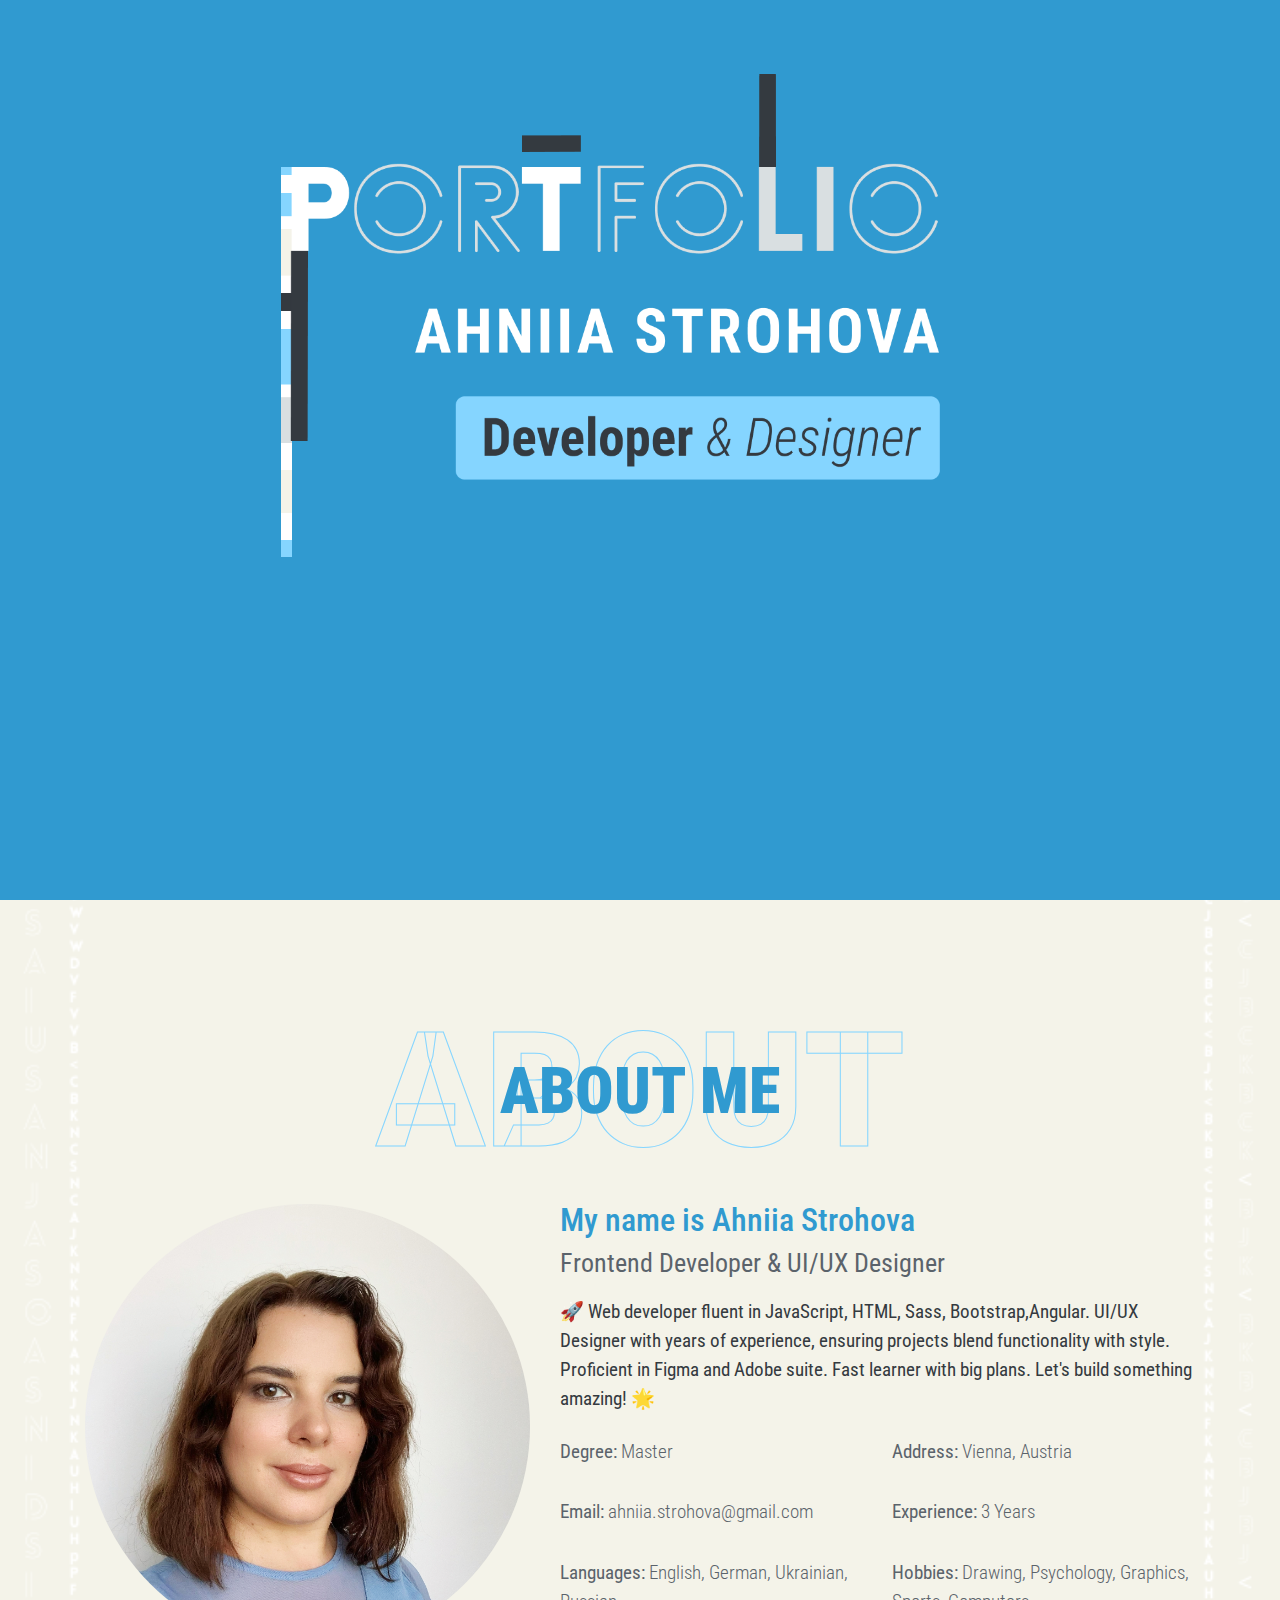
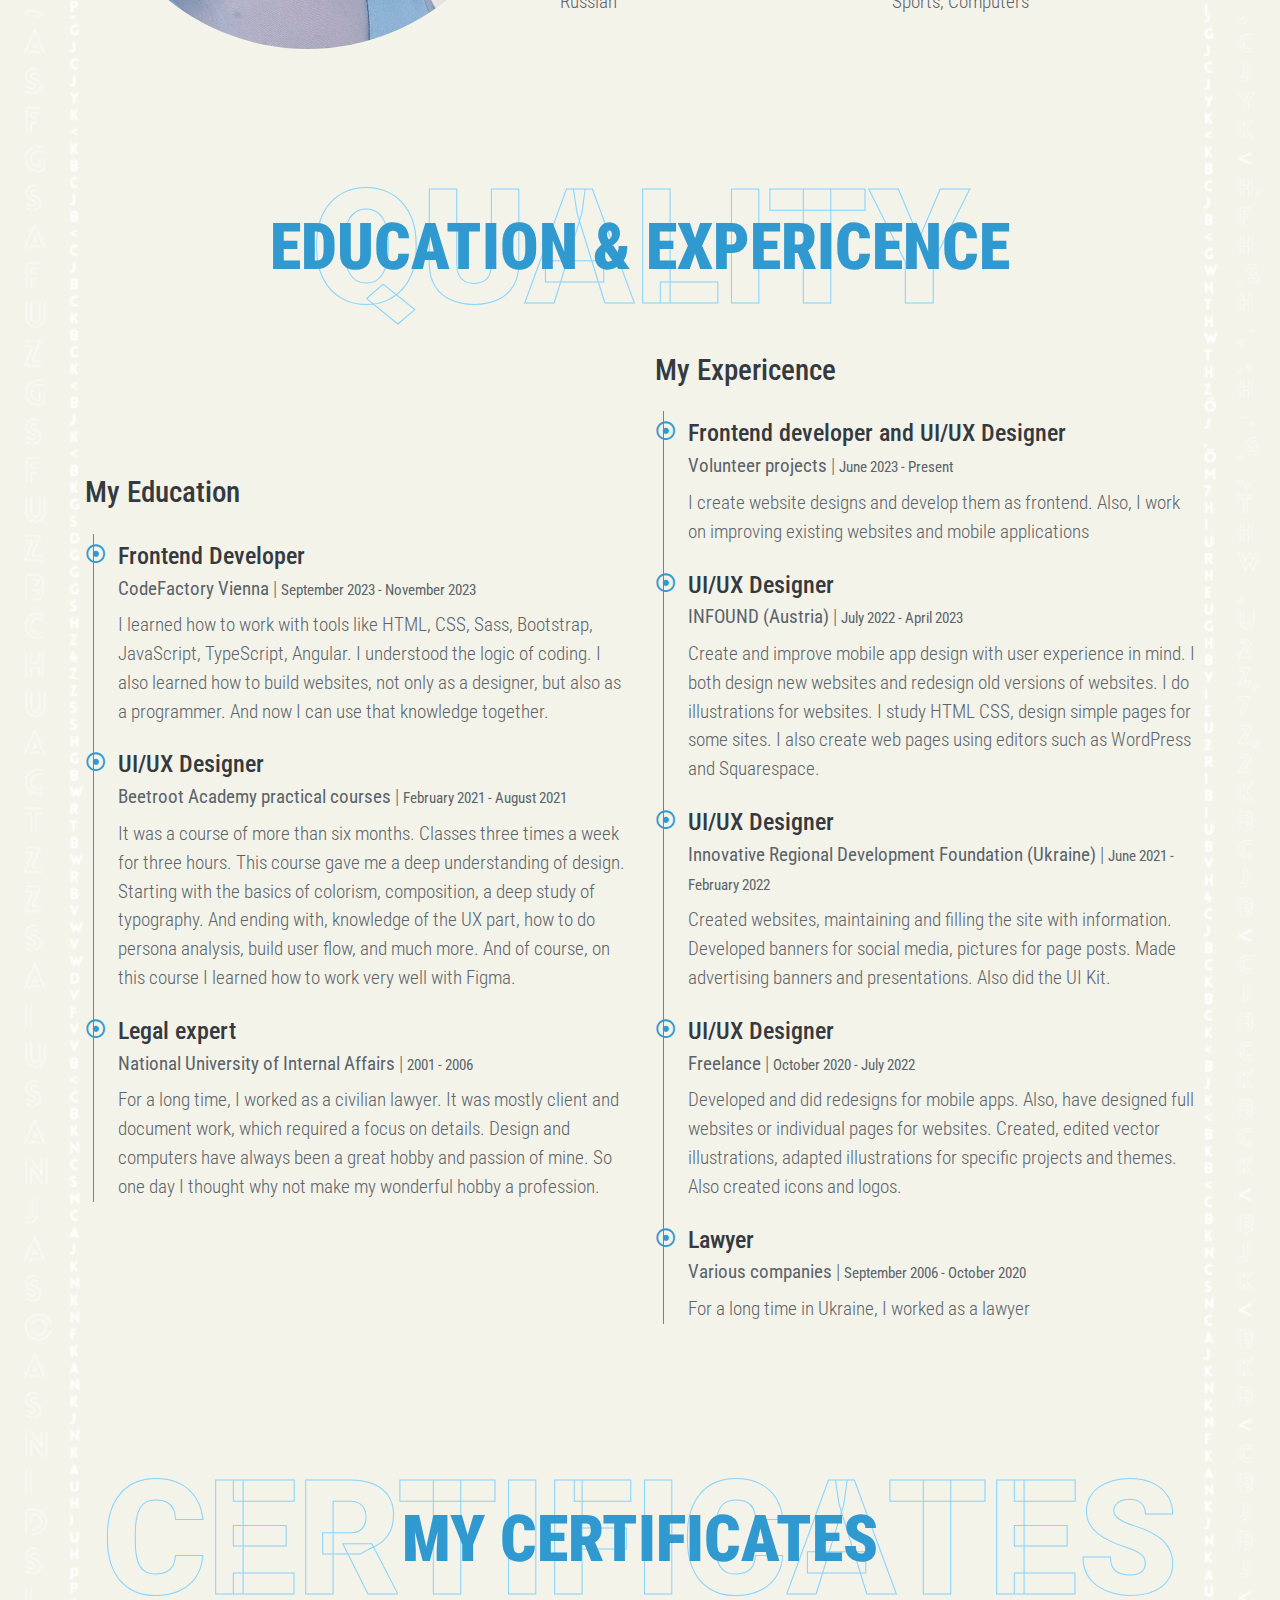
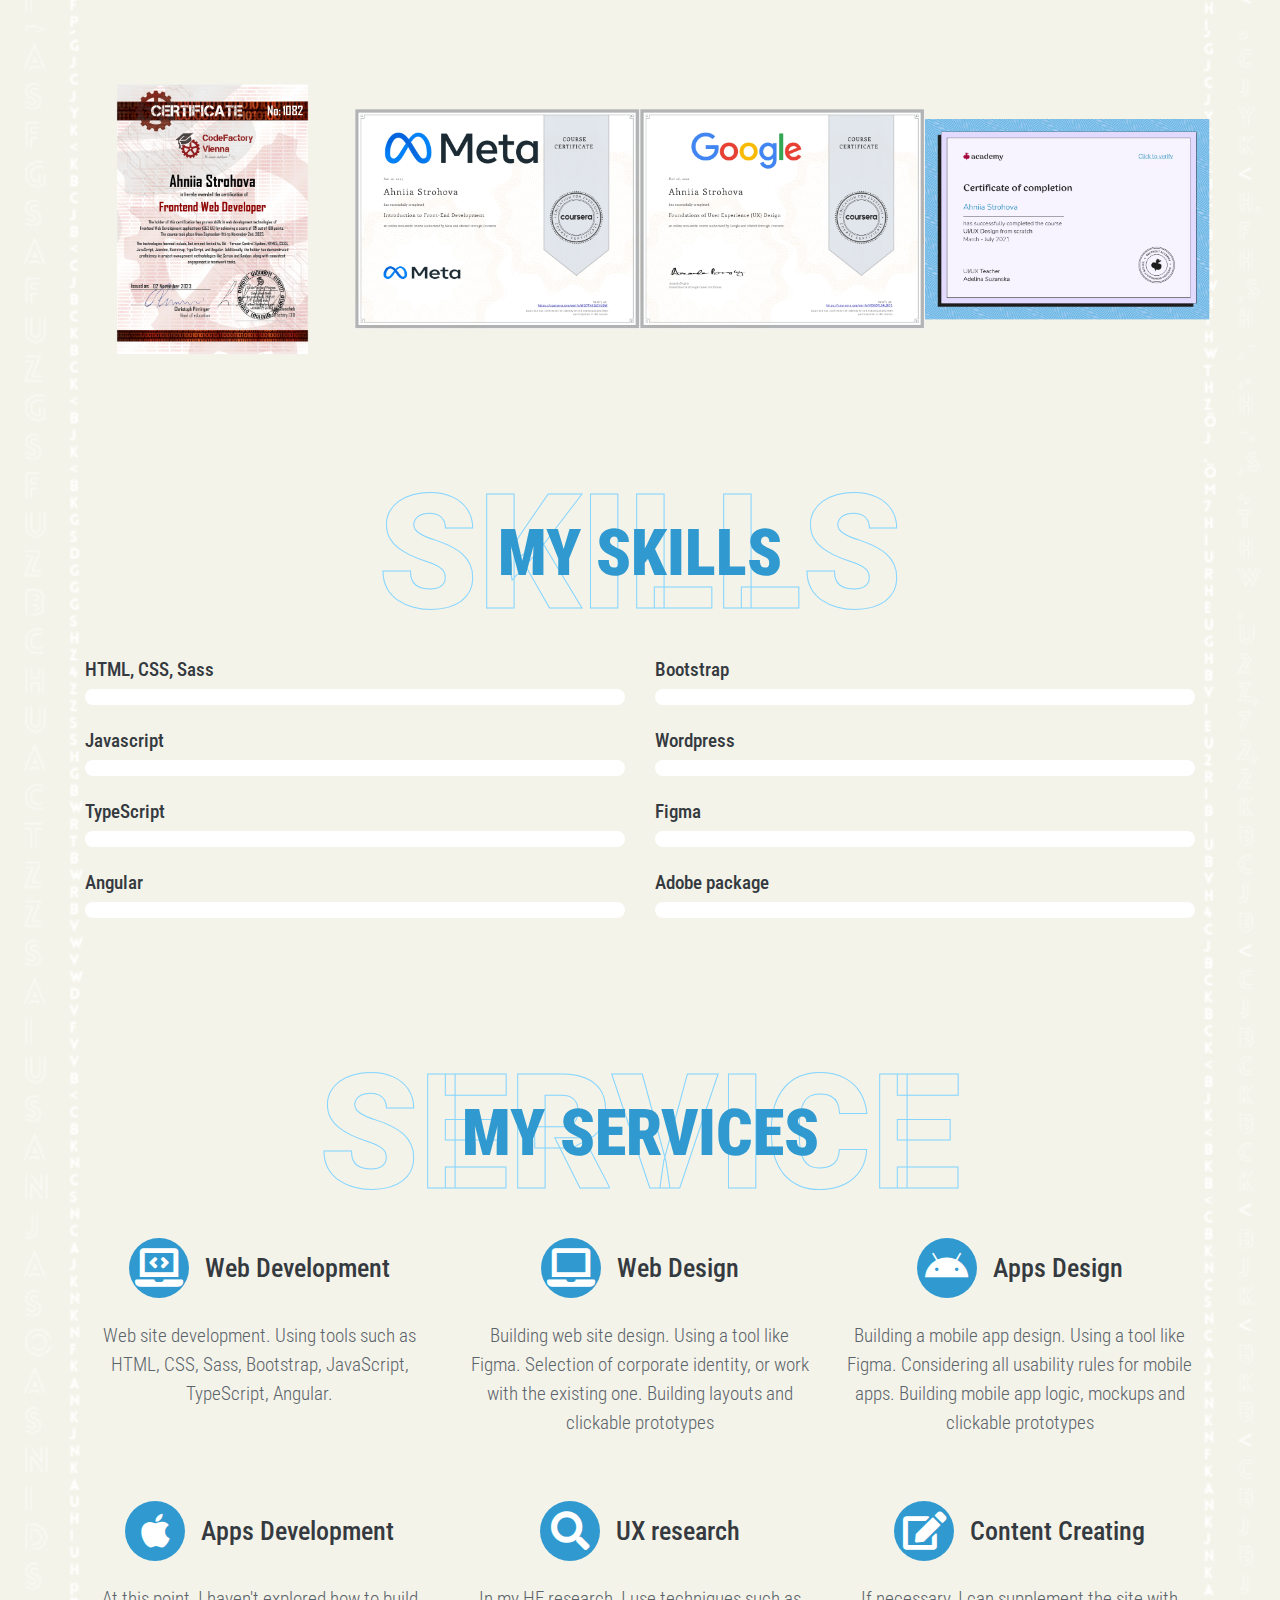
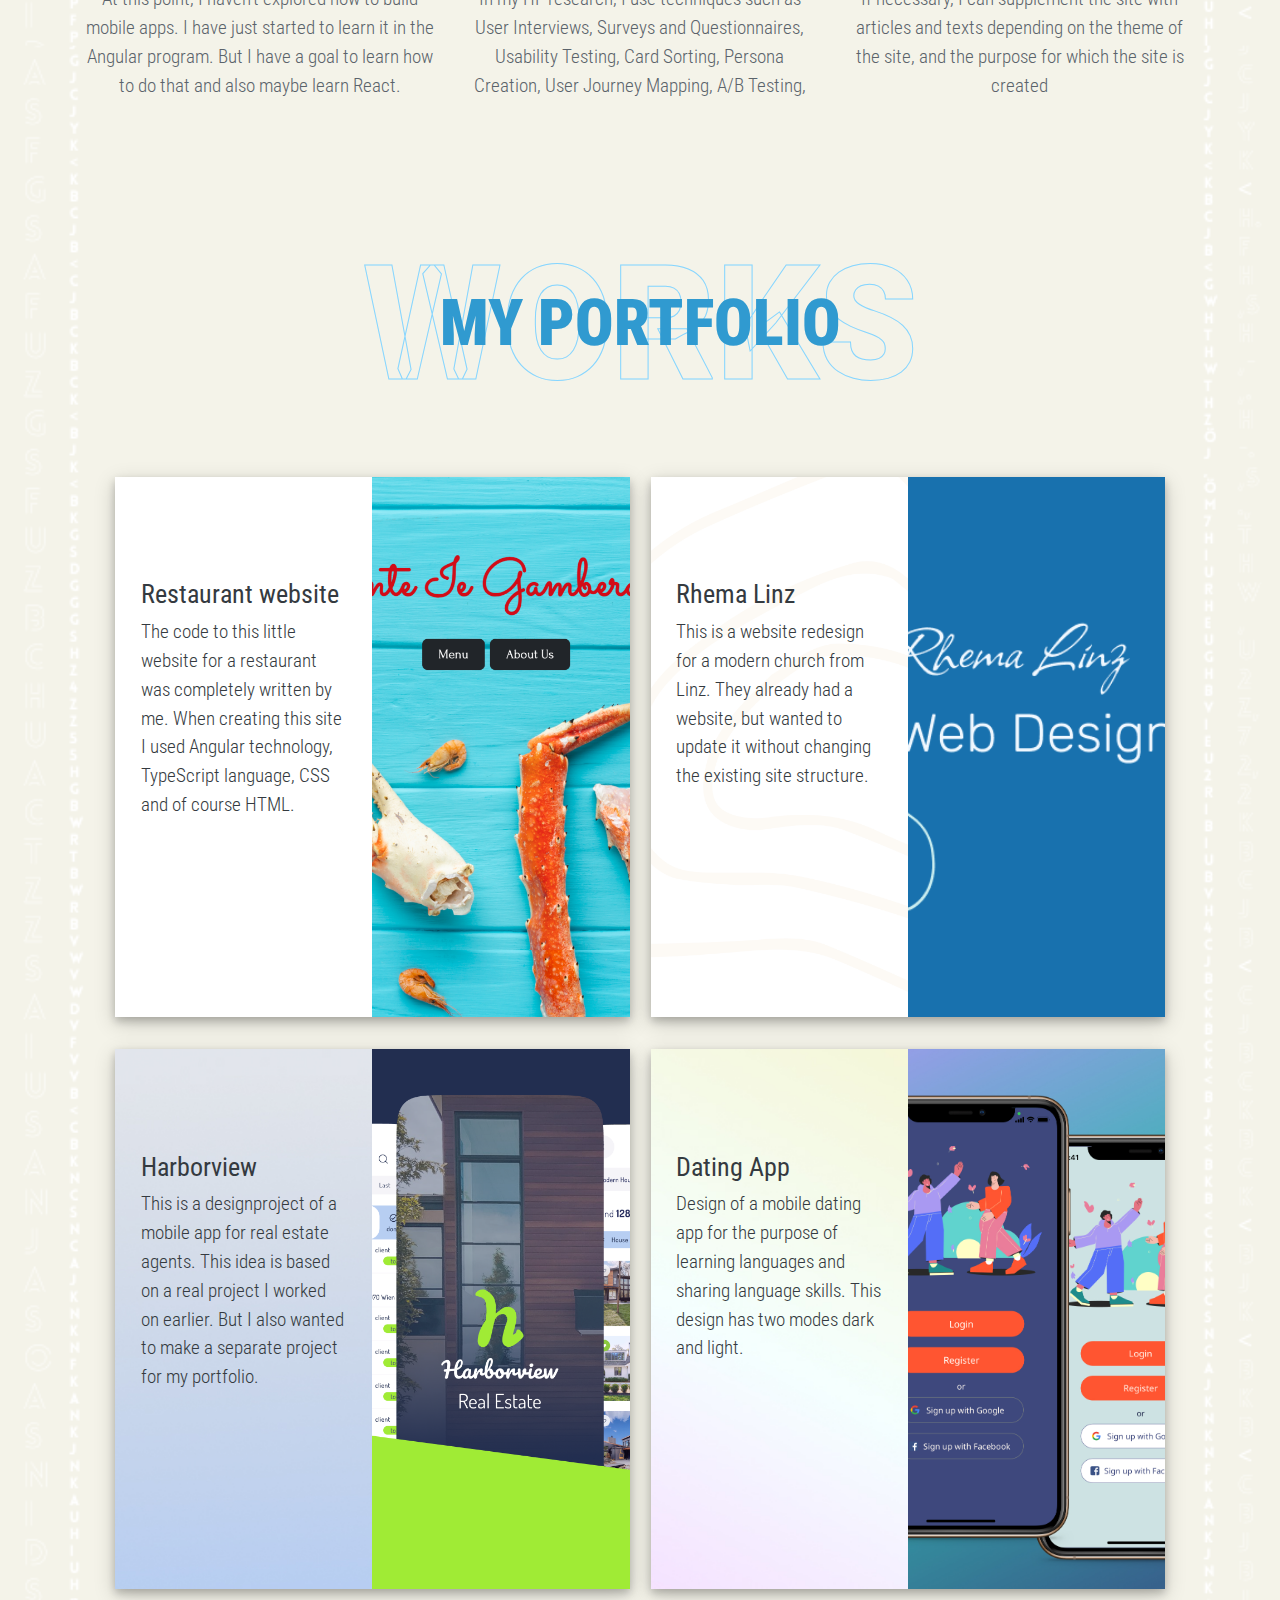
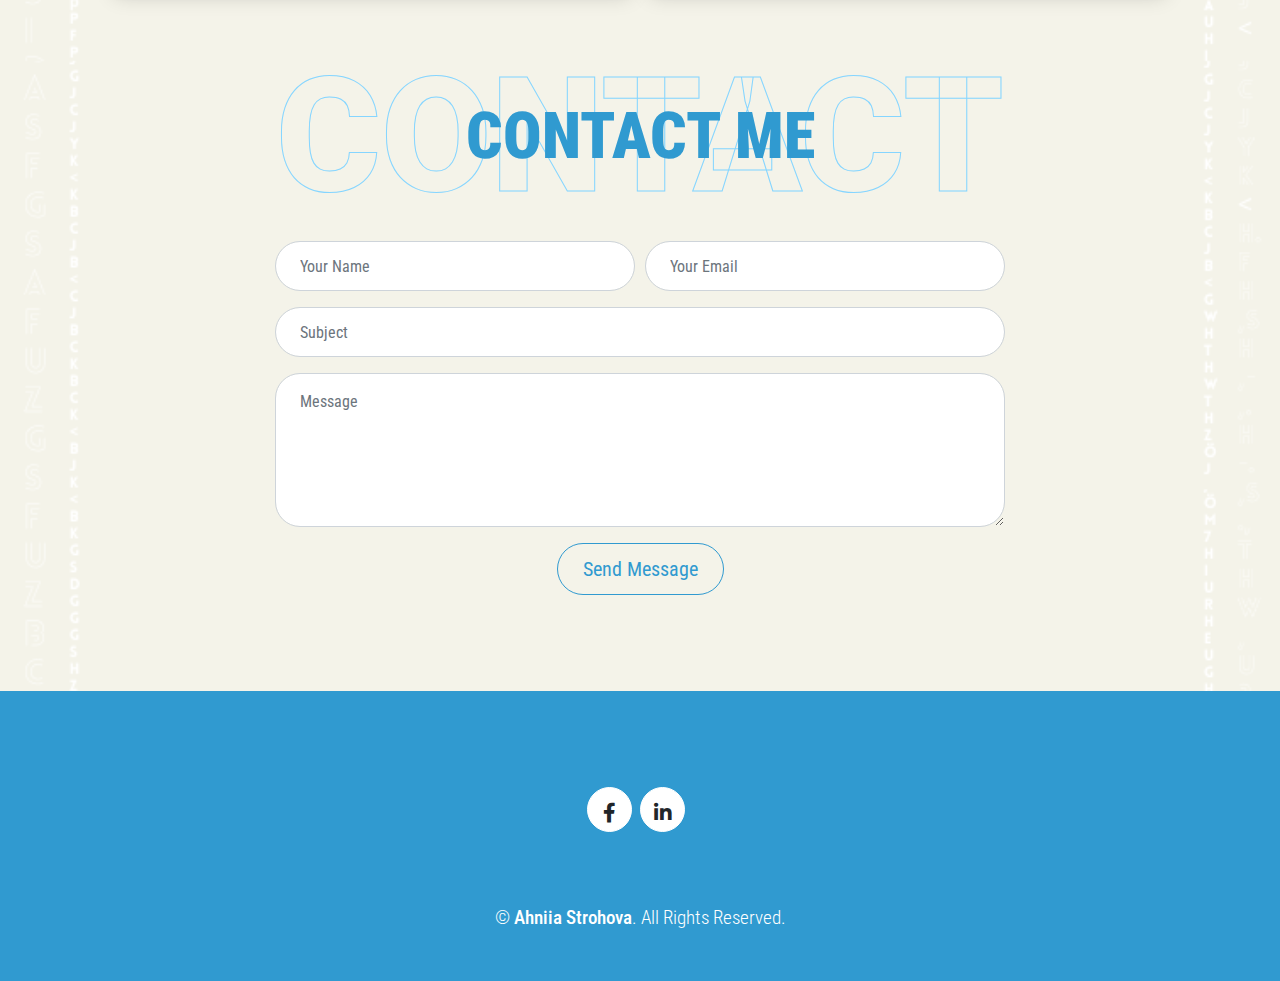
<file: index.html>
<!DOCTYPE html>
<html lang="en">

<head>
    <meta charset="utf-8">
    <title>Ahniia Strohova</title>
    <meta content="width=device-width, initial-scale=1.0" name="viewport">
    <meta content="Developer and designer" name="keywords">
    <meta content="Developer and designer" name="description">

    <!-- Favicon -->
    <link href="img/favicon.ico" rel="icon">

    <!-- Google Web Fonts -->
    <link rel="preconnect" href="https://fonts.gstatic.com">
    <link href="https://fonts.googleapis.com/css2?family=Roboto:wght@300;400;500;700;900&display=swap" rel="stylesheet"> 

    <!-- Font Awesome -->
    <link href="https://cdnjs.cloudflare.com/ajax/libs/font-awesome/5.10.0/css/all.min.css" rel="stylesheet">

    <!-- Font -->
    <link rel="preconnect" href="https://fonts.googleapis.com">
    <link rel="preconnect" href="https://fonts.gstatic.com" crossorigin>
    <link href="https://fonts.googleapis.com/css2?family=Barlow+Semi+Condensed:wght@300;400;700;900&family=Roboto+Condensed:wght@300;400;500;600;700&family=Roboto:wght@900&display=swap" rel="stylesheet">
    
    <!-- Libraries Stylesheet -->
    <link href="lib/owlcarousel/assets/owl.carousel.min.css" rel="stylesheet">
    <link href="lib/lightbox/css/lightbox.min.css" rel="stylesheet">
    <link href="https://cdn.jsdelivr.net/npm/bootstrap@5.3.2/dist/css/bootstrap.min.css" rel="stylesheet" integrity="sha384-T3c6CoIi6uLrA9TneNEoa7RxnatzjcDSCmG1MXxSR1GAsXEV/Dwwykc2MPK8M2HN" crossorigin="anonymous">

    <!-- Customized Bootstrap Stylesheet -->
    <link href="/css/style.css" rel="stylesheet">
</head>

<body   data-spy="scroll" data-target=".navbar" data-offset="51">
    <!-- Navbar Start -->
    <nav class="navbar fixed-top shadow-sm navbar-expand-lg bg-light navbar-light py-3 py-lg-0 px-lg-5">
        <a href="index.html" class="navbar-brand ml-lg-3">
            <img class="logo" src="/img/logo.png" alt="">
        </a>
        <button type="button" class="navbar-toggler" data-toggle="collapse" data-target="#navbarCollapse">
            <span class="navbar-toggler-icon"></span>
        </button>
        <div class="collapse navbar-collapse px-lg-3" id="navbarCollapse">
            <div class="navbar-nav m-auto py-0">
                <a href="#home" class="nav-item nav-link active">Home</a>
                <a href="#about" class="nav-item nav-link">About</a>
                <a href="#qualification" class="nav-item nav-link">Quality</a>
                <a href="#skill" class="nav-item nav-link">Skills</a>
                <a href="#service" class="nav-item nav-link">Service</a>
                <a href="#portfolio" class="nav-item nav-link">Portfolio</a>
                <a href="#contact" class="nav-item nav-link">Contact</a>
            </div>
        </div>
    </nav>
    <!-- Navbar End -->


    <!-- Header Start -->
    <div class="mcont container-fluid bg-primary d-flex align-items-center mb-5 py-5" id="home" style="min-height: 100vh;">
        <div class=" container">
        </div>
    </div>

    <!-- Header End -->


    <!-- About Start -->
    <div class="container-fluid py-5" id="about">
        <div class="container">
            <div class="position-relative d-flex align-items-center justify-content-center">
                <h1 class="display-1 text-uppercase titleText" style="-webkit-text-stroke: 1px #85D5FF;">About</h1>
                <h1 class="position-absolute text-uppercase text-primary titleText01">About Me</h1>
            </div>
            <div class="row align-items-center">
                <div class="col-lg-5 pb-4 pb-lg-0">
                    <img class="img-fluid rounded rounded-circle w-100" src="img/Ahniia_Strohova.jpg" alt="">
                </div>
                <div class="col-lg-7">
                    <span id="myname">My name is Ahniia Strohova</span>
                        <br><p id="greeting">Frontend Developer & UI/UX Designer</p>
                    <p><span id="boldText">
                        🚀 Web developer fluent in JavaScript, HTML, Sass, Bootstrap,Angular. UI/UX Designer with years of experience, ensuring projects blend functionality with style. Proficient in Figma and Adobe suite. Fast learner with big plans. Let's build something amazing! 🌟</p>
                    <div class="row mb-3">
                        <!-- <div class="col-sm-6 py-2"><h6>Name: <span class="text-secondary">Ahniia Strohova</span></h6></div> -->
                        <div class="col-sm-6 py-2"><p><span class="preTitle">Degree:</span> Master</p></div>
                        <div class="col-sm-6 py-2"><p><span class="preTitle">Address: </span>Vienna, Austria</p></div>
                        <!-- <div class="col-sm-6 py-2"><p><span class="preTitle">Phone: </span>+43 677 64739003</p></div> -->
                        <!-- <div class="col-sm-6 py-2"><p><span class="preTitle">Freelance: </span>Available</p></div> -->
                        <div class="col-sm-6 py-2"><p><span class="preTitle">Email: </span>ahniia.strohova@gmail.com</p></div>
                        <div class="col-sm-6 py-2"><p><span class="preTitle">Experience: </span>3 Years</p></div>
                        <div class="col-sm-6 py-2"><p><span class="preTitle">Languages: </span>English, German, Ukrainian, Russian </p></div>
                        <div class="col-sm-6 py-2"><p><span class="preTitle">Hobbies: </span>Drawing, Psychology, Graphics, Sports, Computers </p></div> 
                    </div>
                </div>
            </div>
        </div>
    </div>
    <!-- About End -->


    <!-- Qualification Start -->
    <div class="container-fluid py-5" id="qualification">
        <div class="container">
            <div class="position-relative d-flex align-items-center justify-content-center">
                <h1 class="display-1 text-uppercase titleText" style="-webkit-text-stroke: 1px #85D5FF;">Quality</h1>
                <h1 class="position-absolute text-uppercase text-primary titleText01">Education & Expericence</h1>
            </div>
            <div class="row align-items-center">
                <div class="col-lg-6">
                    <h3 class="mb-4">My Education</h3>
                    <div class="border-left border-primary pt-2 pl-4 ml-2">
                        <div class="position-relative mb-4">
                            <i class="far fa-dot-circle text-primary position-absolute" style="top: 2px; left: -32px;"></i>
                            <h5 class="font-weight-bold mb-1">Frontend Developer</h5>
                            <p class="mb-2"><strong>CodeFactory Vienna</strong> | <small>September 2023 - November 2023</small></p>
                            <p>I learned how to work with tools like HTML, CSS, Sass, Bootstrap, JavaScript, TypeScript, Angular. I understood the logic of coding. I also learned how to build websites, not only as a designer, but also as a programmer. And now I can use that knowledge together. </p>
                        </div>
                        <div class="position-relative mb-4">
                            <i class="far fa-dot-circle text-primary position-absolute" style="top: 2px; left: -32px;"></i>
                            <h5 class="font-weight-bold mb-1">UI/UX Designer</h5>
                            <p class="mb-2"><strong>Beetroot Academy practical courses
                            </strong> | <small>February 2021 - August 2021</small></p>
                            <p>It was a course of more than six months. Classes three times a week for three hours. This course gave me a deep understanding of design. Starting with the basics of colorism, composition, a deep study of typography. And ending with, knowledge of the UX part, how to do persona analysis, build user flow, and much more. And of course, on this course I learned how to work very well with Figma. </p>
                        </div>
                        <div class="position-relative mb-4">
                            <i class="far fa-dot-circle text-primary position-absolute" style="top: 2px; left: -32px;"></i>
                            <h5 class="font-weight-bold mb-1">Legal expert</h5>
                            <p class="mb-2"><strong>National University 
                                of Internal Affairs</strong> | <small>2001 - 2006</small></p>
                            <p>For a long time, I worked as a civilian lawyer. It was mostly client and document work, which required a focus on details. Design and computers have always been a great hobby and passion of mine. So one day I thought why not make my wonderful hobby a profession. </p>
                        </div>
                    </div>
                </div>
                <div class="col-lg-6">
                    <h3 class="mb-4">My Expericence</h3>
                    <div class="border-left border-primary pt-2 pl-4 ml-2">
                        <div class="position-relative mb-4">
                            <i class="far fa-dot-circle text-primary position-absolute" style="top: 2px; left: -32px;"></i>
                            <h5 class="font-weight-bold mb-1">Frontend developer and UI/UX Designer</h5>
                            <p class="mb-2"><strong>Volunteer projects</strong> | <small>June 2023 - Present </small></p>
                            <p>I create website designs and develop them as frontend. Also, I work on improving existing websites and mobile applications</p>
                        </div>
                        <div class="position-relative mb-4">
                            <i class="far fa-dot-circle text-primary position-absolute" style="top: 2px; left: -32px;"></i>
                            <h5 class="font-weight-bold mb-1">UI/UX Designer</h5>
                            <p class="mb-2"><strong>INFOUND (Austria)</strong> | <small>July 2022 - April 2023 </small></p>
                            <p>Create and improve mobile app design with user experience in mind. I both design new websites and redesign old versions of websites. I do illustrations for websites. I study HTML CSS, design simple pages for some sites. I also create web pages using editors such as WordPress and Squarespace.</p>
                        </div>
                        <div class="position-relative mb-4">
                            <i class="far fa-dot-circle text-primary position-absolute" style="top: 2px; left: -32px;"></i>
                            <h5 class="font-weight-bold mb-1">UI/UX Designer</h5>
                            <p class="mb-2"><strong>Innovative Regional Development Foundation (Ukraine)</strong> | <small>June 2021 - February 2022</small></p>
                            <p>Created websites, maintaining and filling the site with information. Developed banners for social media, pictures for page posts. Made advertising banners and presentations. Also did the UI Kit.</p>
                        </div>
                        <div class="position-relative mb-4">
                            <i class="far fa-dot-circle text-primary position-absolute" style="top: 2px; left: -32px;"></i>
                            <h5 class="font-weight-bold mb-1">UI/UX Designer</h5>
                            <p class="mb-2"><strong>Freelance</strong> | <small>October 2020 - July 2022</small></p>
                            <p>Developed and did redesigns for mobile apps. Also, have designed full websites or individual pages for websites. Created, edited vector illustrations, adapted illustrations for specific projects and themes. Also created icons and logos.</p>
                        </div>
                        <div class="position-relative mb-4">
                            <i class="far fa-dot-circle text-primary position-absolute" style="top: 2px; left: -32px;"></i>
                            <h5 class="font-weight-bold mb-1">Lawyer</h5>
                            <p class="mb-2"><strong>Various companies</strong> | <small>September 2006 - October 2020</small></p>
                            <p>For a long time in Ukraine, I worked as a lawyer</p>
                        </div>
                    </div>
                </div>
            </div>
        </div>
    </div>
    <!-- Qualification End -->


    <!-- certificate start-->

    <div class="container-fluid pt-5 pb-3">
        <div class="container">
            <div class="position-relative d-flex align-items-center justify-content-center">
                <h1 class="display-1 text-uppercase titleText" style="-webkit-text-stroke: 1px #85D5FF;">Certificates</h1>
                <h1 class="position-absolute text-uppercase text-primary titleText01">My Certificates</h1>
            </div>
            
            <div id="gallery-lightbox" class="row" data-toggle="modal" data-target="#exampleModal">
                <div class="col-6 col-md-4 col-lg-3 p-0">
                  <img class="w-100" src="img/cer01.png" alt="First slide" data-target="#carouselExample" data-slide-to="0">
                </div>
                <div class="col-6 col-md-4 col-lg-3 p-0">
                  <img class="w-100" src="img/cer02.png" alt="First slide" data-target="#carouselExample" data-slide-to="1">
                </div>
                <div class="col-6 col-md-4 col-lg-3 p-0">
                  <img class="w-100" src="img/cer03.png" alt="First slide" data-target="#carouselExample" data-slide-to="2">
                </div>
                <div class="col-6 col-md-4 col-lg-3 p-0">
                  <img class="w-100" src="img/cer04.png" alt="First slide" data-target="#carouselExample" data-slide-to="3">
                </div>
              </div>
              
              
              <div class="modal" id="exampleModal" tabindex="-1" role="dialog" aria-hidden="true">
                <button type="button" class="close m-0 p-3 text-dark position-absolute right-0" data-dismiss="modal" aria-label="Close">
                        <span aria-hidden="true">&times;</span>
                      </button>
                <div class="modal-dialog modal-lg" role="document">
                  <div class="modal-content bg-transparent">
                    <div class="modal-body p-0">
                      <div id="carouselExample" class="carousel slide carousel-fade" data-ride="false">
                          <div class="carousel-item active">
                            <img class="d-block w-100" src="img/1082_StrohovaFECert_page-0001.jpg" alt="First slide">
                          </div>
                          <div class="carousel-item">
                            <img class="d-block w-100" src="img/Coursera WG7T4XGGYU8W_page-0001.jpg" alt="Second slide">
                          </div>
                          <div class="carousel-item">
                            <img class="d-block w-100" src="img/Coursera VQKQFL94LBQ3_page-0001.jpg" alt="Third slide">
                          </div>
                          <div class="carousel-item">
                            <img class="d-block w-100" src="img/BeetrootAcademyCertificate_page-0001.jpg" alt="Fourth slide">
                          </div>
                        </div>
                        <a class="carousel-control-prev" href="#carouselExample" role="button" data-slide="prev">
                          <span class="carousel-control-prev-icon" aria-hidden="true"></span>
                          <span class="sr-only">Previous</span>
                        </a>
                        <a class="carousel-control-next  text-dark " href="#carouselExample" role="button" data-slide="next">
                          <span class="carousel-control-next-icon" aria-hidden="true"></span>
                          <span class="sr-only">Next</span>
                        </a>
                      </div>
                    </div>
                  </div>
                </div>
        </div>    
    </div>


  
    <!-- certificate end -->

    <!-- Skill Start -->
    <div class="container-fluid py-5" id="skill">
        <div class="container">
            <div class="position-relative d-flex align-items-center justify-content-center">
                <h1 class="display-1 text-uppercase titleText" style="-webkit-text-stroke: 1px #85D5FF;">Skills</h1>
                <h1 class="position-absolute text-uppercase text-primary titleText01">My Skills</h1>
            </div>
            <div class="row align-items-center">
                <div class="col-md-6">
                    <div class="skill mb-4">
                        <div class="d-flex justify-content-between">
                            <h6 class="font-weight-bold">HTML, CSS, Sass</h6>
                            <!-- <h6 class="font-weight-bold">95%</h6> -->
                        </div>
                        <div class="progress">
                            <div class="progress-bar bg-primary" role="progressbar" aria-valuenow="90" aria-valuemin="0" aria-valuemax="100"></div>
                        </div>
                    </div>
                    <div class="skill mb-4">
                        <div class="d-flex justify-content-between">
                            <h6 class="font-weight-bold">Javascript</h6>
                            <!-- <h6 class="font-weight-bold">85%</h6> -->
                        </div>
                        <div class="progress">
                            <div class="progress-bar bg-warning" role="progressbar" aria-valuenow="55" aria-valuemin="0" aria-valuemax="100"></div>
                        </div>
                    </div>
                    <div class="skill mb-4">
                        <div class="d-flex justify-content-between">
                            <h6 class="font-weight-bold">TypeScript</h6>
                            <!-- <h6 class="font-weight-bold">90%</h6> -->
                        </div>
                        <div class="progress">
                            <div class="progress-bar bg-teal" role="progressbar" aria-valuenow="60" aria-valuemin="0" aria-valuemax="100"></div>
                        </div>
                    </div>
                    <div class="skill mb-4">
                        <div class="d-flex justify-content-between">
                            <h6 class="font-weight-bold">Angular</h6>
                            <!-- <h6 class="font-weight-bold">90%</h6> -->
                        </div>
                        <div class="progress">
                            <div class="progress-bar bg-danger" role="progressbar" aria-valuenow="70" aria-valuemin="0" aria-valuemax="100"></div>
                        </div>
                    </div>
                </div>
                <div class="col-md-6">
                    <div class="skill mb-4">
                        <div class="d-flex justify-content-between">
                            <h6 class="font-weight-bold">Bootstrap</h6>
                            <!-- <h6 class="font-weight-bold">90%</h6> -->
                        </div>
                        <div class="progress">
                            <div class="progress-bar bg-success" role="progressbar" aria-valuenow="75" aria-valuemin="0" aria-valuemax="100"></div>
                        </div>
                    </div>
                    <div class="skill mb-4">
                        <div class="d-flex justify-content-between">
                            <h6 class="font-weight-bold">Wordpress</h6>
                            <!-- <h6 class="font-weight-bold">95%</h6> -->
                        </div>
                        <div class="progress">
                            <div class="progress-bar bg-dark" role="progressbar" aria-valuenow="80" aria-valuemin="0" aria-valuemax="100"></div>
                        </div>
                    </div>
                    <div class="skill mb-4">
                        <div class="d-flex justify-content-between">
                            <h6 class="font-weight-bold">Figma</h6>
                            <!-- <h6 class="font-weight-bold">85%</h6> -->
                        </div>
                        <div class="progress">
                            <div class="progress-bar bg-info" role="progressbar" aria-valuenow="100" aria-valuemin="0" aria-valuemax="100"></div>
                        </div>
                    </div>
                    <div class="skill mb-4">
                        <div class="d-flex justify-content-between">
                            <h6 class="font-weight-bold">Adobe package</h6>
                            <!-- <h6 class="font-weight-bold">85%</h6> -->
                        </div>
                        <div class="progress">
                            <div class="progress-bar bg-warning" role="progressbar" aria-valuenow="85" aria-valuemin="0" aria-valuemax="100"></div>
                        </div>
                    </div>
                    
                </div>
            </div>
        </div>
    </div>
    <!-- Skill End -->


    <!-- Services Start -->
    <div class="container-fluid pt-5" id="service">
        <div class="container">
            <div class="position-relative d-flex align-items-center justify-content-center">
                <h1 class="display-1 text-uppercase titleText" style="-webkit-text-stroke: 1px #85D5FF;">Service</h1>
                <h1 class="position-absolute text-uppercase text-primary titleText01">My Services</h1>
            </div>
            <div class="row pb-3">
                <div class="col-lg-4 col-md-6 text-center mb-5">
                    <div class="d-flex align-items-center justify-content-center mb-4">
                        <i class="fa fa-2x fa-laptop-code service-icon bg-primary text-white mr-3"></i>
                        <h4 class="font-weight-bold m-0">Web Development</h4>
                    </div>
                    <p>Web site development. Using tools such as HTML, CSS, Sass, Bootstrap, JavaScript, TypeScript, Angular. </p>
                </div>
                <div class="col-lg-4 col-md-6 text-center mb-5">
                    <div class="d-flex align-items-center justify-content-center mb-4">
                        <i class="fa fa-2x fa-laptop service-icon bg-primary text-white mr-3"></i>
                        <h4 class="font-weight-bold m-0">Web Design</h4>
                    </div>
                    <p>Building web site design. Using a tool like Figma. Selection of corporate identity, or work with the existing one. Building layouts and clickable prototypes</p>
                </div>
               
                <div class="col-lg-4 col-md-6 text-center mb-5">
                    <div class="d-flex align-items-center justify-content-center mb-4">
                        <i class="fab fa-2x fa-android service-icon bg-primary text-white mr-3"></i>
                        <h4 class="font-weight-bold m-0">Apps Design</h4>
                    </div>
                    <p>Building a mobile app design. Using a tool like Figma. Considering all usability rules for mobile apps. Building mobile app logic, mockups and clickable prototypes</p>
                </div>
                <div class="col-lg-4 col-md-6 text-center mb-5">
                    <div class="d-flex align-items-center justify-content-center mb-4">
                        <i class="fab fa-2x fa-apple service-icon bg-primary text-white mr-3"></i>
                        <h4 class="font-weight-bold m-0">Apps Development</h4>
                    </div>
                    <p>At this point, I haven't explored how to build mobile apps. I have just started to learn it in the Angular program. But I have a goal to learn how to do that and also maybe learn React.</p>
                </div>
                <div class="col-lg-4 col-md-6 text-center mb-5">
                    <div class="d-flex align-items-center justify-content-center mb-4">
                        <i class="fa fa-2x fa-search service-icon bg-primary text-white mr-3"></i>
                        <h4 class="font-weight-bold m-0">UX research </h4>
                    </div>
                    <p>In my HF research, I use techniques such as User Interviews, Surveys and Questionnaires, Usability Testing, Card Sorting, Persona Creation, User Journey Mapping, A/B Testing,  </p>
                </div>
                <div class="col-lg-4 col-md-6 text-center mb-5">
                    <div class="d-flex align-items-center justify-content-center mb-4">
                        <i class="fa fa-2x fa-edit service-icon bg-primary text-white mr-3"></i>
                        <h4 class="font-weight-bold m-0">Content Creating</h4>
                    </div>
                    <p>If necessary, I can supplement the site with articles and texts depending on the theme of the site, and the purpose for which the site is created</p>
                </div>
            </div>
        </div>
    </div>
    <!-- Services End -->


    <!-- Portfolio Start -->
    <div class="container-fluid pt-5 pb-3" id="portfolio">
        <div class="container">
            <div class="position-relative d-flex align-items-center justify-content-center">
                <h1 class="display-1 text-uppercase titleText" style="-webkit-text-stroke: 1px #85D5FF;">WORKS</h1>
                <h1 class="position-absolute text-uppercase text-primary titleText01">My Portfolio</h1>
            </div> 
                    

    <div class="container-fluid pt-5" id="portfolio">
        <div class="container">
            <div id="grid02">
                <a href="/ristorantePage/ristorante.html" target="_blank">
                    <div class="tab12 serv">
                        <div class="tab3" id="ristoran">
                            <article>
                            <h4>Restaurant website</h4>
                            <p>
                                The code to this little website for a restaurant was completely written by me. When creating this site I used Angular technology, TypeScript  language, CSS and of course HTML. 
                            </p>
                            </article>
                        </div>
                        
                        <div class="tab3" id="ristoranteCover">
                            <article>
                         
                            </article>
                        </div>
                    </div>
                </a> 
            <a href="rhema/rhema.html" target="_blank">
                <div class="tab12 serv">
                    <div class="tab3 rhema">
                        <article>
                        <h4>Rhema Linz</h4>
                        <p>
                            This is a website redesign for a modern church from Linz. They already had a website, but wanted to update it without changing the existing site structure.
                        </p>
                        </article>
                    </div>
                    
                    <div class="tab3 rhemCover">
                        <article>
                        <!-- <h1>Titulo do Post</h1>
                        <p>
                            Descrição completa do post
                            asiofuaspfaspfagsfa´spfahsfpaksfapsfjpasfça
                        </p> -->
                        </article>
                    </div>
                </div>
            </a> 
            <a href="harborview/harborview.html" target="_blank">
                <div class="tab12 serv ">
                        <div class="tab3 harb">
                            <article>
                            <h4>Harborview</h4>
                            <p>
                                This is a designproject of a mobile app for real estate agents. This idea is based on a real project I worked on earlier. But I also wanted to make a separate project for my portfolio. 
                            </p>
                            </article>
                        </div>
                    
                        <div class="tab3 harbCover">
                            <article>
                            
                            </article>
                        </div>
                </div>
            </a> 
            
            <a href="/dating app/datingApp.html" target="_blank">
                <div class="tab12 serv ">
                        <div class="tab3 datingApp">
                            <article class="article">
                            <h4>Dating App</h4>
                            <p>
                                Design of a mobile dating app for the purpose of learning languages and sharing language skills. This design has two modes dark and light. 
                            </p>
                            </article>
                        </div>
                    
                        <div class="tab3 dattingCover">
                            <article class="article">
                            
                            </article>
                        </div>
                </div>
            </a> 
            </div>
        </div>
    </div>
    </div>
    </div>
     

    <!-- my portfolio end -->



    <!-- Contact Start -->
    <div class="container-fluid py-5" id="contact">
        <div class="container">
            <div class="position-relative d-flex align-items-center justify-content-center">
                <h1 class="display-1 text-uppercase titleText" style="-webkit-text-stroke: 1px #85D5FF;">Contact</h1>
                <h1 class="position-absolute text-uppercase text-primary titleText01">Contact Me</h1>
            </div>
            <div class="row justify-content-center">
                <div class="col-lg-8">
                    <div class="contact-form text-center">
                        <div id="success"></div>
                        <form name="sentMessage" id="contactForm" novalidate="novalidate">
                            <div class="form-row">
                                <div class="control-group col-sm-6">
                                    <input type="text" class="form-control p-4" id="name" placeholder="Your Name"
                                        required="required" data-validation-required-message="Please enter your name" />
                                    <p class="help-block text-danger"></p>
                                </div>
                                <div class="control-group col-sm-6">
                                    <input type="email" class="form-control p-4" id="email" placeholder="Your Email"
                                        required="required" data-validation-required-message="Please enter your email" />
                                    <p class="help-block text-danger"></p>
                                </div>
                            </div>
                            <div class="control-group">
                                <input type="text" class="form-control p-4" id="subject" placeholder="Subject"
                                    required="required" data-validation-required-message="Please enter a subject" />
                                <p class="help-block text-danger"></p>
                            </div>
                            <div class="control-group">
                                <textarea class="form-control py-3 px-4" rows="5" id="message" placeholder="Message"
                                    required="required"
                                    data-validation-required-message="Please enter your message"></textarea>
                                <p class="help-block text-danger"></p>
                            </div>
                            <div>
                                <button class="btn btn-outline-primary" type="submit" id="sendMessageButton">Send
                                    Message</button>
                            </div>
                        </form>
                    </div>
                </div>
            </div>
        </div>
    </div>
   
    <!-- Contact End -->


    <!-- Footer Start -->
    <div class="container-fluid bg-primary text-white mt-5 py-5 px-sm-3 px-md-5">
        <div class="container text-center py-5">
            <div class="d-flex justify-content-center mb-4">
                <a class="btn btn-light btn-social mr-2" href="https://www.facebook.com/ahniiastrohova/" target="_blank"><i class="fab fa-facebook-f"></i></a>
                <a class="btn btn-light btn-social mr-2" href="https://www.linkedin.com/in/ahniia-strohova/" target="_blank"><i class="fab fa-linkedin-in"></i></a>
            </div>
        </div> 
            <div class="copywtiting">
            <p class="m-0">&copy; <a class="text-white font-weight-bold" href="#">Ahniia Strohova</a>. All Rights Reserved. 
            </p>
            </div>
    </div>
    <!-- Footer End -->



    <!-- Back to Top -->
    <a href="#" class="btn btn-outline-dark px-0 back-to-top"><i class="fa fa-angle-double-up"></i></a>



    <script src="https://cdn.jsdelivr.net/npm/bootstrap@5.3.2/dist/js/bootstrap.bundle.min.js" integrity="sha384-C6RzsynM9kWDrMNeT87bh95OGNyZPhcTNXj1NW7RuBCsyN/o0jlpcV8Qyq46cDfL" crossorigin="anonymous"></script>


    <!-- JavaScript Libraries -->
    <script src="https://code.jquery.com/jquery-3.4.1.min.js"></script>
    <script src="https://stackpath.bootstrapcdn.com/bootstrap/4.4.1/js/bootstrap.bundle.min.js"></script>
    <script src="lib/typed/typed.min.js"></script>
    <script src="lib/easing/easing.min.js"></script>
    <script src="lib/waypoints/waypoints.min.js"></script>
    <script src="lib/owlcarousel/owl.carousel.min.js"></script>
    <script src="lib/isotope/isotope.pkgd.min.js"></script>
    <script src="lib/lightbox/js/lightbox.min.js"></script>

    <!-- Contact Javascript File -->
    <script src="mail/jqBootstrapValidation.min.js"></script>
    <script src="mail/contact.js"></script>

    <!-- Template Javascript -->
    <script src="js/main.js"></script>

</body>

</html>
</file>
<file: css/style.css>
:root {
  --blue: #007bff;
  --indigo: #6610f2;
  --purple: #6f42c1;
  --pink: #e83e8c;
  --red: #dc3545;
  --orange: #fd7e14;
  --yellow: #ffc107;
  --green: #28a745;
  --teal: #20c997;
  --cyan: #17a2b8;
  --white: #fff;
  --gray: #6c757d;
  --gray-dark: #343a40;
  --primary: #45AADE;
  --secondary: #6c757d;
  --success: #28a745;
  --info: #17a2b8;
  --warning: #ffc107;
  --danger: #dc3545;
  --light: #ffffff;
  --dark: #343a40;
  --breakpoint-xs: 0;
  --breakpoint-sm: 576px;
  --breakpoint-md: 768px;
  --breakpoint-lg: 992px;
  --breakpoint-xl: 1200px;
  --font-family-sans-serif: "Roboto Condensed", sans-serif;
  --font-family-monospace: SFMono-Regular, Menlo, Monaco, Consolas, "Liberation Mono", "Courier New", monospace;
}

*,
*::before,
*::after {
  box-sizing: border-box;
}

html {
  font-family: sans-serif;
  line-height: 1.15;
  -webkit-text-size-adjust: 100%;
  -webkit-tap-highlight-color: rgba(0, 0, 0, 0);
}

article, aside, figcaption, figure, footer, header, hgroup, main, nav, section {
  display: block;
}


body {
  margin: 0;
  font-family: 'Roboto Condensed', sans-serif;
  font-size: 1.2rem;
  font-weight: 300;
  line-height: 1.5;
  color: #5B636B;
  text-align: left;
  background-color: #F4F3E9;
  background-image: url('/img/backg01.png'), url('/img/backg02.png');
  background-attachment: fixed, scroll;
  background-size: 100%;
}


.modal button.close {
  right: 0;
  outline: 0;
}
  
#gallery-lightbox img {
  height: 350px;
  object-fit: cover;
  cursor: pointer;
}

#gallery-lightbox img:hover {
  opacity: 0.9;
  transition: 0.5s ease-out;
}

.titleText {
  color: #F4F3E9;
  font-family: 'Roboto', sans-serif;
  font-weight: 900;
  
}

.mainText {
  color: #F4F3E9 ;
}

.mcont {
  background-image: url('/img/laeyrBlue02.png'), url('/img/laeyr01.png');
  background-repeat: no-repeat, no-repeat;
  background-attachment: scroll, fixed;
  background-size: 100%, 100%;
  background-position-x: center;
  background-position-y: top, top;
}

#animPort {
  width: 100%;
}

/* my portfolio start */

.tab12{
  display:block;
   width:100%; 
    box-shadow: 0 4px 8px 0 rgba(0, 0, 0, 0.2), 0 6px 20px 0 rgba(0, 0, 0, 0.19);
    margin-bottom: 2%;
}
.tab3{
  display:block; 
  width:50%;
  
}


.serv{
  height:60vh;
  background:#111;
}



.serv div{
  display:inline-block;
  float:left;
  height:100%;
  background-size:cover;
  background-position:center;
  transition:all 500ms ease-in;
}

#ristoranteCover {
  background-image: url("/img/ristorante/cover.png");
}

#ristoran {
  background-color: white;
}

.rhema{  
  background-image: url("/img/rhema/cover02.png");
}

.rhemCover{ 
  background-image:url("/img/rhema/cover.png");
}

.harb {  
  background-image: url("/img/harboview/cover02.png");}

.harbCover {
  background-image: url("/img/harboview/cover.png");
}



.serv div article{
  display:block;
  margin:0 auto;
  max-width:500px;
  width:80%;
  height:100%;
  transition:all 0s;
}

.serv div article h4{
  display:block;
  padding-top:50%;
  width:100%;
  min-height:2em;
  height:auto;
  top:25%;
  /* font-size:2em; */
  /* text-shadow:0px 10px 10px rgba(0,0,0,.8); */
}

.serv div article p{
  display:block;
  padding-top:0%;
  width:100%;
  min-height:1em;
  max-height:8em;
  top:25%;
  /* font-size:1.2em; */
  color: #343A40;
  /* background:rgba(20,20,20,.5); */
}

.datingApp {
  background-image: url("/img/dattingApp/cover01.jpg");
}


.dattingCover {
  background-image: url("/img/dattingApp/cover.jpg");
}

.serv:hover div{width:20%; opacity:.2;}
.serv:hover div article{display:none;}
.serv div:hover{width:80%; opacity:1;}
.serv div:hover article{display:block}




/* .tab3:hover {width:20%; opacity:.2;}
.article:hover {display:none;} */

#grid02 {
  display: grid;
  grid-template-columns: 1fr 1fr;
  gap: 2%;
}

@media (max-width: 992px) {
  #grid02 {
    grid-template-columns: 1fr;
  }
}

@media (max-width: 992px) {
  .serv div article p{
    font-size: 0.8em;
  }
}

@media (max-width: 600px) {
  .serv{
    height: 20rem;
  }
}

/* my portfolio end */

#myname {
  color: #309AD0;
  font-size: 2rem;
  font-weight: 500;
}

#boldText {
  font-weight: 400;
  color: #343A40;
}

#greeting{
  font-weight: 400;
  font-size: 1.6rem;
}

.preTitle {
  font-weight: 400;
}

.copywtiting {
  text-align: center;
}

@media (max-width: 576px) {
  .mcont {
    background-image: url('/img/laeyrBlueMob.png'), url('/img/laeyr01.png');
    background-size: 100%, 88%;
    background-position-x: center;
    background-position-y: top;
  }
}

@media (min-width: 576px) {
  .mcont {
    background-image: url('/img/laeyrBlue01.png'), url('/img/laeyr01.png');
    background-size: 100%, 100%;
    background-position-x: center;
    background-position-y: top;
  }
}

@media (min-width: 768px) {
  .mcont {
    background-image: url('/img/laeyrBlue01.png'), url('/img/laeyr01.png');
    background-size: 90%, 88%;
    background-position-x: center;
    background-position-y: top;
  }
}

@media (min-width: 992px) {
  .mcont {
    background-image: url('/img/laeyrBlue01.png'), url('/img/laeyr01.png');
    background-size: 100%, 80%;
    background-position-x: center;
    background-position-y: top;
  }
}

@media (min-width: 1200px) {
  .mcont {
    background-image: url('/img/laeyrBlue02.png'), url('/img/laeyr01.png');
    background-size: 100%, 80%;
    background-position-x: center;
    background-position-y: top;
  }
}

.logo {
  width: 20rem;
}

@media (max-width: 768px) {
  .logo {
    width: 14rem;
  }
}

.certi {
  width: 20rem;
  height: 30px;
  object-fit: cover;
}



[tabindex="-1"]:focus:not(:focus-visible) {
  outline: 0 !important;
}

hr {
  box-sizing: content-box;
  height: 0;
  overflow: visible;
}

h1, h2, h3, h4, h5, h6 {
  margin-top: 0;
  margin-bottom: 0.5rem;
}

p {
  margin-top: 0;
  margin-bottom: 1rem;
}

abbr[title],
abbr[data-original-title] {
  text-decoration: underline;
  text-decoration: underline dotted;
  cursor: help;
  border-bottom: 0;
  text-decoration-skip-ink: none;
}

address {
  margin-bottom: 1rem;
  font-style: normal;
  line-height: inherit;
}

ol,
ul,
dl {
  margin-top: 0;
  margin-bottom: 1rem;
}

ol ol,
ul ul,
ol ul,
ul ol {
  margin-bottom: 0;
}

dt {
  font-weight: 700;
}

dd {
  margin-bottom: .5rem;
  margin-left: 0;
}

blockquote {
  margin: 0 0 1rem;
}

b,
strong {
  font-weight: bolder;
}

small {
  font-size: 80%;
}

sub,
sup {
  position: relative;
  font-size: 75%;
  line-height: 0;
  vertical-align: baseline;
}

sub {
  bottom: -.25em;
}

sup {
  top: -.5em;
}

a {
  color: #0BCEAF;
  text-decoration: none;
  background-color: transparent;
}

a:hover {
  color: #078571;
  text-decoration: underline;
}

a:not([href]):not([class]) {
  color: inherit;
  text-decoration: none;
}

a:not([href]):not([class]):hover {
  color: inherit;
  text-decoration: none;
}

pre,
code,
kbd,
samp {
  font-family: SFMono-Regular, Menlo, Monaco, Consolas, "Liberation Mono", "Courier New", monospace;
  font-size: 1em;
}

pre {
  margin-top: 0;
  margin-bottom: 1rem;
  overflow: auto;
  -ms-overflow-style: scrollbar;
}

figure {
  margin: 0 0 1rem;
}

img {
  vertical-align: middle;
  border-style: none;
}

svg {
  overflow: hidden;
  vertical-align: middle;
}

table {
  border-collapse: collapse;
}

caption {
  padding-top: 0.75rem;
  padding-bottom: 0.75rem;
  color: #6c757d;
  text-align: left;
  caption-side: bottom;
}

th {
  text-align: inherit;
  text-align: -webkit-match-parent;
}

label {
  display: inline-block;
  margin-bottom: 0.5rem;
}

button {
  border-radius: 0;
}

button:focus {
  outline: 1px dotted;
  outline: 5px auto -webkit-focus-ring-color;
}

input,
button,
select,
optgroup,
textarea {
  margin: 0;
  font-family: inherit;
  font-size: inherit;
  line-height: inherit;
}

button,
input {
  overflow: visible;
}

button,
select {
  text-transform: none;
}

[role="button"] {
  cursor: pointer;
}

select {
  word-wrap: normal;
}

button,
[type="button"],
[type="reset"],
[type="submit"] {
  -webkit-appearance: button;
}

button:not(:disabled),
[type="button"]:not(:disabled),
[type="reset"]:not(:disabled),
[type="submit"]:not(:disabled) {
  cursor: pointer;
}

button::-moz-focus-inner,
[type="button"]::-moz-focus-inner,
[type="reset"]::-moz-focus-inner,
[type="submit"]::-moz-focus-inner {
  padding: 0;
  border-style: none;
}

input[type="radio"],
input[type="checkbox"] {
  box-sizing: border-box;
  padding: 0;
}

textarea {
  overflow: auto;
  resize: vertical;
}

fieldset {
  min-width: 0;
  padding: 0;
  margin: 0;
  border: 0;
}

legend {
  display: block;
  width: 100%;
  max-width: 100%;
  padding: 0;
  margin-bottom: .5rem;
  font-size: 1.5rem;
  line-height: inherit;
  color: inherit;
  white-space: normal;
}

@media (max-width: 1200px) {
  legend {
    font-size: calc(1.275rem + 0.3vw) ;
  }
}

progress {
  vertical-align: baseline;
}

[type="number"]::-webkit-inner-spin-button,
[type="number"]::-webkit-outer-spin-button {
  height: auto;
}

[type="search"] {
  outline-offset: -2px;
  -webkit-appearance: none;
}

[type="search"]::-webkit-search-decoration {
  -webkit-appearance: none;
}

::-webkit-file-upload-button {
  font: inherit;
  -webkit-appearance: button;
}

output {
  display: inline-block;
}

summary {
  display: list-item;
  cursor: pointer;
}

template {
  display: none;
}

[hidden] {
  display: none !important;
}

h1, h2, h3, h4, h5, h6,
.h1, .h2, .h3, .h4, .h5, .h6 {
  margin-bottom: 0.5rem;
  font-weight: 300;
  line-height: 1.2;
  color: #343a40;
}

h1, .h1 {
  font-size: 4rem;
}

@media (max-width: 1200px) {
  h1, .h1 {
    font-size: calc(2.25rem + 1.5vw) ;
  }
}

h2, .h2 {
  font-size: 2rem;
}

@media (max-width: 1200px) {
  h2, .h2 {
    font-size: calc(1.325rem + 0.9vw) ;
  }
}

h3, .h3 {
  font-size: 1.8rem;
}

@media (max-width: 1200px) {
  h3, .h3 {
    font-size: calc(1.7rem + 0.6vw) ;
  }
}

h4, .h4 {
  font-size: 1.6rem;
}

@media (max-width: 1200px) {
  h4, .h4 {
    font-size: calc(1.6rem + 0.3vw) ;
  }
}

h5, .h5 {
  font-size: 1.5rem;
}

h6, .h6 {
  font-size: 1.2rem;
}

.lead {
  font-size: 1.25rem;
  font-weight: 300;
}

.display-1 {
  font-size: 10rem;
  font-weight: 300;
  line-height: 1.2;
}

@media (max-width: 1200px) {
  .display-1 {
    font-size: calc(2.125rem + 10.5vw) ;
  }
}

.display-2 {
  font-size: 5.5rem;
  font-weight: 300;
  line-height: 1.2;
}

@media (max-width: 1200px) {
  .display-2 {
    font-size: calc(1.675rem + 5.1vw) ;
  }
}

.display-3 {
  font-size: 4.5rem;
  font-weight: 300;
  line-height: 1.2;
}

@media (max-width: 1200px) {
  .display-3 {
    font-size: calc(1.575rem + 3.9vw) ;
  }
}

.display-4 {
  font-size: 3.5rem;
  font-weight: 300;
  line-height: 1.2;
}

@media (max-width: 1200px) {
  .display-4 {
    font-size: calc(1.475rem + 2.7vw) ;
  }
}

hr {
  margin-top: 1rem;
  margin-bottom: 1rem;
  border: 0;
  border-top: 1px solid rgba(0, 0, 0, 0.1);
}

small,
.small {
  font-size: 80%;
  font-weight: 400;
}

mark,
.mark {
  padding: 0.2em;
  background-color: #fcf8e3;
}

.list-unstyled {
  padding-left: 0;
  list-style: none;
}

.list-inline {
  padding-left: 0;
  list-style: none;
}

.list-inline-item {
  display: inline-block;
}

.list-inline-item:not(:last-child) {
  margin-right: 0.5rem;
}

.initialism {
  font-size: 90%;
  text-transform: uppercase;
}

.blockquote {
  margin-bottom: 1rem;
  font-size: 1.25rem;
}

.blockquote-footer {
  display: block;
  font-size: 80%;
  color: #6c757d;
}

.blockquote-footer::before {
  content: "\2014\00A0";
}

.img-fluid {
  max-width: 100%;
  height: auto;
}

.img-thumbnail {
  padding: 0.25rem;
  background-color: #ffffff;
  border: 1px solid #dee2e6;
  border-radius: 0.25rem;
  max-width: 100%;
  height: auto;
}

.figure {
  display: inline-block;
}

.figure-img {
  margin-bottom: 0.5rem;
  line-height: 1;
}

.figure-caption {
  font-size: 90%;
  color: #6c757d;
}

code {
  font-size: 87.5%;
  color: #e83e8c;
  word-wrap: break-word;
}

a > code {
  color: inherit;
}

kbd {
  padding: 0.2rem 0.4rem;
  font-size: 87.5%;
  color: #fff;
  background-color: #212529;
  border-radius: 0.2rem;
}

kbd kbd {
  padding: 0;
  font-size: 100%;
  font-weight: 700;
}

pre {
  display: block;
  font-size: 87.5%;
  color: #212529;
}

pre code {
  font-size: inherit;
  color: inherit;
  word-break: normal;
}

.pre-scrollable {
  max-height: 340px;
  overflow-y: scroll;
}

.container,
.container-fluid,
.container-sm,
.container-md,
.container-lg,
.container-xl {
  width: 100%;
  padding-right: 15px;
  padding-left: 15px;
  margin-right: auto;
  margin-left: auto;
}

@media (min-width: 576px) {
  .container, .container-sm {
    max-width: 540px;
  }
}

@media (min-width: 768px) {
  .container, .container-sm, .container-md {
    max-width: 720px;
  }
}

@media (min-width: 992px) {
  .container, .container-sm, .container-md, .container-lg {
    max-width: 960px;
  }
}

@media (min-width: 1200px) {
  .container, .container-sm, .container-md, .container-lg, .container-xl {
    max-width: 1140px;
  }
}

.row {
  display: flex;
  flex-wrap: wrap;
  margin-right: -15px;
  margin-left: -15px;
}

.no-gutters {
  margin-right: 0;
  margin-left: 0;
}

.no-gutters > .col,
.no-gutters > [class*="col-"] {
  padding-right: 0;
  padding-left: 0;
}

.col-1, .col-2, .col-3, .col-4, .col-5, .col-6, .col-7, .col-8, .col-9, .col-10, .col-11, .col-12, .col,
.col-auto, .col-sm-1, .col-sm-2, .col-sm-3, .col-sm-4, .col-sm-5, .col-sm-6, .col-sm-7, .col-sm-8, .col-sm-9, .col-sm-10, .col-sm-11, .col-sm-12, .col-sm,
.col-sm-auto, .col-md-1, .col-md-2, .col-md-3, .col-md-4, .col-md-5, .col-md-6, .col-md-7, .col-md-8, .col-md-9, .col-md-10, .col-md-11, .col-md-12, .col-md,
.col-md-auto, .col-lg-1, .col-lg-2, .col-lg-3, .col-lg-4, .col-lg-5, .col-lg-6, .col-lg-7, .col-lg-8, .col-lg-9, .col-lg-10, .col-lg-11, .col-lg-12, .col-lg,
.col-lg-auto, .col-xl-1, .col-xl-2, .col-xl-3, .col-xl-4, .col-xl-5, .col-xl-6, .col-xl-7, .col-xl-8, .col-xl-9, .col-xl-10, .col-xl-11, .col-xl-12, .col-xl,
.col-xl-auto {
  position: relative;
  width: 100%;
  padding-right: 15px;
  padding-left: 15px;
}

.col {
  flex-basis: 0;
  flex-grow: 1;
  max-width: 100%;
}

.row-cols-1 > * {
  flex: 0 0 100%;
  max-width: 100%;
}

.row-cols-2 > * {
  flex: 0 0 50%;
  max-width: 50%;
}

.row-cols-3 > * {
  flex: 0 0 33.33333%;
  max-width: 33.33333%;
}

.row-cols-4 > * {
  flex: 0 0 25%;
  max-width: 25%;
}

.row-cols-5 > * {
  flex: 0 0 20%;
  max-width: 20%;
}

.row-cols-6 > * {
  flex: 0 0 16.66667%;
  max-width: 16.66667%;
}

.col-auto {
  flex: 0 0 auto;
  width: auto;
  max-width: 100%;
}

.col-1 {
  flex: 0 0 8.33333%;
  max-width: 8.33333%;
}

.col-2 {
  flex: 0 0 16.66667%;
  max-width: 16.66667%;
}

.col-3 {
  flex: 0 0 25%;
  max-width: 25%;
}

.col-4 {
  flex: 0 0 33.33333%;
  max-width: 33.33333%;
}

.col-5 {
  flex: 0 0 41.66667%;
  max-width: 41.66667%;
}

.col-6 {
  flex: 0 0 50%;
  max-width: 50%;
}

.col-7 {
  flex: 0 0 58.33333%;
  max-width: 58.33333%;
}

.col-8 {
  flex: 0 0 66.66667%;
  max-width: 66.66667%;
}

.col-9 {
  flex: 0 0 75%;
  max-width: 75%;
}

.col-10 {
  flex: 0 0 83.33333%;
  max-width: 83.33333%;
}

.col-11 {
  flex: 0 0 91.66667%;
  max-width: 91.66667%;
}

.col-12 {
  flex: 0 0 100%;
  max-width: 100%;
}

.order-first {
  order: -1;
}

.order-last {
  order: 13;
}

.order-0 {
  order: 0;
}

.order-1 {
  order: 1;
}

.order-2 {
  order: 2;
}

.order-3 {
  order: 3;
}

.order-4 {
  order: 4;
}

.order-5 {
  order: 5;
}

.order-6 {
  order: 6;
}

.order-7 {
  order: 7;
}

.order-8 {
  order: 8;
}

.order-9 {
  order: 9;
}

.order-10 {
  order: 10;
}

.order-11 {
  order: 11;
}

.order-12 {
  order: 12;
}

.offset-1 {
  margin-left: 8.33333%;
}

.offset-2 {
  margin-left: 16.66667%;
}

.offset-3 {
  margin-left: 25%;
}

.offset-4 {
  margin-left: 33.33333%;
}

.offset-5 {
  margin-left: 41.66667%;
}

.offset-6 {
  margin-left: 50%;
}

.offset-7 {
  margin-left: 58.33333%;
}

.offset-8 {
  margin-left: 66.66667%;
}

.offset-9 {
  margin-left: 75%;
}

.offset-10 {
  margin-left: 83.33333%;
}

.offset-11 {
  margin-left: 91.66667%;
}

@media (min-width: 576px) {
  .col-sm {
    flex-basis: 0;
    flex-grow: 1;
    max-width: 100%;
  }
  .row-cols-sm-1 > * {
    flex: 0 0 100%;
    max-width: 100%;
  }
  .row-cols-sm-2 > * {
    flex: 0 0 50%;
    max-width: 50%;
  }
  .row-cols-sm-3 > * {
    flex: 0 0 33.33333%;
    max-width: 33.33333%;
  }
  .row-cols-sm-4 > * {
    flex: 0 0 25%;
    max-width: 25%;
  }
  .row-cols-sm-5 > * {
    flex: 0 0 20%;
    max-width: 20%;
  }
  .row-cols-sm-6 > * {
    flex: 0 0 16.66667%;
    max-width: 16.66667%;
  }
  .col-sm-auto {
    flex: 0 0 auto;
    width: auto;
    max-width: 100%;
  }
  .col-sm-1 {
    flex: 0 0 8.33333%;
    max-width: 8.33333%;
  }
  .col-sm-2 {
    flex: 0 0 16.66667%;
    max-width: 16.66667%;
  }
  .col-sm-3 {
    flex: 0 0 25%;
    max-width: 25%;
  }
  .col-sm-4 {
    flex: 0 0 33.33333%;
    max-width: 33.33333%;
  }
  .col-sm-5 {
    flex: 0 0 41.66667%;
    max-width: 41.66667%;
  }
  .col-sm-6 {
    flex: 0 0 50%;
    max-width: 50%;
  }
  .col-sm-7 {
    flex: 0 0 58.33333%;
    max-width: 58.33333%;
  }
  .col-sm-8 {
    flex: 0 0 66.66667%;
    max-width: 66.66667%;
  }
  .col-sm-9 {
    flex: 0 0 75%;
    max-width: 75%;
  }
  .col-sm-10 {
    flex: 0 0 83.33333%;
    max-width: 83.33333%;
  }
  .col-sm-11 {
    flex: 0 0 91.66667%;
    max-width: 91.66667%;
  }
  .col-sm-12 {
    flex: 0 0 100%;
    max-width: 100%;
  }
  .order-sm-first {
    order: -1;
  }
  .order-sm-last {
    order: 13;
  }
  .order-sm-0 {
    order: 0;
  }
  .order-sm-1 {
    order: 1;
  }
  .order-sm-2 {
    order: 2;
  }
  .order-sm-3 {
    order: 3;
  }
  .order-sm-4 {
    order: 4;
  }
  .order-sm-5 {
    order: 5;
  }
  .order-sm-6 {
    order: 6;
  }
  .order-sm-7 {
    order: 7;
  }
  .order-sm-8 {
    order: 8;
  }
  .order-sm-9 {
    order: 9;
  }
  .order-sm-10 {
    order: 10;
  }
  .order-sm-11 {
    order: 11;
  }
  .order-sm-12 {
    order: 12;
  }
  .offset-sm-0 {
    margin-left: 0;
  }
  .offset-sm-1 {
    margin-left: 8.33333%;
  }
  .offset-sm-2 {
    margin-left: 16.66667%;
  }
  .offset-sm-3 {
    margin-left: 25%;
  }
  .offset-sm-4 {
    margin-left: 33.33333%;
  }
  .offset-sm-5 {
    margin-left: 41.66667%;
  }
  .offset-sm-6 {
    margin-left: 50%;
  }
  .offset-sm-7 {
    margin-left: 58.33333%;
  }
  .offset-sm-8 {
    margin-left: 66.66667%;
  }
  .offset-sm-9 {
    margin-left: 75%;
  }
  .offset-sm-10 {
    margin-left: 83.33333%;
  }
  .offset-sm-11 {
    margin-left: 91.66667%;
  }
}

@media (min-width: 768px) {
  .col-md {
    flex-basis: 0;
    flex-grow: 1;
    max-width: 100%;
  }
  .row-cols-md-1 > * {
    flex: 0 0 100%;
    max-width: 100%;
  }
  .row-cols-md-2 > * {
    flex: 0 0 50%;
    max-width: 50%;
  }
  .row-cols-md-3 > * {
    flex: 0 0 33.33333%;
    max-width: 33.33333%;
  }
  .row-cols-md-4 > * {
    flex: 0 0 25%;
    max-width: 25%;
  }
  .row-cols-md-5 > * {
    flex: 0 0 20%;
    max-width: 20%;
  }
  .row-cols-md-6 > * {
    flex: 0 0 16.66667%;
    max-width: 16.66667%;
  }
  .col-md-auto {
    flex: 0 0 auto;
    width: auto;
    max-width: 100%;
  }
  .col-md-1 {
    flex: 0 0 8.33333%;
    max-width: 8.33333%;
  }
  .col-md-2 {
    flex: 0 0 16.66667%;
    max-width: 16.66667%;
  }
  .col-md-3 {
    flex: 0 0 25%;
    max-width: 25%;
  }
  .col-md-4 {
    flex: 0 0 33.33333%;
    max-width: 33.33333%;
  }
  .col-md-5 {
    flex: 0 0 41.66667%;
    max-width: 41.66667%;
  }
  .col-md-6 {
    flex: 0 0 50%;
    max-width: 50%;
  }
  .col-md-7 {
    flex: 0 0 58.33333%;
    max-width: 58.33333%;
  }
  .col-md-8 {
    flex: 0 0 66.66667%;
    max-width: 66.66667%;
  }
  .col-md-9 {
    flex: 0 0 75%;
    max-width: 75%;
  }
  .col-md-10 {
    flex: 0 0 83.33333%;
    max-width: 83.33333%;
  }
  .col-md-11 {
    flex: 0 0 91.66667%;
    max-width: 91.66667%;
  }
  .col-md-12 {
    flex: 0 0 100%;
    max-width: 100%;
  }
  .order-md-first {
    order: -1;
  }
  .order-md-last {
    order: 13;
  }
  .order-md-0 {
    order: 0;
  }
  .order-md-1 {
    order: 1;
  }
  .order-md-2 {
    order: 2;
  }
  .order-md-3 {
    order: 3;
  }
  .order-md-4 {
    order: 4;
  }
  .order-md-5 {
    order: 5;
  }
  .order-md-6 {
    order: 6;
  }
  .order-md-7 {
    order: 7;
  }
  .order-md-8 {
    order: 8;
  }
  .order-md-9 {
    order: 9;
  }
  .order-md-10 {
    order: 10;
  }
  .order-md-11 {
    order: 11;
  }
  .order-md-12 {
    order: 12;
  }
  .offset-md-0 {
    margin-left: 0;
  }
  .offset-md-1 {
    margin-left: 8.33333%;
  }
  .offset-md-2 {
    margin-left: 16.66667%;
  }
  .offset-md-3 {
    margin-left: 25%;
  }
  .offset-md-4 {
    margin-left: 33.33333%;
  }
  .offset-md-5 {
    margin-left: 41.66667%;
  }
  .offset-md-6 {
    margin-left: 50%;
  }
  .offset-md-7 {
    margin-left: 58.33333%;
  }
  .offset-md-8 {
    margin-left: 66.66667%;
  }
  .offset-md-9 {
    margin-left: 75%;
  }
  .offset-md-10 {
    margin-left: 83.33333%;
  }
  .offset-md-11 {
    margin-left: 91.66667%;
  }
}

@media (min-width: 992px) {
  .col-lg {
    flex-basis: 0;
    flex-grow: 1;
    max-width: 100%;
  }
  .row-cols-lg-1 > * {
    flex: 0 0 100%;
    max-width: 100%;
  }
  .row-cols-lg-2 > * {
    flex: 0 0 50%;
    max-width: 50%;
  }
  .row-cols-lg-3 > * {
    flex: 0 0 33.33333%;
    max-width: 33.33333%;
  }
  .row-cols-lg-4 > * {
    flex: 0 0 25%;
    max-width: 25%;
  }
  .row-cols-lg-5 > * {
    flex: 0 0 20%;
    max-width: 20%;
  }
  .row-cols-lg-6 > * {
    flex: 0 0 16.66667%;
    max-width: 16.66667%;
  }
  .col-lg-auto {
    flex: 0 0 auto;
    width: auto;
    max-width: 100%;
  }
  .col-lg-1 {
    flex: 0 0 8.33333%;
    max-width: 8.33333%;
  }
  .col-lg-2 {
    flex: 0 0 16.66667%;
    max-width: 16.66667%;
  }
  .col-lg-3 {
    flex: 0 0 25%;
    max-width: 25%;
  }
  .col-lg-4 {
    flex: 0 0 33.33333%;
    max-width: 33.33333%;
  }
  .col-lg-5 {
    flex: 0 0 41.66667%;
    max-width: 41.66667%;
  }
  .col-lg-6 {
    flex: 0 0 50%;
    max-width: 50%;
  }
  .col-lg-7 {
    flex: 0 0 58.33333%;
    max-width: 58.33333%;
  }
  .col-lg-8 {
    flex: 0 0 66.66667%;
    max-width: 66.66667%;
  }
  .col-lg-9 {
    flex: 0 0 75%;
    max-width: 75%;
  }
  .col-lg-10 {
    flex: 0 0 83.33333%;
    max-width: 83.33333%;
  }
  .col-lg-11 {
    flex: 0 0 91.66667%;
    max-width: 91.66667%;
  }
  .col-lg-12 {
    flex: 0 0 100%;
    max-width: 100%;
  }
  .order-lg-first {
    order: -1;
  }
  .order-lg-last {
    order: 13;
  }
  .order-lg-0 {
    order: 0;
  }
  .order-lg-1 {
    order: 1;
  }
  .order-lg-2 {
    order: 2;
  }
  .order-lg-3 {
    order: 3;
  }
  .order-lg-4 {
    order: 4;
  }
  .order-lg-5 {
    order: 5;
  }
  .order-lg-6 {
    order: 6;
  }
  .order-lg-7 {
    order: 7;
  }
  .order-lg-8 {
    order: 8;
  }
  .order-lg-9 {
    order: 9;
  }
  .order-lg-10 {
    order: 10;
  }
  .order-lg-11 {
    order: 11;
  }
  .order-lg-12 {
    order: 12;
  }
  .offset-lg-0 {
    margin-left: 0;
  }
  .offset-lg-1 {
    margin-left: 8.33333%;
  }
  .offset-lg-2 {
    margin-left: 16.66667%;
  }
  .offset-lg-3 {
    margin-left: 25%;
  }
  .offset-lg-4 {
    margin-left: 33.33333%;
  }
  .offset-lg-5 {
    margin-left: 41.66667%;
  }
  .offset-lg-6 {
    margin-left: 50%;
  }
  .offset-lg-7 {
    margin-left: 58.33333%;
  }
  .offset-lg-8 {
    margin-left: 66.66667%;
  }
  .offset-lg-9 {
    margin-left: 75%;
  }
  .offset-lg-10 {
    margin-left: 83.33333%;
  }
  .offset-lg-11 {
    margin-left: 91.66667%;
  }
}

@media (min-width: 1200px) {
  .col-xl {
    flex-basis: 0;
    flex-grow: 1;
    max-width: 100%;
  }
  .row-cols-xl-1 > * {
    flex: 0 0 100%;
    max-width: 100%;
  }
  .row-cols-xl-2 > * {
    flex: 0 0 50%;
    max-width: 50%;
  }
  .row-cols-xl-3 > * {
    flex: 0 0 33.33333%;
    max-width: 33.33333%;
  }
  .row-cols-xl-4 > * {
    flex: 0 0 25%;
    max-width: 25%;
  }
  .row-cols-xl-5 > * {
    flex: 0 0 20%;
    max-width: 20%;
  }
  .row-cols-xl-6 > * {
    flex: 0 0 16.66667%;
    max-width: 16.66667%;
  }
  .col-xl-auto {
    flex: 0 0 auto;
    width: auto;
    max-width: 100%;
  }
  .col-xl-1 {
    flex: 0 0 8.33333%;
    max-width: 8.33333%;
  }
  .col-xl-2 {
    flex: 0 0 16.66667%;
    max-width: 16.66667%;
  }
  .col-xl-3 {
    flex: 0 0 25%;
    max-width: 25%;
  }
  .col-xl-4 {
    flex: 0 0 33.33333%;
    max-width: 33.33333%;
  }
  .col-xl-5 {
    flex: 0 0 41.66667%;
    max-width: 41.66667%;
  }
  .col-xl-6 {
    flex: 0 0 50%;
    max-width: 50%;
  }
  .col-xl-7 {
    flex: 0 0 58.33333%;
    max-width: 58.33333%;
  }
  .col-xl-8 {
    flex: 0 0 66.66667%;
    max-width: 66.66667%;
  }
  .col-xl-9 {
    flex: 0 0 75%;
    max-width: 75%;
  }
  .col-xl-10 {
    flex: 0 0 83.33333%;
    max-width: 83.33333%;
  }
  .col-xl-11 {
    flex: 0 0 91.66667%;
    max-width: 91.66667%;
  }
  .col-xl-12 {
    flex: 0 0 100%;
    max-width: 100%;
  }
  .order-xl-first {
    order: -1;
  }
  .order-xl-last {
    order: 13;
  }
  .order-xl-0 {
    order: 0;
  }
  .order-xl-1 {
    order: 1;
  }
  .order-xl-2 {
    order: 2;
  }
  .order-xl-3 {
    order: 3;
  }
  .order-xl-4 {
    order: 4;
  }
  .order-xl-5 {
    order: 5;
  }
  .order-xl-6 {
    order: 6;
  }
  .order-xl-7 {
    order: 7;
  }
  .order-xl-8 {
    order: 8;
  }
  .order-xl-9 {
    order: 9;
  }
  .order-xl-10 {
    order: 10;
  }
  .order-xl-11 {
    order: 11;
  }
  .order-xl-12 {
    order: 12;
  }
  .offset-xl-0 {
    margin-left: 0;
  }
  .offset-xl-1 {
    margin-left: 8.33333%;
  }
  .offset-xl-2 {
    margin-left: 16.66667%;
  }
  .offset-xl-3 {
    margin-left: 25%;
  }
  .offset-xl-4 {
    margin-left: 33.33333%;
  }
  .offset-xl-5 {
    margin-left: 41.66667%;
  }
  .offset-xl-6 {
    margin-left: 50%;
  }
  .offset-xl-7 {
    margin-left: 58.33333%;
  }
  .offset-xl-8 {
    margin-left: 66.66667%;
  }
  .offset-xl-9 {
    margin-left: 75%;
  }
  .offset-xl-10 {
    margin-left: 83.33333%;
  }
  .offset-xl-11 {
    margin-left: 91.66667%;
  }
}

.table {
  width: 100%;
  margin-bottom: 1rem;
  color: #6c757d;
}

.table th,
.table td {
  padding: 0.75rem;
  vertical-align: top;
  border-top: 1px solid #dee2e6;
}

.table thead th {
  vertical-align: bottom;
  border-bottom: 2px solid #dee2e6;
}

.table tbody + tbody {
  border-top: 2px solid #dee2e6;
}

.table-sm th,
.table-sm td {
  padding: 0.3rem;
}

.table-bordered {
  border: 1px solid #dee2e6;
}

.table-bordered th,
.table-bordered td {
  border: 1px solid #dee2e6;
}

.table-bordered thead th,
.table-bordered thead td {
  border-bottom-width: 2px;
}

.table-borderless th,
.table-borderless td,
.table-borderless thead th,
.table-borderless tbody + tbody {
  border: 0;
}

.table-striped tbody tr:nth-of-type(odd) {
  background-color: rgba(0, 0, 0, 0.05);
}

.table-hover tbody tr:hover {
  color: #6c757d;
  background-color: rgba(0, 0, 0, 0.075);
}

.table-primary,
.table-primary > th,
.table-primary > td {
  background-color: #bbf1e9;
}

.table-primary th,
.table-primary td,
.table-primary thead th,
.table-primary tbody + tbody {
  border-color: #80e6d5;
}

.table-hover .table-primary:hover {
  background-color: #a6ede2;
}

.table-hover .table-primary:hover > td,
.table-hover .table-primary:hover > th {
  background-color: #a6ede2;
}

.table-secondary,
.table-secondary > th,
.table-secondary > td {
  background-color: #d6d8db;
}

.table-secondary th,
.table-secondary td,
.table-secondary thead th,
.table-secondary tbody + tbody {
  border-color: #b3b7bb;
}

.table-hover .table-secondary:hover {
  background-color: #c8cbcf;
}

.table-hover .table-secondary:hover > td,
.table-hover .table-secondary:hover > th {
  background-color: #c8cbcf;
}

.table-success,
.table-success > th,
.table-success > td {
  background-color: #c3e6cb;
}

.table-success th,
.table-success td,
.table-success thead th,
.table-success tbody + tbody {
  border-color: #8fd19e;
}

.table-hover .table-success:hover {
  background-color: #b1dfbb;
}

.table-hover .table-success:hover > td,
.table-hover .table-success:hover > th {
  background-color: #b1dfbb;
}

.table-info,
.table-info > th,
.table-info > td {
  background-color: #bee5eb;
}

.table-info th,
.table-info td,
.table-info thead th,
.table-info tbody + tbody {
  border-color: #86cfda;
}

.table-hover .table-info:hover {
  background-color: #abdde5;
}

.table-hover .table-info:hover > td,
.table-hover .table-info:hover > th {
  background-color: #abdde5;
}

.table-warning,
.table-warning > th,
.table-warning > td {
  background-color: #ffeeba;
}

.table-warning th,
.table-warning td,
.table-warning thead th,
.table-warning tbody + tbody {
  border-color: #ffdf7e;
}

.table-hover .table-warning:hover {
  background-color: #ffe8a1;
}

.table-hover .table-warning:hover > td,
.table-hover .table-warning:hover > th {
  background-color: #ffe8a1;
}

.table-danger,
.table-danger > th,
.table-danger > td {
  background-color: #f5c6cb;
}

.table-danger th,
.table-danger td,
.table-danger thead th,
.table-danger tbody + tbody {
  border-color: #ed969e;
}

.table-hover .table-danger:hover {
  background-color: #f1b0b7;
}

.table-hover .table-danger:hover > td,
.table-hover .table-danger:hover > th {
  background-color: #f1b0b7;
}

.table-light,
.table-light > th,
.table-light > td {
  background-color: white;
}

.table-light th,
.table-light td,
.table-light thead th,
.table-light tbody + tbody {
  border-color: white;
}

.table-hover .table-light:hover {
  background-color: #f2f2f2;
}

.table-hover .table-light:hover > td,
.table-hover .table-light:hover > th {
  background-color: #f2f2f2;
}

.table-dark,
.table-dark > th,
.table-dark > td {
  background-color: #c6c8ca;
}

.table-dark th,
.table-dark td,
.table-dark thead th,
.table-dark tbody + tbody {
  border-color: #95999c;
}

.table-hover .table-dark:hover {
  background-color: #b9bbbe;
}

.table-hover .table-dark:hover > td,
.table-hover .table-dark:hover > th {
  background-color: #b9bbbe;
}

.table-active,
.table-active > th,
.table-active > td {
  background-color: rgba(0, 0, 0, 0.075);
}

.table-hover .table-active:hover {
  background-color: rgba(0, 0, 0, 0.075);
}

.table-hover .table-active:hover > td,
.table-hover .table-active:hover > th {
  background-color: rgba(0, 0, 0, 0.075);
}

.table .thead-dark th {
  color: #fff;
  background-color: #343a40;
  border-color: #454d55;
}

.table .thead-light th {
  color: #495057;
  background-color: #e9ecef;
  border-color: #dee2e6;
}

.table-dark {
  color: #fff;
  background-color: #343a40;
}

.table-dark th,
.table-dark td,
.table-dark thead th {
  border-color: #454d55;
}

.table-dark.table-bordered {
  border: 0;
}

.table-dark.table-striped tbody tr:nth-of-type(odd) {
  background-color: rgba(255, 255, 255, 0.05);
}

.table-dark.table-hover tbody tr:hover {
  color: #fff;
  background-color: rgba(255, 255, 255, 0.075);
}

@media (max-width: 575.98px) {
  .table-responsive-sm {
    display: block;
    width: 100%;
    overflow-x: auto;
    -webkit-overflow-scrolling: touch;
  }
  .table-responsive-sm > .table-bordered {
    border: 0;
  }
}

@media (max-width: 767.98px) {
  .table-responsive-md {
    display: block;
    width: 100%;
    overflow-x: auto;
    -webkit-overflow-scrolling: touch;
  }
  .table-responsive-md > .table-bordered {
    border: 0;
  }
}

@media (max-width: 991.98px) {
  .table-responsive-lg {
    display: block;
    width: 100%;
    overflow-x: auto;
    -webkit-overflow-scrolling: touch;
  }
  .table-responsive-lg > .table-bordered {
    border: 0;
  }
}

@media (max-width: 1199.98px) {
  .table-responsive-xl {
    display: block;
    width: 100%;
    overflow-x: auto;
    -webkit-overflow-scrolling: touch;
  }
  .table-responsive-xl > .table-bordered {
    border: 0;
  }
}

.table-responsive {
  display: block;
  width: 100%;
  overflow-x: auto;
  -webkit-overflow-scrolling: touch;
}

.table-responsive > .table-bordered {
  border: 0;
}

.form-control {
  display: block;
  width: 100%;
  height: calc(1.5em + 0.75rem + 2px);
  padding: 0.375rem 0.75rem;
  font-size: 1rem;
  font-weight: 400;
  line-height: 1.5;
  color: #495057;
  background-color: #fff;
  background-clip: padding-box;
  border: 1px solid #ced4da;
  border-radius: 0.25rem;
  transition: border-color 0.15s ease-in-out, box-shadow 0.15s ease-in-out;
}

@media (prefers-reduced-motion: reduce) {
  .form-control {
    transition: none;
  }
}

.form-control::-ms-expand {
  background-color: transparent;
  border: 0;
}

.form-control:-moz-focusring {
  color: transparent;
  text-shadow: 0 0 0 #495057;
}

.form-control:focus {
  color: #495057;
  background-color: #fff;
  border-color: #62f7df;
  outline: 0;
  box-shadow: 0 0 0 0.2rem rgba(11, 206, 175, 0.25);
}

.form-control::placeholder {
  color: #6c757d;
  opacity: 1;
}

.form-control:disabled, .form-control[readonly] {
  background-color: #e9ecef;
  opacity: 1;
}

input[type="date"].form-control,
input[type="time"].form-control,
input[type="datetime-local"].form-control,
input[type="month"].form-control {
  appearance: none;
}

select.form-control:focus::-ms-value {
  color: #495057;
  background-color: #fff;
}

.form-control-file,
.form-control-range {
  display: block;
  width: 100%;
}

.col-form-label {
  padding-top: calc(0.375rem + 1px);
  padding-bottom: calc(0.375rem + 1px);
  margin-bottom: 0;
  font-size: inherit;
  line-height: 1.5;
}

.col-form-label-lg {
  padding-top: calc(0.5rem + 1px);
  padding-bottom: calc(0.5rem + 1px);
  font-size: 1.25rem;
  line-height: 1.5;
}

.col-form-label-sm {
  padding-top: calc(0.25rem + 1px);
  padding-bottom: calc(0.25rem + 1px);
  font-size: 0.875rem;
  line-height: 1.5;
}

.form-control-plaintext {
  display: block;
  width: 100%;
  padding: 0.375rem 0;
  margin-bottom: 0;
  font-size: 1rem;
  line-height: 1.5;
  color: #6c757d;
  background-color: transparent;
  border: solid transparent;
  border-width: 1px 0;
}

.form-control-plaintext.form-control-sm, .form-control-plaintext.form-control-lg {
  padding-right: 0;
  padding-left: 0;
}

.form-control-sm {
  height: calc(1.5em + 0.5rem + 2px);
  padding: 0.25rem 0.5rem;
  font-size: 0.875rem;
  line-height: 1.5;
  border-radius: 0.2rem;
}

.form-control-lg {
  height: calc(1.5em + 1rem + 2px);
  padding: 0.5rem 1rem;
  font-size: 1.25rem;
  line-height: 1.5;
  border-radius: 0.3rem;
}

select.form-control[size], select.form-control[multiple] {
  height: auto;
}

textarea.form-control {
  height: auto;
}

.form-group {
  margin-bottom: 1rem;
}

.form-text {
  display: block;
  margin-top: 0.25rem;
}

.form-row {
  display: flex;
  flex-wrap: wrap;
  margin-right: -5px;
  margin-left: -5px;
}

.form-row > .col,
.form-row > [class*="col-"] {
  padding-right: 5px;
  padding-left: 5px;
}

.form-check {
  position: relative;
  display: block;
  padding-left: 1.25rem;
}

.form-check-input {
  position: absolute;
  margin-top: 0.3rem;
  margin-left: -1.25rem;
}

.form-check-input[disabled] ~ .form-check-label,
.form-check-input:disabled ~ .form-check-label {
  color: #6c757d;
}

.form-check-label {
  margin-bottom: 0;
}

.form-check-inline {
  display: inline-flex;
  align-items: center;
  padding-left: 0;
  margin-right: 0.75rem;
}

.form-check-inline .form-check-input {
  position: static;
  margin-top: 0;
  margin-right: 0.3125rem;
  margin-left: 0;
}

.valid-feedback {
  display: none;
  width: 100%;
  margin-top: 0.25rem;
  font-size: 80%;
  color: #28a745;
}

.valid-tooltip {
  position: absolute;
  top: 100%;
  left: 0;
  z-index: 5;
  display: none;
  max-width: 100%;
  padding: 0.25rem 0.5rem;
  margin-top: .1rem;
  font-size: 0.875rem;
  line-height: 1.5;
  color: #fff;
  background-color: rgba(40, 167, 69, 0.9);
  border-radius: 0.25rem;
}

.was-validated :valid ~ .valid-feedback,
.was-validated :valid ~ .valid-tooltip,
.is-valid ~ .valid-feedback,
.is-valid ~ .valid-tooltip {
  display: block;
}

.was-validated .form-control:valid, .form-control.is-valid {
  border-color: #28a745;
  padding-right: calc(1.5em + 0.75rem);
  background-image: url("data:image/svg+xml,%3csvg xmlns='http://www.w3.org/2000/svg' width='8' height='8' viewBox='0 0 8 8'%3e%3cpath fill='%2328a745' d='M2.3 6.73L.6 4.53c-.4-1.04.46-1.4 1.1-.8l1.1 1.4 3.4-3.8c.6-.63 1.6-.27 1.2.7l-4 4.6c-.43.5-.8.4-1.1.1z'/%3e%3c/svg%3e");
  background-repeat: no-repeat;
  background-position: right calc(0.375em + 0.1875rem) center;
  background-size: calc(0.75em + 0.375rem) calc(0.75em + 0.375rem);
}

.was-validated .form-control:valid:focus, .form-control.is-valid:focus {
  border-color: #28a745;
  box-shadow: 0 0 0 0.2rem rgba(40, 167, 69, 0.25);
}

.was-validated textarea.form-control:valid, textarea.form-control.is-valid {
  padding-right: calc(1.5em + 0.75rem);
  background-position: top calc(0.375em + 0.1875rem) right calc(0.375em + 0.1875rem);
}

.was-validated .custom-select:valid, .custom-select.is-valid {
  border-color: #28a745;
  padding-right: calc(0.75em + 2.3125rem);
  background: url("data:image/svg+xml,%3csvg xmlns='http://www.w3.org/2000/svg' width='4' height='5' viewBox='0 0 4 5'%3e%3cpath fill='%23343a40' d='M2 0L0 2h4zm0 5L0 3h4z'/%3e%3c/svg%3e") no-repeat right 0.75rem center/8px 10px, url("data:image/svg+xml,%3csvg xmlns='http://www.w3.org/2000/svg' width='8' height='8' viewBox='0 0 8 8'%3e%3cpath fill='%2328a745' d='M2.3 6.73L.6 4.53c-.4-1.04.46-1.4 1.1-.8l1.1 1.4 3.4-3.8c.6-.63 1.6-.27 1.2.7l-4 4.6c-.43.5-.8.4-1.1.1z'/%3e%3c/svg%3e") #fff no-repeat center right 1.75rem/calc(0.75em + 0.375rem) calc(0.75em + 0.375rem);
}

.was-validated .custom-select:valid:focus, .custom-select.is-valid:focus {
  border-color: #28a745;
  box-shadow: 0 0 0 0.2rem rgba(40, 167, 69, 0.25);
}

.was-validated .form-check-input:valid ~ .form-check-label, .form-check-input.is-valid ~ .form-check-label {
  color: #28a745;
}

.was-validated .form-check-input:valid ~ .valid-feedback,
.was-validated .form-check-input:valid ~ .valid-tooltip, .form-check-input.is-valid ~ .valid-feedback,
.form-check-input.is-valid ~ .valid-tooltip {
  display: block;
}

.was-validated .custom-control-input:valid ~ .custom-control-label, .custom-control-input.is-valid ~ .custom-control-label {
  color: #28a745;
}

.was-validated .custom-control-input:valid ~ .custom-control-label::before, .custom-control-input.is-valid ~ .custom-control-label::before {
  border-color: #28a745;
}

.was-validated .custom-control-input:valid:checked ~ .custom-control-label::before, .custom-control-input.is-valid:checked ~ .custom-control-label::before {
  border-color: #34ce57;
  background-color: #34ce57;
}

.was-validated .custom-control-input:valid:focus ~ .custom-control-label::before, .custom-control-input.is-valid:focus ~ .custom-control-label::before {
  box-shadow: 0 0 0 0.2rem rgba(40, 167, 69, 0.25);
}

.was-validated .custom-control-input:valid:focus:not(:checked) ~ .custom-control-label::before, .custom-control-input.is-valid:focus:not(:checked) ~ .custom-control-label::before {
  border-color: #28a745;
}

.was-validated .custom-file-input:valid ~ .custom-file-label, .custom-file-input.is-valid ~ .custom-file-label {
  border-color: #28a745;
}

.was-validated .custom-file-input:valid:focus ~ .custom-file-label, .custom-file-input.is-valid:focus ~ .custom-file-label {
  border-color: #28a745;
  box-shadow: 0 0 0 0.2rem rgba(40, 167, 69, 0.25);
}

.invalid-feedback {
  display: none;
  width: 100%;
  margin-top: 0.25rem;
  font-size: 80%;
  color: #dc3545;
}

.invalid-tooltip {
  position: absolute;
  top: 100%;
  left: 0;
  z-index: 5;
  display: none;
  max-width: 100%;
  padding: 0.25rem 0.5rem;
  margin-top: .1rem;
  font-size: 0.875rem;
  line-height: 1.5;
  color: #fff;
  background-color: rgba(220, 53, 69, 0.9);
  border-radius: 0.25rem;
}

.was-validated :invalid ~ .invalid-feedback,
.was-validated :invalid ~ .invalid-tooltip,
.is-invalid ~ .invalid-feedback,
.is-invalid ~ .invalid-tooltip {
  display: block;
}

.was-validated .form-control:invalid, .form-control.is-invalid {
  border-color: #dc3545;
  padding-right: calc(1.5em + 0.75rem);
  background-image: url("data:image/svg+xml,%3csvg xmlns='http://www.w3.org/2000/svg' width='12' height='12' fill='none' stroke='%23dc3545' viewBox='0 0 12 12'%3e%3ccircle cx='6' cy='6' r='4.5'/%3e%3cpath stroke-linejoin='round' d='M5.8 3.6h.4L6 6.5z'/%3e%3ccircle cx='6' cy='8.2' r='.6' fill='%23dc3545' stroke='none'/%3e%3c/svg%3e");
  background-repeat: no-repeat;
  background-position: right calc(0.375em + 0.1875rem) center;
  background-size: calc(0.75em + 0.375rem) calc(0.75em + 0.375rem);
}

.was-validated .form-control:invalid:focus, .form-control.is-invalid:focus {
  border-color: #dc3545;
  box-shadow: 0 0 0 0.2rem rgba(220, 53, 69, 0.25);
}

.was-validated textarea.form-control:invalid, textarea.form-control.is-invalid {
  padding-right: calc(1.5em + 0.75rem);
  background-position: top calc(0.375em + 0.1875rem) right calc(0.375em + 0.1875rem);
}

.was-validated .custom-select:invalid, .custom-select.is-invalid {
  border-color: #dc3545;
  padding-right: calc(0.75em + 2.3125rem);
  background: url("data:image/svg+xml,%3csvg xmlns='http://www.w3.org/2000/svg' width='4' height='5' viewBox='0 0 4 5'%3e%3cpath fill='%23343a40' d='M2 0L0 2h4zm0 5L0 3h4z'/%3e%3c/svg%3e") no-repeat right 0.75rem center/8px 10px, url("data:image/svg+xml,%3csvg xmlns='http://www.w3.org/2000/svg' width='12' height='12' fill='none' stroke='%23dc3545' viewBox='0 0 12 12'%3e%3ccircle cx='6' cy='6' r='4.5'/%3e%3cpath stroke-linejoin='round' d='M5.8 3.6h.4L6 6.5z'/%3e%3ccircle cx='6' cy='8.2' r='.6' fill='%23dc3545' stroke='none'/%3e%3c/svg%3e") #fff no-repeat center right 1.75rem/calc(0.75em + 0.375rem) calc(0.75em + 0.375rem);
}

.was-validated .custom-select:invalid:focus, .custom-select.is-invalid:focus {
  border-color: #dc3545;
  box-shadow: 0 0 0 0.2rem rgba(220, 53, 69, 0.25);
}

.was-validated .form-check-input:invalid ~ .form-check-label, .form-check-input.is-invalid ~ .form-check-label {
  color: #dc3545;
}

.was-validated .form-check-input:invalid ~ .invalid-feedback,
.was-validated .form-check-input:invalid ~ .invalid-tooltip, .form-check-input.is-invalid ~ .invalid-feedback,
.form-check-input.is-invalid ~ .invalid-tooltip {
  display: block;
}

.was-validated .custom-control-input:invalid ~ .custom-control-label, .custom-control-input.is-invalid ~ .custom-control-label {
  color: #dc3545;
}

.was-validated .custom-control-input:invalid ~ .custom-control-label::before, .custom-control-input.is-invalid ~ .custom-control-label::before {
  border-color: #dc3545;
}

.was-validated .custom-control-input:invalid:checked ~ .custom-control-label::before, .custom-control-input.is-invalid:checked ~ .custom-control-label::before {
  border-color: #e4606d;
  background-color: #e4606d;
}

.was-validated .custom-control-input:invalid:focus ~ .custom-control-label::before, .custom-control-input.is-invalid:focus ~ .custom-control-label::before {
  box-shadow: 0 0 0 0.2rem rgba(220, 53, 69, 0.25);
}

.was-validated .custom-control-input:invalid:focus:not(:checked) ~ .custom-control-label::before, .custom-control-input.is-invalid:focus:not(:checked) ~ .custom-control-label::before {
  border-color: #dc3545;
}

.was-validated .custom-file-input:invalid ~ .custom-file-label, .custom-file-input.is-invalid ~ .custom-file-label {
  border-color: #dc3545;
}

.was-validated .custom-file-input:invalid:focus ~ .custom-file-label, .custom-file-input.is-invalid:focus ~ .custom-file-label {
  border-color: #dc3545;
  box-shadow: 0 0 0 0.2rem rgba(220, 53, 69, 0.25);
}

.form-inline {
  display: flex;
  flex-flow: row wrap;
  align-items: center;
}

.form-inline .form-check {
  width: 100%;
}

@media (min-width: 576px) {
  .form-inline label {
    display: flex;
    align-items: center;
    justify-content: center;
    margin-bottom: 0;
  }
  .form-inline .form-group {
    display: flex;
    flex: 0 0 auto;
    flex-flow: row wrap;
    align-items: center;
    margin-bottom: 0;
  }
  .form-inline .form-control {
    display: inline-block;
    width: auto;
    vertical-align: middle;
  }
  .form-inline .form-control-plaintext {
    display: inline-block;
  }
  .form-inline .input-group,
  .form-inline .custom-select {
    width: auto;
  }
  .form-inline .form-check {
    display: flex;
    align-items: center;
    justify-content: center;
    width: auto;
    padding-left: 0;
  }
  .form-inline .form-check-input {
    position: relative;
    flex-shrink: 0;
    margin-top: 0;
    margin-right: 0.25rem;
    margin-left: 0;
  }
  .form-inline .custom-control {
    align-items: center;
    justify-content: center;
  }
  .form-inline .custom-control-label {
    margin-bottom: 0;
  }
}

.btn {
  display: inline-block;
  font-weight: 400;
  color: #6c757d;
  text-align: center;
  vertical-align: middle;
  user-select: none;
  background-color: transparent;
  border: 1px solid transparent;
  padding: 0.375rem 0.75rem;
  font-size: 1.25rem;
  line-height: 1.5;
  border-radius: 0.25rem;
  transition: color 0.15s ease-in-out, background-color 0.15s ease-in-out, border-color 0.15s ease-in-out, box-shadow 0.15s ease-in-out;
}

@media (prefers-reduced-motion: reduce) {
  .btn {
    transition: none;
  }
}

.btn:hover {
  color: #6c757d;
  text-decoration: none;
}

.btn:focus, .btn.focus {
  outline: 0;
  box-shadow: 0 0 0 0.2rem rgba(11, 206, 175, 0.25);
}

.btn.disabled, .btn:disabled {
  opacity: 0.65;
}

.btn:not(:disabled):not(.disabled) {
  cursor: pointer;
}

a.btn.disabled,
fieldset:disabled a.btn {
  pointer-events: none;
}

.btn-primary {
  color: #fff;
  background-color: #4DBDF6;
  border-color: #4DBDF6;
}

.btn-primary:hover {
  color: #fff;
  background-color: #309AD0;
  border-color: #309AD0;
}

.btn-primary:focus, .btn-primary.focus {
  color: #fff;
  background-color: #309AD0;
  border-color: #4DBDF6;
  box-shadow: 0 0 0 0.2rem #85D5FF;
}

.btn-primary.disabled, .btn-primary:disabled {
  color: #fff;
  background-color: #2180b0;
  border-color: #4DBDF6;
}

.btn-primary:not(:disabled):not(.disabled):active, .btn-primary:not(:disabled):not(.disabled).active,
.show > .btn-primary.dropdown-toggle {
  color: #fff;
  background-color: #2180b0;
  border-color: #4DBDF6;
}

.btn-primary:not(:disabled):not(.disabled):active:focus, .btn-primary:not(:disabled):not(.disabled).active:focus,
.show > .btn-primary.dropdown-toggle:focus {
  box-shadow: 0 0 0 0.2rem #4DBDF6;
}

.btn-secondary {
  color: #fff;
  background-color: #6c757d;
  border-color: #6c757d;
}

.btn-secondary:hover {
  color: #fff;
  background-color: #5a6268;
  border-color: #545b62;
}

.btn-secondary:focus, .btn-secondary.focus {
  color: #fff;
  background-color: #5a6268;
  border-color: #545b62;
  box-shadow: 0 0 0 0.2rem rgba(130, 138, 145, 0.5);
}

.btn-secondary.disabled, .btn-secondary:disabled {
  color: #fff;
  background-color: #6c757d;
  border-color: #6c757d;
}

.btn-secondary:not(:disabled):not(.disabled):active, .btn-secondary:not(:disabled):not(.disabled).active,
.show > .btn-secondary.dropdown-toggle {
  color: #fff;
  background-color: #545b62;
  border-color: #4e555b;
}

.btn-secondary:not(:disabled):not(.disabled):active:focus, .btn-secondary:not(:disabled):not(.disabled).active:focus,
.show > .btn-secondary.dropdown-toggle:focus {
  box-shadow: 0 0 0 0.2rem rgba(130, 138, 145, 0.5);
}

.btn-success {
  color: #fff;
  background-color: #28a745;
  border-color: #28a745;
}

.btn-success:hover {
  color: #fff;
  background-color: #218838;
  border-color: #1e7e34;
}

.btn-success:focus, .btn-success.focus {
  color: #fff;
  background-color: #218838;
  border-color: #1e7e34;
  box-shadow: 0 0 0 0.2rem rgba(72, 180, 97, 0.5);
}

.btn-success.disabled, .btn-success:disabled {
  color: #fff;
  background-color: #28a745;
  border-color: #28a745;
}

.btn-success:not(:disabled):not(.disabled):active, .btn-success:not(:disabled):not(.disabled).active,
.show > .btn-success.dropdown-toggle {
  color: #fff;
  background-color: #1e7e34;
  border-color: #1c7430;
}

.btn-success:not(:disabled):not(.disabled):active:focus, .btn-success:not(:disabled):not(.disabled).active:focus,
.show > .btn-success.dropdown-toggle:focus {
  box-shadow: 0 0 0 0.2rem rgba(72, 180, 97, 0.5);
}

.btn-info {
  color: #fff;
  background-color: #17a2b8;
  border-color: #17a2b8;
}

.btn-info:hover {
  color: #fff;
  background-color: #138496;
  border-color: #117a8b;
}

.btn-info:focus, .btn-info.focus {
  color: #fff;
  background-color: #138496;
  border-color: #117a8b;
  box-shadow: 0 0 0 0.2rem rgba(58, 176, 195, 0.5);
}

.btn-info.disabled, .btn-info:disabled {
  color: #fff;
  background-color: #17a2b8;
  border-color: #17a2b8;
}

.btn-info:not(:disabled):not(.disabled):active, .btn-info:not(:disabled):not(.disabled).active,
.show > .btn-info.dropdown-toggle {
  color: #fff;
  background-color: #117a8b;
  border-color: #10707f;
}

.btn-info:not(:disabled):not(.disabled):active:focus, .btn-info:not(:disabled):not(.disabled).active:focus,
.show > .btn-info.dropdown-toggle:focus {
  box-shadow: 0 0 0 0.2rem rgba(58, 176, 195, 0.5);
}

.btn-warning {
  color: #212529;
  background-color: #ffc107;
  border-color: #ffc107;
}

.btn-warning:hover {
  color: #212529;
  background-color: #e0a800;
  border-color: #d39e00;
}

.btn-warning:focus, .btn-warning.focus {
  color: #212529;
  background-color: #e0a800;
  border-color: #d39e00;
  box-shadow: 0 0 0 0.2rem rgba(222, 170, 12, 0.5);
}

.btn-warning.disabled, .btn-warning:disabled {
  color: #212529;
  background-color: #ffc107;
  border-color: #ffc107;
}

.btn-warning:not(:disabled):not(.disabled):active, .btn-warning:not(:disabled):not(.disabled).active,
.show > .btn-warning.dropdown-toggle {
  color: #212529;
  background-color: #d39e00;
  border-color: #c69500;
}

.btn-warning:not(:disabled):not(.disabled):active:focus, .btn-warning:not(:disabled):not(.disabled).active:focus,
.show > .btn-warning.dropdown-toggle:focus {
  box-shadow: 0 0 0 0.2rem rgba(222, 170, 12, 0.5);
}

.btn-danger {
  color: #fff;
  background-color: #dc3545;
  border-color: #dc3545;
}

.btn-danger:hover {
  color: #fff;
  background-color: #c82333;
  border-color: #bd2130;
}

.btn-danger:focus, .btn-danger.focus {
  color: #fff;
  background-color: #c82333;
  border-color: #bd2130;
  box-shadow: 0 0 0 0.2rem rgba(225, 83, 97, 0.5);
}

.btn-danger.disabled, .btn-danger:disabled {
  color: #fff;
  background-color: #dc3545;
  border-color: #dc3545;
}

.btn-danger:not(:disabled):not(.disabled):active, .btn-danger:not(:disabled):not(.disabled).active,
.show > .btn-danger.dropdown-toggle {
  color: #fff;
  background-color: #bd2130;
  border-color: #b21f2d;
}

.btn-danger:not(:disabled):not(.disabled):active:focus, .btn-danger:not(:disabled):not(.disabled).active:focus,
.show > .btn-danger.dropdown-toggle:focus {
  box-shadow: 0 0 0 0.2rem rgba(225, 83, 97, 0.5);
}

.btn-light {
  color: #212529;
  background-color: #ffffff;
  border-color: #ffffff;
}

.btn-light:hover {
  color: #212529;
  background-color: #ececec;
  border-color: #e6e6e6;
}

.btn-light:focus, .btn-light.focus {
  color: #212529;
  background-color: #ececec;
  border-color: #e6e6e6;
  box-shadow: 0 0 0 0.2rem rgba(222, 222, 223, 0.5);
}

.btn-light.disabled, .btn-light:disabled {
  color: #212529;
  background-color: #ffffff;
  border-color: #ffffff;
}

.btn-light:not(:disabled):not(.disabled):active, .btn-light:not(:disabled):not(.disabled).active,
.show > .btn-light.dropdown-toggle {
  color: #212529;
  background-color: #e6e6e6;
  border-color: #dfdfdf;
}

.btn-light:not(:disabled):not(.disabled):active:focus, .btn-light:not(:disabled):not(.disabled).active:focus,
.show > .btn-light.dropdown-toggle:focus {
  box-shadow: 0 0 0 0.2rem rgba(222, 222, 223, 0.5);
}

.btn-dark {
  color: #fff;
  background-color: #343a40;
  border-color: #343a40;
}

.btn-dark:hover {
  color: #fff;
  background-color: #23272b;
  border-color: #1d2124;
}

.btn-dark:focus, .btn-dark.focus {
  color: #fff;
  background-color: #23272b;
  border-color: #1d2124;
  box-shadow: 0 0 0 0.2rem rgba(82, 88, 93, 0.5);
}

.btn-dark.disabled, .btn-dark:disabled {
  color: #fff;
  background-color: #343a40;
  border-color: #343a40;
}

.btn-dark:not(:disabled):not(.disabled):active, .btn-dark:not(:disabled):not(.disabled).active,
.show > .btn-dark.dropdown-toggle {
  color: #fff;
  background-color: #1d2124;
  border-color: #171a1d;
}

.btn-dark:not(:disabled):not(.disabled):active:focus, .btn-dark:not(:disabled):not(.disabled).active:focus,
.show > .btn-dark.dropdown-toggle:focus {
  box-shadow: 0 0 0 0.2rem rgba(82, 88, 93, 0.5);
}

.btn-outline-primary {
  color: #309AD0;
  border-color: #309AD0;
}

.btn-outline-primary:hover {
  color: #fff;
  background-color: #4DBDF6;
  border-color: #4DBDF6;
}

.btn-outline-primary:focus, .btn-outline-primary.focus {
  box-shadow: 0 0 0 0.2rem rgba(11, 206, 175, 0.5);
}

.btn-outline-primary.disabled, .btn-outline-primary:disabled {
  color: #4DBDF6;
  background-color: transparent;
}

.btn-outline-primary:not(:disabled):not(.disabled):active, .btn-outline-primary:not(:disabled):not(.disabled).active,
.show > .btn-outline-primary.dropdown-toggle {
  color: #fff;
  background-color: #4DBDF6;
  border-color: #4DBDF6;
}

.btn-outline-primary:not(:disabled):not(.disabled):active:focus, .btn-outline-primary:not(:disabled):not(.disabled).active:focus,
.show > .btn-outline-primary.dropdown-toggle:focus {
  box-shadow: 0 0 0 0.2rem rgba(11, 206, 175, 0.5);
}

.btn-outline-secondary {
  color: #6c757d;
  border-color: #6c757d;
}

.btn-outline-secondary:hover {
  color: #fff;
  background-color: #6c757d;
  border-color: #6c757d;
}

.btn-outline-secondary:focus, .btn-outline-secondary.focus {
  box-shadow: 0 0 0 0.2rem rgba(108, 117, 125, 0.5);
}

.btn-outline-secondary.disabled, .btn-outline-secondary:disabled {
  color: #6c757d;
  background-color: transparent;
}

.btn-outline-secondary:not(:disabled):not(.disabled):active, .btn-outline-secondary:not(:disabled):not(.disabled).active,
.show > .btn-outline-secondary.dropdown-toggle {
  color: #fff;
  background-color: #6c757d;
  border-color: #6c757d;
}

.btn-outline-secondary:not(:disabled):not(.disabled):active:focus, .btn-outline-secondary:not(:disabled):not(.disabled).active:focus,
.show > .btn-outline-secondary.dropdown-toggle:focus {
  box-shadow: 0 0 0 0.2rem rgba(108, 117, 125, 0.5);
}

.btn-outline-success {
  color: #28a745;
  border-color: #28a745;
}

.btn-outline-success:hover {
  color: #fff;
  background-color: #28a745;
  border-color: #28a745;
}

.btn-outline-success:focus, .btn-outline-success.focus {
  box-shadow: 0 0 0 0.2rem rgba(40, 167, 69, 0.5);
}

.btn-outline-success.disabled, .btn-outline-success:disabled {
  color: #28a745;
  background-color: transparent;
}

.btn-outline-success:not(:disabled):not(.disabled):active, .btn-outline-success:not(:disabled):not(.disabled).active,
.show > .btn-outline-success.dropdown-toggle {
  color: #fff;
  background-color: #28a745;
  border-color: #28a745;
}

.btn-outline-success:not(:disabled):not(.disabled):active:focus, .btn-outline-success:not(:disabled):not(.disabled).active:focus,
.show > .btn-outline-success.dropdown-toggle:focus {
  box-shadow: 0 0 0 0.2rem rgba(40, 167, 69, 0.5);
}

.btn-outline-info {
  color: #17a2b8;
  border-color: #17a2b8;
}

.btn-outline-info:hover {
  color: #fff;
  background-color: #17a2b8;
  border-color: #17a2b8;
}

.btn-outline-info:focus, .btn-outline-info.focus {
  box-shadow: 0 0 0 0.2rem rgba(23, 162, 184, 0.5);
}

.btn-outline-info.disabled, .btn-outline-info:disabled {
  color: #17a2b8;
  background-color: transparent;
}

.btn-outline-info:not(:disabled):not(.disabled):active, .btn-outline-info:not(:disabled):not(.disabled).active,
.show > .btn-outline-info.dropdown-toggle {
  color: #fff;
  background-color: #17a2b8;
  border-color: #17a2b8;
}

.btn-outline-info:not(:disabled):not(.disabled):active:focus, .btn-outline-info:not(:disabled):not(.disabled).active:focus,
.show > .btn-outline-info.dropdown-toggle:focus {
  box-shadow: 0 0 0 0.2rem rgba(23, 162, 184, 0.5);
}

.btn-outline-warning {
  color: #ffc107;
  border-color: #ffc107;
}

.btn-outline-warning:hover {
  color: #212529;
  background-color: #ffc107;
  border-color: #ffc107;
}

.btn-outline-warning:focus, .btn-outline-warning.focus {
  box-shadow: 0 0 0 0.2rem rgba(255, 193, 7, 0.5);
}

.btn-outline-warning.disabled, .btn-outline-warning:disabled {
  color: #ffc107;
  background-color: transparent;
}

.btn-outline-warning:not(:disabled):not(.disabled):active, .btn-outline-warning:not(:disabled):not(.disabled).active,
.show > .btn-outline-warning.dropdown-toggle {
  color: #212529;
  background-color: #ffc107;
  border-color: #ffc107;
}

.btn-outline-warning:not(:disabled):not(.disabled):active:focus, .btn-outline-warning:not(:disabled):not(.disabled).active:focus,
.show > .btn-outline-warning.dropdown-toggle:focus {
  box-shadow: 0 0 0 0.2rem rgba(255, 193, 7, 0.5);
}

.btn-outline-danger {
  color: #dc3545;
  border-color: #dc3545;
}

.btn-outline-danger:hover {
  color: #fff;
  background-color: #dc3545;
  border-color: #dc3545;
}

.btn-outline-danger:focus, .btn-outline-danger.focus {
  box-shadow: 0 0 0 0.2rem rgba(220, 53, 69, 0.5);
}

.btn-outline-danger.disabled, .btn-outline-danger:disabled {
  color: #dc3545;
  background-color: transparent;
}

.btn-outline-danger:not(:disabled):not(.disabled):active, .btn-outline-danger:not(:disabled):not(.disabled).active,
.show > .btn-outline-danger.dropdown-toggle {
  color: #fff;
  background-color: #dc3545;
  border-color: #dc3545;
}

.btn-outline-danger:not(:disabled):not(.disabled):active:focus, .btn-outline-danger:not(:disabled):not(.disabled).active:focus,
.show > .btn-outline-danger.dropdown-toggle:focus {
  box-shadow: 0 0 0 0.2rem rgba(220, 53, 69, 0.5);
}

.btn-outline-light {
  color: #ffffff;
  border-color: #ffffff;
}

.btn-outline-light:hover {
  color: #212529;
  background-color: #ffffff;
  border-color: #ffffff;
}

.btn-outline-light:focus, .btn-outline-light.focus {
  box-shadow: 0 0 0 0.2rem rgba(255, 255, 255, 0.5);
}

.btn-outline-light.disabled, .btn-outline-light:disabled {
  color: #ffffff;
  background-color: transparent;
}

.btn-outline-light:not(:disabled):not(.disabled):active, .btn-outline-light:not(:disabled):not(.disabled).active,
.show > .btn-outline-light.dropdown-toggle {
  color: #212529;
  background-color: #ffffff;
  border-color: #ffffff;
}

.btn-outline-light:not(:disabled):not(.disabled):active:focus, .btn-outline-light:not(:disabled):not(.disabled).active:focus,
.show > .btn-outline-light.dropdown-toggle:focus {
  box-shadow: 0 0 0 0.2rem rgba(255, 255, 255, 0.5);
}

.btn-outline-dark {
  color: #343a40;
  border-color: #343a40;
}

.btn-outline-dark:hover {
  color: #fff;
  background-color: #343a40;
  border-color: #343a40;
}

.btn-outline-dark:focus, .btn-outline-dark.focus {
  box-shadow: 0 0 0 0.2rem rgba(52, 58, 64, 0.5);
}

.btn-outline-dark.disabled, .btn-outline-dark:disabled {
  color: #343a40;
  background-color: transparent;
}

.btn-outline-dark:not(:disabled):not(.disabled):active, .btn-outline-dark:not(:disabled):not(.disabled).active,
.show > .btn-outline-dark.dropdown-toggle {
  color: #fff;
  background-color: #343a40;
  border-color: #343a40;
}

.btn-outline-dark:not(:disabled):not(.disabled):active:focus, .btn-outline-dark:not(:disabled):not(.disabled).active:focus,
.show > .btn-outline-dark.dropdown-toggle:focus {
  box-shadow: 0 0 0 0.2rem rgba(52, 58, 64, 0.5);
}

.btn-link {
  font-weight: 400;
  color: #0BCEAF;
  text-decoration: none;
}

.btn-link:hover {
  color: #078571;
  text-decoration: underline;
}

.btn-link:focus, .btn-link.focus {
  text-decoration: underline;
}

.btn-link:disabled, .btn-link.disabled {
  color: #6c757d;
  pointer-events: none;
}

.btn-lg, .btn-group-lg > .btn {
  padding: 0.5rem 1rem;
  font-size: 1.25rem;
  line-height: 1.5;
  border-radius: 0.3rem;
}

.btn-sm, .btn-group-sm > .btn {
  padding: 0.25rem 0.5rem;
  font-size: 1.25rem;
  line-height: 1.5;
  border-radius: 0.2rem;
}

.btn-block {
  display: block;
  width: 100%;
}

.btn-block + .btn-block {
  margin-top: 0.5rem;
}

input[type="submit"].btn-block,
input[type="reset"].btn-block,
input[type="button"].btn-block {
  width: 100%;
}

.fade {
  transition: opacity 0.15s linear;
}

@media (prefers-reduced-motion: reduce) {
  .fade {
    transition: none;
  }
}

.fade:not(.show) {
  opacity: 0;
}

.collapse:not(.show) {
  display: none;
}

.collapsing {
  position: relative;
  height: 0;
  overflow: hidden;
  transition: height 0.35s ease;
}

@media (prefers-reduced-motion: reduce) {
  .collapsing {
    transition: none;
  }
}

.dropup,
.dropright,
.dropdown,
.dropleft {
  position: relative;
}

.dropdown-toggle {
  white-space: nowrap;
}

.dropdown-toggle::after {
  display: inline-block;
  margin-left: 0.255em;
  vertical-align: 0.255em;
  content: "";
  border-top: 0.3em solid;
  border-right: 0.3em solid transparent;
  border-bottom: 0;
  border-left: 0.3em solid transparent;
}

.dropdown-toggle:empty::after {
  margin-left: 0;
}

.dropdown-menu {
  position: absolute;
  top: 100%;
  left: 0;
  z-index: 1000;
  display: none;
  float: left;
  min-width: 10rem;
  padding: 0.5rem 0;
  margin: 0.125rem 0 0;
  font-size: 1rem;
  color: #6c757d;
  text-align: left;
  list-style: none;
  background-color: #fff;
  background-clip: padding-box;
  border: 1px solid rgba(0, 0, 0, 0.15);
  border-radius: 0.25rem;
}

.dropdown-menu-left {
  right: auto;
  left: 0;
}

.dropdown-menu-right {
  right: 0;
  left: auto;
}

@media (min-width: 576px) {
  .dropdown-menu-sm-left {
    right: auto;
    left: 0;
  }
  .dropdown-menu-sm-right {
    right: 0;
    left: auto;
  }
}

@media (min-width: 768px) {
  .dropdown-menu-md-left {
    right: auto;
    left: 0;
  }
  .dropdown-menu-md-right {
    right: 0;
    left: auto;
  }
}

@media (min-width: 992px) {
  .dropdown-menu-lg-left {
    right: auto;
    left: 0;
  }
  .dropdown-menu-lg-right {
    right: 0;
    left: auto;
  }
}

@media (min-width: 1200px) {
  .dropdown-menu-xl-left {
    right: auto;
    left: 0;
  }
  .dropdown-menu-xl-right {
    right: 0;
    left: auto;
  }
}

.dropup .dropdown-menu {
  top: auto;
  bottom: 100%;
  margin-top: 0;
  margin-bottom: 0.125rem;
}

.dropup .dropdown-toggle::after {
  display: inline-block;
  margin-left: 0.255em;
  vertical-align: 0.255em;
  content: "";
  border-top: 0;
  border-right: 0.3em solid transparent;
  border-bottom: 0.3em solid;
  border-left: 0.3em solid transparent;
}

.dropup .dropdown-toggle:empty::after {
  margin-left: 0;
}

.dropright .dropdown-menu {
  top: 0;
  right: auto;
  left: 100%;
  margin-top: 0;
  margin-left: 0.125rem;
}

.dropright .dropdown-toggle::after {
  display: inline-block;
  margin-left: 0.255em;
  vertical-align: 0.255em;
  content: "";
  border-top: 0.3em solid transparent;
  border-right: 0;
  border-bottom: 0.3em solid transparent;
  border-left: 0.3em solid;
}

.dropright .dropdown-toggle:empty::after {
  margin-left: 0;
}

.dropright .dropdown-toggle::after {
  vertical-align: 0;
}

.dropleft .dropdown-menu {
  top: 0;
  right: 100%;
  left: auto;
  margin-top: 0;
  margin-right: 0.125rem;
}

.dropleft .dropdown-toggle::after {
  display: inline-block;
  margin-left: 0.255em;
  vertical-align: 0.255em;
  content: "";
}

.dropleft .dropdown-toggle::after {
  display: none;
}

.dropleft .dropdown-toggle::before {
  display: inline-block;
  margin-right: 0.255em;
  vertical-align: 0.255em;
  content: "";
  border-top: 0.3em solid transparent;
  border-right: 0.3em solid;
  border-bottom: 0.3em solid transparent;
}

.dropleft .dropdown-toggle:empty::after {
  margin-left: 0;
}

.dropleft .dropdown-toggle::before {
  vertical-align: 0;
}

.dropdown-menu[x-placement^="top"], .dropdown-menu[x-placement^="right"], .dropdown-menu[x-placement^="bottom"], .dropdown-menu[x-placement^="left"] {
  right: auto;
  bottom: auto;
}

.dropdown-divider {
  height: 0;
  margin: 0.5rem 0;
  overflow: hidden;
  border-top: 1px solid #e9ecef;
}

.dropdown-item {
  display: block;
  width: 100%;
  padding: 0.25rem 1.5rem;
  clear: both;
  font-weight: 400;
  color: #212529;
  text-align: inherit;
  white-space: nowrap;
  background-color: transparent;
  border: 0;
}

.dropdown-item:hover, .dropdown-item:focus {
  color: #16181b;
  text-decoration: none;
  background-color: #f8f9fa;
}

.dropdown-item.active, .dropdown-item:active {
  color: #fff;
  text-decoration: none;
  background-color: #0BCEAF;
}

.dropdown-item.disabled, .dropdown-item:disabled {
  color: #6c757d;
  pointer-events: none;
  background-color: transparent;
}

.dropdown-menu.show {
  display: block;
}

.dropdown-header {
  display: block;
  padding: 0.5rem 1.5rem;
  margin-bottom: 0;
  font-size: 0.875rem;
  color: #6c757d;
  white-space: nowrap;
}

.dropdown-item-text {
  display: block;
  padding: 0.25rem 1.5rem;
  color: #212529;
}

.btn-group,
.btn-group-vertical {
  position: relative;
  display: inline-flex;
  vertical-align: middle;
}

.btn-group > .btn,
.btn-group-vertical > .btn {
  position: relative;
  flex: 1 1 auto;
}

.btn-group > .btn:hover,
.btn-group-vertical > .btn:hover {
  z-index: 1;
}

.btn-group > .btn:focus, .btn-group > .btn:active, .btn-group > .btn.active,
.btn-group-vertical > .btn:focus,
.btn-group-vertical > .btn:active,
.btn-group-vertical > .btn.active {
  z-index: 1;
}

.btn-toolbar {
  display: flex;
  flex-wrap: wrap;
  justify-content: flex-start;
}

.btn-toolbar .input-group {
  width: auto;
}

.btn-group > .btn:not(:first-child),
.btn-group > .btn-group:not(:first-child) {
  margin-left: -1px;
}

.btn-group > .btn:not(:last-child):not(.dropdown-toggle),
.btn-group > .btn-group:not(:last-child) > .btn {
  border-top-right-radius: 0;
  border-bottom-right-radius: 0;
}

.btn-group > .btn:not(:first-child),
.btn-group > .btn-group:not(:first-child) > .btn {
  border-top-left-radius: 0;
  border-bottom-left-radius: 0;
}

.dropdown-toggle-split {
  padding-right: 0.5625rem;
  padding-left: 0.5625rem;
}

.dropdown-toggle-split::after,
.dropup .dropdown-toggle-split::after,
.dropright .dropdown-toggle-split::after {
  margin-left: 0;
}

.dropleft .dropdown-toggle-split::before {
  margin-right: 0;
}

.btn-sm + .dropdown-toggle-split, .btn-group-sm > .btn + .dropdown-toggle-split {
  padding-right: 0.375rem;
  padding-left: 0.375rem;
}

.btn-lg + .dropdown-toggle-split, .btn-group-lg > .btn + .dropdown-toggle-split {
  padding-right: 0.75rem;
  padding-left: 0.75rem;
}

.btn-group-vertical {
  flex-direction: column;
  align-items: flex-start;
  justify-content: center;
}

.btn-group-vertical > .btn,
.btn-group-vertical > .btn-group {
  width: 100%;
}

.btn-group-vertical > .btn:not(:first-child),
.btn-group-vertical > .btn-group:not(:first-child) {
  margin-top: -1px;
}

.btn-group-vertical > .btn:not(:last-child):not(.dropdown-toggle),
.btn-group-vertical > .btn-group:not(:last-child) > .btn {
  border-bottom-right-radius: 0;
  border-bottom-left-radius: 0;
}

.btn-group-vertical > .btn:not(:first-child),
.btn-group-vertical > .btn-group:not(:first-child) > .btn {
  border-top-left-radius: 0;
  border-top-right-radius: 0;
}

.btn-group-toggle > .btn,
.btn-group-toggle > .btn-group > .btn {
  margin-bottom: 0;
}

.btn-group-toggle > .btn input[type="radio"],
.btn-group-toggle > .btn input[type="checkbox"],
.btn-group-toggle > .btn-group > .btn input[type="radio"],
.btn-group-toggle > .btn-group > .btn input[type="checkbox"] {
  position: absolute;
  clip: rect(0, 0, 0, 0);
  pointer-events: none;
}

.input-group {
  position: relative;
  display: flex;
  flex-wrap: wrap;
  align-items: stretch;
  width: 100%;
}

.input-group > .form-control,
.input-group > .form-control-plaintext,
.input-group > .custom-select,
.input-group > .custom-file {
  position: relative;
  flex: 1 1 auto;
  width: 1%;
  min-width: 0;
  margin-bottom: 0;
}

.input-group > .form-control + .form-control,
.input-group > .form-control + .custom-select,
.input-group > .form-control + .custom-file,
.input-group > .form-control-plaintext + .form-control,
.input-group > .form-control-plaintext + .custom-select,
.input-group > .form-control-plaintext + .custom-file,
.input-group > .custom-select + .form-control,
.input-group > .custom-select + .custom-select,
.input-group > .custom-select + .custom-file,
.input-group > .custom-file + .form-control,
.input-group > .custom-file + .custom-select,
.input-group > .custom-file + .custom-file {
  margin-left: -1px;
}

.input-group > .form-control:focus,
.input-group > .custom-select:focus,
.input-group > .custom-file .custom-file-input:focus ~ .custom-file-label {
  z-index: 3;
}

.input-group > .custom-file .custom-file-input:focus {
  z-index: 4;
}

.input-group > .form-control:not(:last-child),
.input-group > .custom-select:not(:last-child) {
  border-top-right-radius: 0;
  border-bottom-right-radius: 0;
}

.input-group > .form-control:not(:first-child),
.input-group > .custom-select:not(:first-child) {
  border-top-left-radius: 0;
  border-bottom-left-radius: 0;
}

.input-group > .custom-file {
  display: flex;
  align-items: center;
}

.input-group > .custom-file:not(:last-child) .custom-file-label,
.input-group > .custom-file:not(:last-child) .custom-file-label::after {
  border-top-right-radius: 0;
  border-bottom-right-radius: 0;
}

.input-group > .custom-file:not(:first-child) .custom-file-label {
  border-top-left-radius: 0;
  border-bottom-left-radius: 0;
}

.input-group-prepend,
.input-group-append {
  display: flex;
}

.input-group-prepend .btn,
.input-group-append .btn {
  position: relative;
  z-index: 2;
}

.input-group-prepend .btn:focus,
.input-group-append .btn:focus {
  z-index: 3;
}

.input-group-prepend .btn + .btn,
.input-group-prepend .btn + .input-group-text,
.input-group-prepend .input-group-text + .input-group-text,
.input-group-prepend .input-group-text + .btn,
.input-group-append .btn + .btn,
.input-group-append .btn + .input-group-text,
.input-group-append .input-group-text + .input-group-text,
.input-group-append .input-group-text + .btn {
  margin-left: -1px;
}

.input-group-prepend {
  margin-right: -1px;
}

.input-group-append {
  margin-left: -1px;
}

.input-group-text {
  display: flex;
  align-items: center;
  padding: 0.375rem 0.75rem;
  margin-bottom: 0;
  font-size: 1rem;
  font-weight: 400;
  line-height: 1.5;
  color: #495057;
  text-align: center;
  white-space: nowrap;
  background-color: #e9ecef;
  border: 1px solid #ced4da;
  border-radius: 0.25rem;
}

.input-group-text input[type="radio"],
.input-group-text input[type="checkbox"] {
  margin-top: 0;
}

.input-group-lg > .form-control:not(textarea),
.input-group-lg > .custom-select {
  height: calc(1.5em + 1rem + 2px);
}

.input-group-lg > .form-control,
.input-group-lg > .custom-select,
.input-group-lg > .input-group-prepend > .input-group-text,
.input-group-lg > .input-group-append > .input-group-text,
.input-group-lg > .input-group-prepend > .btn,
.input-group-lg > .input-group-append > .btn {
  padding: 0.5rem 1rem;
  font-size: 1.25rem;
  line-height: 1.5;
  border-radius: 0.3rem;
}

.input-group-sm > .form-control:not(textarea),
.input-group-sm > .custom-select {
  height: calc(1.5em + 0.5rem + 2px);
}

.input-group-sm > .form-control,
.input-group-sm > .custom-select,
.input-group-sm > .input-group-prepend > .input-group-text,
.input-group-sm > .input-group-append > .input-group-text,
.input-group-sm > .input-group-prepend > .btn,
.input-group-sm > .input-group-append > .btn {
  padding: 0.25rem 0.5rem;
  font-size: 0.875rem;
  line-height: 1.5;
  border-radius: 0.2rem;
}

.input-group-lg > .custom-select,
.input-group-sm > .custom-select {
  padding-right: 1.75rem;
}

.input-group > .input-group-prepend > .btn,
.input-group > .input-group-prepend > .input-group-text,
.input-group > .input-group-append:not(:last-child) > .btn,
.input-group > .input-group-append:not(:last-child) > .input-group-text,
.input-group > .input-group-append:last-child > .btn:not(:last-child):not(.dropdown-toggle),
.input-group > .input-group-append:last-child > .input-group-text:not(:last-child) {
  border-top-right-radius: 0;
  border-bottom-right-radius: 0;
}

.input-group > .input-group-append > .btn,
.input-group > .input-group-append > .input-group-text,
.input-group > .input-group-prepend:not(:first-child) > .btn,
.input-group > .input-group-prepend:not(:first-child) > .input-group-text,
.input-group > .input-group-prepend:first-child > .btn:not(:first-child),
.input-group > .input-group-prepend:first-child > .input-group-text:not(:first-child) {
  border-top-left-radius: 0;
  border-bottom-left-radius: 0;
}

.custom-control {
  position: relative;
  z-index: 1;
  display: block;
  min-height: 1.5rem;
  padding-left: 1.5rem;
}

.custom-control-inline {
  display: inline-flex;
  margin-right: 1rem;
}

.custom-control-input {
  position: absolute;
  left: 0;
  z-index: -1;
  width: 1rem;
  height: 1.25rem;
  opacity: 0;
}

.custom-control-input:checked ~ .custom-control-label::before {
  color: #fff;
  border-color: #0BCEAF;
  background-color: #0BCEAF;
}

.custom-control-input:focus ~ .custom-control-label::before {
  box-shadow: 0 0 0 0.2rem rgba(11, 206, 175, 0.25);
}

.custom-control-input:focus:not(:checked) ~ .custom-control-label::before {
  border-color: #62f7df;
}

.custom-control-input:not(:disabled):active ~ .custom-control-label::before {
  color: #fff;
  background-color: #92f9e9;
  border-color: #92f9e9;
}

.custom-control-input[disabled] ~ .custom-control-label, .custom-control-input:disabled ~ .custom-control-label {
  color: #6c757d;
}

.custom-control-input[disabled] ~ .custom-control-label::before, .custom-control-input:disabled ~ .custom-control-label::before {
  background-color: #e9ecef;
}

.custom-control-label {
  position: relative;
  margin-bottom: 0;
  vertical-align: top;
}

.custom-control-label::before {
  position: absolute;
  top: 0.25rem;
  left: -1.5rem;
  display: block;
  width: 1rem;
  height: 1rem;
  pointer-events: none;
  content: "";
  background-color: #fff;
  border: #adb5bd solid 1px;
}

.custom-control-label::after {
  position: absolute;
  top: 0.25rem;
  left: -1.5rem;
  display: block;
  width: 1rem;
  height: 1rem;
  content: "";
  background: no-repeat 50% / 50% 50%;
}

.custom-checkbox .custom-control-label::before {
  border-radius: 0.25rem;
}

.custom-checkbox .custom-control-input:checked ~ .custom-control-label::after {
  background-image: url("data:image/svg+xml,%3csvg xmlns='http://www.w3.org/2000/svg' width='8' height='8' viewBox='0 0 8 8'%3e%3cpath fill='%23fff' d='M6.564.75l-3.59 3.612-1.538-1.55L0 4.26l2.974 2.99L8 2.193z'/%3e%3c/svg%3e");
}

.custom-checkbox .custom-control-input:indeterminate ~ .custom-control-label::before {
  border-color: #0BCEAF;
  background-color: #0BCEAF;
}

.custom-checkbox .custom-control-input:indeterminate ~ .custom-control-label::after {
  background-image: url("data:image/svg+xml,%3csvg xmlns='http://www.w3.org/2000/svg' width='4' height='4' viewBox='0 0 4 4'%3e%3cpath stroke='%23fff' d='M0 2h4'/%3e%3c/svg%3e");
}

.custom-checkbox .custom-control-input:disabled:checked ~ .custom-control-label::before {
  background-color: rgba(11, 206, 175, 0.5);
}

.custom-checkbox .custom-control-input:disabled:indeterminate ~ .custom-control-label::before {
  background-color: rgba(11, 206, 175, 0.5);
}

.custom-radio .custom-control-label::before {
  border-radius: 50%;
}

.custom-radio .custom-control-input:checked ~ .custom-control-label::after {
  background-image: url("data:image/svg+xml,%3csvg xmlns='http://www.w3.org/2000/svg' width='12' height='12' viewBox='-4 -4 8 8'%3e%3ccircle r='3' fill='%23fff'/%3e%3c/svg%3e");
}

.custom-radio .custom-control-input:disabled:checked ~ .custom-control-label::before {
  background-color: rgba(11, 206, 175, 0.5);
}

.custom-switch {
  padding-left: 2.25rem;
}

.custom-switch .custom-control-label::before {
  left: -2.25rem;
  width: 1.75rem;
  pointer-events: all;
  border-radius: 0.5rem;
}

.custom-switch .custom-control-label::after {
  top: calc(0.25rem + 2px);
  left: calc(-2.25rem + 2px);
  width: calc(1rem - 4px);
  height: calc(1rem - 4px);
  background-color: #adb5bd;
  border-radius: 0.5rem;
  transition: transform 0.15s ease-in-out, background-color 0.15s ease-in-out, border-color 0.15s ease-in-out, box-shadow 0.15s ease-in-out;
}

@media (prefers-reduced-motion: reduce) {
  .custom-switch .custom-control-label::after {
    transition: none;
  }
}

.custom-switch .custom-control-input:checked ~ .custom-control-label::after {
  background-color: #fff;
  transform: translateX(0.75rem);
}

.custom-switch .custom-control-input:disabled:checked ~ .custom-control-label::before {
  background-color: rgba(11, 206, 175, 0.5);
}

.custom-select {
  display: inline-block;
  width: 100%;
  height: calc(1.5em + 0.75rem + 2px);
  padding: 0.375rem 1.75rem 0.375rem 0.75rem;
  font-size: 1rem;
  font-weight: 400;
  line-height: 1.5;
  color: #495057;
  vertical-align: middle;
  background: #fff url("data:image/svg+xml,%3csvg xmlns='http://www.w3.org/2000/svg' width='4' height='5' viewBox='0 0 4 5'%3e%3cpath fill='%23343a40' d='M2 0L0 2h4zm0 5L0 3h4z'/%3e%3c/svg%3e") no-repeat right 0.75rem center/8px 10px;
  border: 1px solid #ced4da;
  border-radius: 0.25rem;
  appearance: none;
}

.custom-select:focus {
  border-color: #62f7df;
  outline: 0;
  box-shadow: 0 0 0 0.2rem rgba(11, 206, 175, 0.25);
}

.custom-select:focus::-ms-value {
  color: #495057;
  background-color: #fff;
}

.custom-select[multiple], .custom-select[size]:not([size="1"]) {
  height: auto;
  padding-right: 0.75rem;
  background-image: none;
}

.custom-select:disabled {
  color: #6c757d;
  background-color: #e9ecef;
}

.custom-select::-ms-expand {
  display: none;
}

.custom-select:-moz-focusring {
  color: transparent;
  text-shadow: 0 0 0 #495057;
}

.custom-select-sm {
  height: calc(1.5em + 0.5rem + 2px);
  padding-top: 0.25rem;
  padding-bottom: 0.25rem;
  padding-left: 0.5rem;
  font-size: 0.875rem;
}

.custom-select-lg {
  height: calc(1.5em + 1rem + 2px);
  padding-top: 0.5rem;
  padding-bottom: 0.5rem;
  padding-left: 1rem;
  font-size: 1.25rem;
}

.custom-file {
  position: relative;
  display: inline-block;
  width: 100%;
  height: calc(1.5em + 0.75rem + 2px);
  margin-bottom: 0;
}

.custom-file-input {
  position: relative;
  z-index: 2;
  width: 100%;
  height: calc(1.5em + 0.75rem + 2px);
  margin: 0;
  opacity: 0;
}

.custom-file-input:focus ~ .custom-file-label {
  border-color: #62f7df;
  box-shadow: 0 0 0 0.2rem rgba(11, 206, 175, 0.25);
}

.custom-file-input[disabled] ~ .custom-file-label,
.custom-file-input:disabled ~ .custom-file-label {
  background-color: #e9ecef;
}

.custom-file-input:lang(en) ~ .custom-file-label::after {
  content: "Browse";
}

.custom-file-input ~ .custom-file-label[data-browse]::after {
  content: attr(data-browse);
}

.custom-file-label {
  position: absolute;
  top: 0;
  right: 0;
  left: 0;
  z-index: 1;
  height: calc(1.5em + 0.75rem + 2px);
  padding: 0.375rem 0.75rem;
  font-weight: 400;
  line-height: 1.5;
  color: #495057;
  background-color: #fff;
  border: 1px solid #ced4da;
  border-radius: 0.25rem;
}

.custom-file-label::after {
  position: absolute;
  top: 0;
  right: 0;
  bottom: 0;
  z-index: 3;
  display: block;
  height: calc(1.5em + 0.75rem);
  padding: 0.375rem 0.75rem;
  line-height: 1.5;
  color: #495057;
  content: "Browse";
  background-color: #e9ecef;
  border-left: inherit;
  border-radius: 0 0.25rem 0.25rem 0;
}

.custom-range {
  width: 100%;
  height: 1.4rem;
  padding: 0;
  background-color: transparent;
  appearance: none;
}

.custom-range:focus {
  outline: none;
}

.custom-range:focus::-webkit-slider-thumb {
  box-shadow: 0 0 0 1px #ffffff, 0 0 0 0.2rem rgba(11, 206, 175, 0.25);
}

.custom-range:focus::-moz-range-thumb {
  box-shadow: 0 0 0 1px #ffffff, 0 0 0 0.2rem rgba(11, 206, 175, 0.25);
}

.custom-range:focus::-ms-thumb {
  box-shadow: 0 0 0 1px #ffffff, 0 0 0 0.2rem rgba(11, 206, 175, 0.25);
}

.custom-range::-moz-focus-outer {
  border: 0;
}

.custom-range::-webkit-slider-thumb {
  width: 1rem;
  height: 1rem;
  margin-top: -0.25rem;
  background-color: #0BCEAF;
  border: 0;
  border-radius: 1rem;
  transition: background-color 0.15s ease-in-out, border-color 0.15s ease-in-out, box-shadow 0.15s ease-in-out;
  appearance: none;
}

@media (prefers-reduced-motion: reduce) {
  .custom-range::-webkit-slider-thumb {
    transition: none;
  }
}

.custom-range::-webkit-slider-thumb:active {
  background-color: #92f9e9;
}

.custom-range::-webkit-slider-runnable-track {
  width: 100%;
  height: 0.5rem;
  color: transparent;
  cursor: pointer;
  background-color: #dee2e6;
  border-color: transparent;
  border-radius: 1rem;
}

.custom-range::-moz-range-thumb {
  width: 1rem;
  height: 1rem;
  background-color: #0BCEAF;
  border: 0;
  border-radius: 1rem;
  transition: background-color 0.15s ease-in-out, border-color 0.15s ease-in-out, box-shadow 0.15s ease-in-out;
  appearance: none;
}

@media (prefers-reduced-motion: reduce) {
  .custom-range::-moz-range-thumb {
    transition: none;
  }
}

.custom-range::-moz-range-thumb:active {
  background-color: #92f9e9;
}

.custom-range::-moz-range-track {
  width: 100%;
  height: 0.5rem;
  color: transparent;
  cursor: pointer;
  background-color: #dee2e6;
  border-color: transparent;
  border-radius: 1rem;
}

.custom-range::-ms-thumb {
  width: 1rem;
  height: 1rem;
  margin-top: 0;
  margin-right: 0.2rem;
  margin-left: 0.2rem;
  background-color: #0BCEAF;
  border: 0;
  border-radius: 1rem;
  transition: background-color 0.15s ease-in-out, border-color 0.15s ease-in-out, box-shadow 0.15s ease-in-out;
  appearance: none;
}

@media (prefers-reduced-motion: reduce) {
  .custom-range::-ms-thumb {
    transition: none;
  }
}

.custom-range::-ms-thumb:active {
  background-color: #92f9e9;
}

.custom-range::-ms-track {
  width: 100%;
  height: 0.5rem;
  color: transparent;
  cursor: pointer;
  background-color: transparent;
  border-color: transparent;
  border-width: 0.5rem;
}

.custom-range::-ms-fill-lower {
  background-color: #dee2e6;
  border-radius: 1rem;
}

.custom-range::-ms-fill-upper {
  margin-right: 15px;
  background-color: #dee2e6;
  border-radius: 1rem;
}

.custom-range:disabled::-webkit-slider-thumb {
  background-color: #adb5bd;
}

.custom-range:disabled::-webkit-slider-runnable-track {
  cursor: default;
}

.custom-range:disabled::-moz-range-thumb {
  background-color: #adb5bd;
}

.custom-range:disabled::-moz-range-track {
  cursor: default;
}

.custom-range:disabled::-ms-thumb {
  background-color: #adb5bd;
}

.custom-control-label::before,
.custom-file-label,
.custom-select {
  transition: background-color 0.15s ease-in-out, border-color 0.15s ease-in-out, box-shadow 0.15s ease-in-out;
}

@media (prefers-reduced-motion: reduce) {
  .custom-control-label::before,
  .custom-file-label,
  .custom-select {
    transition: none;
  }
}

.nav {
  display: flex;
  flex-wrap: wrap;
  padding-left: 0;
  margin-bottom: 0;
  list-style: none;
}

.nav-link {
  display: block;
  padding: 0.5rem 1rem;
}

.nav-link:hover, .nav-link:focus {
  text-decoration: none;
}

.nav-link.disabled {
  color: #6c757d;
  pointer-events: none;
  cursor: default;
}

.nav-tabs {
  border-bottom: 1px solid #dee2e6;
}

.nav-tabs .nav-item {
  margin-bottom: -1px;
}

.nav-tabs .nav-link {
  border: 1px solid transparent;
  border-top-left-radius: 0.25rem;
  border-top-right-radius: 0.25rem;
}

.nav-tabs .nav-link:hover, .nav-tabs .nav-link:focus {
  border-color: #e9ecef #e9ecef #dee2e6;
}

.nav-tabs .nav-link.disabled {
  color: #6c757d;
  background-color: transparent;
  border-color: transparent;
}

.nav-tabs .nav-link.active,
.nav-tabs .nav-item.show .nav-link {
  color: #495057;
  background-color: #ffffff;
  border-color: #dee2e6 #dee2e6 #ffffff;
}

.nav-tabs .dropdown-menu {
  margin-top: -1px;
  border-top-left-radius: 0;
  border-top-right-radius: 0;
}

.nav-pills .nav-link {
  border-radius: 0.25rem;
}

.nav-pills .nav-link.active,
.nav-pills .show > .nav-link {
  color: #fff;
  background-color: #0BCEAF;
}

.nav-fill > .nav-link,
.nav-fill .nav-item {
  flex: 1 1 auto;
  text-align: center;
}

.nav-justified > .nav-link,
.nav-justified .nav-item {
  flex-basis: 0;
  flex-grow: 1;
  text-align: center;
}

.tab-content > .tab-pane {
  display: none;
}

.tab-content > .active {
  display: block;
}

.navbar {
  position: relative;
  display: flex;
  flex-wrap: wrap;
  align-items: center;
  justify-content: space-between;
  padding: 0.5rem 1rem;
}

.navbar .container,
.navbar .container-fluid, .navbar .container-sm, .navbar .container-md, .navbar .container-lg, .navbar .container-xl {
  display: flex;
  flex-wrap: wrap;
  align-items: center;
  justify-content: space-between;
}

.navbar-brand {
  display: inline-block;
  padding-top: 0.3125rem;
  padding-bottom: 0.3125rem;
  margin-right: 1rem;
  font-size: 1.25rem;
  line-height: inherit;
  white-space: nowrap;
}

.navbar-brand:hover, .navbar-brand:focus {
  text-decoration: none;
}

.navbar-nav {
  display: flex;
  flex-direction: column;
  padding-left: 0;
  margin-bottom: 0;
  list-style: none;
}

.navbar-nav .nav-link {
  padding-right: 0;
  padding-left: 0;
}

.navbar-nav .dropdown-menu {
  position: static;
  float: none;
}

.navbar-text {
  display: inline-block;
  padding-top: 0.5rem;
  padding-bottom: 0.5rem;
}

.navbar-collapse {
  flex-basis: 100%;
  flex-grow: 1;
  align-items: center;
}

.navbar-toggler {
  padding: 0.25rem 0.75rem;
  font-size: 1.25rem;
  line-height: 1;
  background-color: transparent;
  border: 1px solid transparent;
  border-radius: 0.25rem;
}

.navbar-toggler:hover, .navbar-toggler:focus {
  text-decoration: none;
}

.navbar-toggler-icon {
  display: inline-block;
  width: 1.5em;
  height: 1.5em;
  vertical-align: middle;
  content: "";
  background: no-repeat center center;
  background-size: 100% 100%;
}

@media (max-width: 575.98px) {
  .navbar-expand-sm > .container,
  .navbar-expand-sm > .container-fluid, .navbar-expand-sm > .container-sm, .navbar-expand-sm > .container-md, .navbar-expand-sm > .container-lg, .navbar-expand-sm > .container-xl {
    padding-right: 0;
    padding-left: 0;
  }
}

@media (min-width: 576px) {
  .navbar-expand-sm {
    flex-flow: row nowrap;
    justify-content: flex-start;
  }
  .navbar-expand-sm .navbar-nav {
    flex-direction: row;
  }
  .navbar-expand-sm .navbar-nav .dropdown-menu {
    position: absolute;
  }
  .navbar-expand-sm .navbar-nav .nav-link {
    padding-right: 0.5rem;
    padding-left: 0.5rem;
  }
  .navbar-expand-sm > .container,
  .navbar-expand-sm > .container-fluid, .navbar-expand-sm > .container-sm, .navbar-expand-sm > .container-md, .navbar-expand-sm > .container-lg, .navbar-expand-sm > .container-xl {
    flex-wrap: nowrap;
  }
  .navbar-expand-sm .navbar-collapse {
    display: flex !important;
    flex-basis: auto;
  }
  .navbar-expand-sm .navbar-toggler {
    display: none;
  }
}

@media (max-width: 767.98px) {
  .navbar-expand-md > .container,
  .navbar-expand-md > .container-fluid, .navbar-expand-md > .container-sm, .navbar-expand-md > .container-md, .navbar-expand-md > .container-lg, .navbar-expand-md > .container-xl {
    padding-right: 0;
    padding-left: 0;
  }
}

@media (min-width: 768px) {
  .navbar-expand-md {
    flex-flow: row nowrap;
    justify-content: flex-start;
  }
  .navbar-expand-md .navbar-nav {
    flex-direction: row;
  }
  .navbar-expand-md .navbar-nav .dropdown-menu {
    position: absolute;
  }
  .navbar-expand-md .navbar-nav .nav-link {
    padding-right: 0.5rem;
    padding-left: 0.5rem;
  }
  .navbar-expand-md > .container,
  .navbar-expand-md > .container-fluid, .navbar-expand-md > .container-sm, .navbar-expand-md > .container-md, .navbar-expand-md > .container-lg, .navbar-expand-md > .container-xl {
    flex-wrap: nowrap;
  }
  .navbar-expand-md .navbar-collapse {
    display: flex !important;
    flex-basis: auto;
  }
  .navbar-expand-md .navbar-toggler {
    display: none;
  }
}

@media (max-width: 991.98px) {
  .navbar-expand-lg > .container,
  .navbar-expand-lg > .container-fluid, .navbar-expand-lg > .container-sm, .navbar-expand-lg > .container-md, .navbar-expand-lg > .container-lg, .navbar-expand-lg > .container-xl {
    padding-right: 0;
    padding-left: 0;
  }
}

@media (min-width: 992px) {
  .navbar-expand-lg {
    flex-flow: row nowrap;
    justify-content: flex-start;
  }
  .navbar-expand-lg .navbar-nav {
    flex-direction: row;
  }
  .navbar-expand-lg .navbar-nav .dropdown-menu {
    position: absolute;
  }
  .navbar-expand-lg .navbar-nav .nav-link {
    padding-right: 0.5rem;
    padding-left: 0.5rem;
  }
  .navbar-expand-lg > .container,
  .navbar-expand-lg > .container-fluid, .navbar-expand-lg > .container-sm, .navbar-expand-lg > .container-md, .navbar-expand-lg > .container-lg, .navbar-expand-lg > .container-xl {
    flex-wrap: nowrap;
  }
  .navbar-expand-lg .navbar-collapse {
    display: flex !important;
    flex-basis: auto;
  }
  .navbar-expand-lg .navbar-toggler {
    display: none;
  }
}

@media (max-width: 1199.98px) {
  .navbar-expand-xl > .container,
  .navbar-expand-xl > .container-fluid, .navbar-expand-xl > .container-sm, .navbar-expand-xl > .container-md, .navbar-expand-xl > .container-lg, .navbar-expand-xl > .container-xl {
    padding-right: 0;
    padding-left: 0;
  }
}

@media (min-width: 1200px) {
  .navbar-expand-xl {
    flex-flow: row nowrap;
    justify-content: flex-start;
  }
  .navbar-expand-xl .navbar-nav {
    flex-direction: row;
  }
  .navbar-expand-xl .navbar-nav .dropdown-menu {
    position: absolute;
  }
  .navbar-expand-xl .navbar-nav .nav-link {
    padding-right: 0.5rem;
    padding-left: 0.5rem;
  }
  .navbar-expand-xl > .container,
  .navbar-expand-xl > .container-fluid, .navbar-expand-xl > .container-sm, .navbar-expand-xl > .container-md, .navbar-expand-xl > .container-lg, .navbar-expand-xl > .container-xl {
    flex-wrap: nowrap;
  }
  .navbar-expand-xl .navbar-collapse {
    display: flex !important;
    flex-basis: auto;
  }
  .navbar-expand-xl .navbar-toggler {
    display: none;
  }
}

.navbar-expand {
  flex-flow: row nowrap;
  justify-content: flex-start;
}

.navbar-expand > .container,
.navbar-expand > .container-fluid, .navbar-expand > .container-sm, .navbar-expand > .container-md, .navbar-expand > .container-lg, .navbar-expand > .container-xl {
  padding-right: 0;
  padding-left: 0;
}

.navbar-expand .navbar-nav {
  flex-direction: row;
}

.navbar-expand .navbar-nav .dropdown-menu {
  position: absolute;
}

.navbar-expand .navbar-nav .nav-link {
  padding-right: 0.5rem;
  padding-left: 0.5rem;
}

.navbar-expand > .container,
.navbar-expand > .container-fluid, .navbar-expand > .container-sm, .navbar-expand > .container-md, .navbar-expand > .container-lg, .navbar-expand > .container-xl {
  flex-wrap: nowrap;
}

.navbar-expand .navbar-collapse {
  display: flex !important;
  flex-basis: auto;
}

.navbar-expand .navbar-toggler {
  display: none;
}

.navbar-light .navbar-brand {
  color: rgba(0, 0, 0, 0.9);
}

.navbar-light .navbar-brand:hover, .navbar-light .navbar-brand:focus {
  color: rgba(0, 0, 0, 0.9);
}

.navbar-light .navbar-nav .nav-link {
  color: rgba(0, 0, 0, 0.5);
}

.navbar-light .navbar-nav .nav-link:hover, .navbar-light .navbar-nav .nav-link:focus {
  color: rgba(0, 0, 0, 0.7);
}

.navbar-light .navbar-nav .nav-link.disabled {
  color: rgba(0, 0, 0, 0.3);
}

.navbar-light .navbar-nav .show > .nav-link,
.navbar-light .navbar-nav .active > .nav-link,
.navbar-light .navbar-nav .nav-link.show,
.navbar-light .navbar-nav .nav-link.active {
  color: rgba(0, 0, 0, 0.9);
}

.navbar-light .navbar-toggler {
  color: rgba(0, 0, 0, 0.5);
  border-color: rgba(0, 0, 0, 0.1);
}

.navbar-light .navbar-toggler-icon {
  background-image: url("data:image/svg+xml,%3csvg xmlns='http://www.w3.org/2000/svg' width='30' height='30' viewBox='0 0 30 30'%3e%3cpath stroke='rgba%280, 0, 0, 0.5%29' stroke-linecap='round' stroke-miterlimit='10' stroke-width='2' d='M4 7h22M4 15h22M4 23h22'/%3e%3c/svg%3e");
}

.navbar-light .navbar-text {
  color: rgba(0, 0, 0, 0.5);
}

.navbar-light .navbar-text a {
  color: rgba(0, 0, 0, 0.9);
}

.navbar-light .navbar-text a:hover, .navbar-light .navbar-text a:focus {
  color: rgba(0, 0, 0, 0.9);
}

.navbar-dark .navbar-brand {
  color: #fff;
}

.navbar-dark .navbar-brand:hover, .navbar-dark .navbar-brand:focus {
  color: #fff;
}

.navbar-dark .navbar-nav .nav-link {
  color: rgba(255, 255, 255, 0.5);
}

.navbar-dark .navbar-nav .nav-link:hover, .navbar-dark .navbar-nav .nav-link:focus {
  color: rgba(255, 255, 255, 0.75);
}

.navbar-dark .navbar-nav .nav-link.disabled {
  color: rgba(255, 255, 255, 0.25);
}

.navbar-dark .navbar-nav .show > .nav-link,
.navbar-dark .navbar-nav .active > .nav-link,
.navbar-dark .navbar-nav .nav-link.show,
.navbar-dark .navbar-nav .nav-link.active {
  color: #fff;
}

.navbar-dark .navbar-toggler {
  color: rgba(255, 255, 255, 0.5);
  border-color: rgba(255, 255, 255, 0.1);
}

.navbar-dark .navbar-toggler-icon {
  background-image: url("data:image/svg+xml,%3csvg xmlns='http://www.w3.org/2000/svg' width='30' height='30' viewBox='0 0 30 30'%3e%3cpath stroke='rgba%28255, 255, 255, 0.5%29' stroke-linecap='round' stroke-miterlimit='10' stroke-width='2' d='M4 7h22M4 15h22M4 23h22'/%3e%3c/svg%3e");
}

.navbar-dark .navbar-text {
  color: rgba(255, 255, 255, 0.5);
}

.navbar-dark .navbar-text a {
  color: #fff;
}

.navbar-dark .navbar-text a:hover, .navbar-dark .navbar-text a:focus {
  color: #fff;
}

.card {
  position: relative;
  display: flex;
  flex-direction: column;
  min-width: 0;
  word-wrap: break-word;
  background-color: #fff;
  background-clip: border-box;
  border: 1px solid rgba(0, 0, 0, 0.125);
  border-radius: 0.25rem;
}

.card > hr {
  margin-right: 0;
  margin-left: 0;
}

.card > .list-group {
  border-top: inherit;
  border-bottom: inherit;
}

.card > .list-group:first-child {
  border-top-width: 0;
  border-top-left-radius: calc(0.25rem - 1px);
  border-top-right-radius: calc(0.25rem - 1px);
}

.card > .list-group:last-child {
  border-bottom-width: 0;
  border-bottom-right-radius: calc(0.25rem - 1px);
  border-bottom-left-radius: calc(0.25rem - 1px);
}

.card > .card-header + .list-group,
.card > .list-group + .card-footer {
  border-top: 0;
}

.card-body {
  flex: 1 1 auto;
  min-height: 1px;
  padding: 1.25rem;
}

.card-title {
  margin-bottom: 0.75rem;
}

.card-subtitle {
  margin-top: -0.375rem;
  margin-bottom: 0;
}

.card-text:last-child {
  margin-bottom: 0;
}

.card-link:hover {
  text-decoration: none;
}

.card-link + .card-link {
  margin-left: 1.25rem;
}

.card-header {
  padding: 0.75rem 1.25rem;
  margin-bottom: 0;
  background-color: rgba(0, 0, 0, 0.03);
  border-bottom: 1px solid rgba(0, 0, 0, 0.125);
}

.card-header:first-child {
  border-radius: calc(0.25rem - 1px) calc(0.25rem - 1px) 0 0;
}

.card-footer {
  padding: 0.75rem 1.25rem;
  background-color: rgba(0, 0, 0, 0.03);
  border-top: 1px solid rgba(0, 0, 0, 0.125);
}

.card-footer:last-child {
  border-radius: 0 0 calc(0.25rem - 1px) calc(0.25rem - 1px);
}

.card-header-tabs {
  margin-right: -0.625rem;
  margin-bottom: -0.75rem;
  margin-left: -0.625rem;
  border-bottom: 0;
}

.card-header-pills {
  margin-right: -0.625rem;
  margin-left: -0.625rem;
}

.card-img-overlay {
  position: absolute;
  top: 0;
  right: 0;
  bottom: 0;
  left: 0;
  padding: 1.25rem;
  border-radius: calc(0.25rem - 1px);
}

.card-img,
.card-img-top,
.card-img-bottom {
  flex-shrink: 0;
  width: 100%;
}

.card-img,
.card-img-top {
  border-top-left-radius: calc(0.25rem - 1px);
  border-top-right-radius: calc(0.25rem - 1px);
}

.card-img,
.card-img-bottom {
  border-bottom-right-radius: calc(0.25rem - 1px);
  border-bottom-left-radius: calc(0.25rem - 1px);
}

.card-deck .card {
  margin-bottom: 15px;
}

@media (min-width: 576px) {
  .card-deck {
    display: flex;
    flex-flow: row wrap;
    margin-right: -15px;
    margin-left: -15px;
  }
  .card-deck .card {
    flex: 1 0 0%;
    margin-right: 15px;
    margin-bottom: 0;
    margin-left: 15px;
  }
}

.card-group > .card {
  margin-bottom: 15px;
}

@media (min-width: 576px) {
  .card-group {
    display: flex;
    flex-flow: row wrap;
  }
  .card-group > .card {
    flex: 1 0 0%;
    margin-bottom: 0;
  }
  .card-group > .card + .card {
    margin-left: 0;
    border-left: 0;
  }
  .card-group > .card:not(:last-child) {
    border-top-right-radius: 0;
    border-bottom-right-radius: 0;
  }
  .card-group > .card:not(:last-child) .card-img-top,
  .card-group > .card:not(:last-child) .card-header {
    border-top-right-radius: 0;
  }
  .card-group > .card:not(:last-child) .card-img-bottom,
  .card-group > .card:not(:last-child) .card-footer {
    border-bottom-right-radius: 0;
  }
  .card-group > .card:not(:first-child) {
    border-top-left-radius: 0;
    border-bottom-left-radius: 0;
  }
  .card-group > .card:not(:first-child) .card-img-top,
  .card-group > .card:not(:first-child) .card-header {
    border-top-left-radius: 0;
  }
  .card-group > .card:not(:first-child) .card-img-bottom,
  .card-group > .card:not(:first-child) .card-footer {
    border-bottom-left-radius: 0;
  }
}

.card-columns .card {
  margin-bottom: 0.75rem;
}

@media (min-width: 576px) {
  .card-columns {
    column-count: 3;
    column-gap: 1.25rem;
    orphans: 1;
    widows: 1;
  }
  .card-columns .card {
    display: inline-block;
    width: 100%;
  }
}

.accordion {
  overflow-anchor: none;
}

.accordion > .card {
  overflow: hidden;
}

.accordion > .card:not(:last-of-type) {
  border-bottom: 0;
  border-bottom-right-radius: 0;
  border-bottom-left-radius: 0;
}

.accordion > .card:not(:first-of-type) {
  border-top-left-radius: 0;
  border-top-right-radius: 0;
}

.accordion > .card > .card-header {
  border-radius: 0;
  margin-bottom: -1px;
}

.breadcrumb {
  display: flex;
  flex-wrap: wrap;
  padding: 0.75rem 1rem;
  margin-bottom: 1rem;
  list-style: none;
  background-color: #e9ecef;
  border-radius: 0.25rem;
}

.breadcrumb-item {
  display: flex;
}

.breadcrumb-item + .breadcrumb-item {
  padding-left: 0.5rem;
}

.breadcrumb-item + .breadcrumb-item::before {
  display: inline-block;
  padding-right: 0.5rem;
  color: #6c757d;
  content: "/";
}

.breadcrumb-item + .breadcrumb-item:hover::before {
  text-decoration: underline;
}

.breadcrumb-item + .breadcrumb-item:hover::before {
  text-decoration: none;
}

.breadcrumb-item.active {
  color: #6c757d;
}

.pagination {
  display: flex;
  padding-left: 0;
  list-style: none;
  border-radius: 0.25rem;
}

.page-link {
  position: relative;
  display: block;
  padding: 0.5rem 0.75rem;
  margin-left: -1px;
  line-height: 1.25;
  color: #0BCEAF;
  background-color: #fff;
  border: 1px solid #dee2e6;
}

.page-link:hover {
  z-index: 2;
  color: #078571;
  text-decoration: none;
  background-color: #e9ecef;
  border-color: #dee2e6;
}

.page-link:focus {
  z-index: 3;
  outline: 0;
  box-shadow: 0 0 0 0.2rem rgba(11, 206, 175, 0.25);
}

.page-item:first-child .page-link {
  margin-left: 0;
  border-top-left-radius: 0.25rem;
  border-bottom-left-radius: 0.25rem;
}

.page-item:last-child .page-link {
  border-top-right-radius: 0.25rem;
  border-bottom-right-radius: 0.25rem;
}

.page-item.active .page-link {
  z-index: 3;
  color: #fff;
  background-color: #0BCEAF;
  border-color: #0BCEAF;
}

.page-item.disabled .page-link {
  color: #6c757d;
  pointer-events: none;
  cursor: auto;
  background-color: #fff;
  border-color: #dee2e6;
}

.pagination-lg .page-link {
  padding: 0.75rem 1.5rem;
  font-size: 1.25rem;
  line-height: 1.5;
}

.pagination-lg .page-item:first-child .page-link {
  border-top-left-radius: 0.3rem;
  border-bottom-left-radius: 0.3rem;
}

.pagination-lg .page-item:last-child .page-link {
  border-top-right-radius: 0.3rem;
  border-bottom-right-radius: 0.3rem;
}

.pagination-sm .page-link {
  padding: 0.25rem 0.5rem;
  font-size: 0.875rem;
  line-height: 1.5;
}

.pagination-sm .page-item:first-child .page-link {
  border-top-left-radius: 0.2rem;
  border-bottom-left-radius: 0.2rem;
}

.pagination-sm .page-item:last-child .page-link {
  border-top-right-radius: 0.2rem;
  border-bottom-right-radius: 0.2rem;
}

.badge {
  display: inline-block;
  padding: 0.25em 0.4em;
  font-size: 75%;
  font-weight: 700;
  line-height: 1;
  text-align: center;
  white-space: nowrap;
  vertical-align: baseline;
  border-radius: 0.25rem;
  transition: color 0.15s ease-in-out, background-color 0.15s ease-in-out, border-color 0.15s ease-in-out, box-shadow 0.15s ease-in-out;
}

@media (prefers-reduced-motion: reduce) {
  .badge {
    transition: none;
  }
}

a.badge:hover, a.badge:focus {
  text-decoration: none;
}

.badge:empty {
  display: none;
}

.btn .badge {
  position: relative;
  top: -1px;
}

.badge-pill {
  padding-right: 0.6em;
  padding-left: 0.6em;
  border-radius: 10rem;
}

.badge-primary {
  color: #fff;
  background-color: #0BCEAF;
}

a.badge-primary:hover, a.badge-primary:focus {
  color: #fff;
  background-color: #089e86;
}

a.badge-primary:focus, a.badge-primary.focus {
  outline: 0;
  box-shadow: 0 0 0 0.2rem rgba(11, 206, 175, 0.5);
}

.badge-secondary {
  color: #fff;
  background-color: #6c757d;
}

a.badge-secondary:hover, a.badge-secondary:focus {
  color: #fff;
  background-color: #545b62;
}

a.badge-secondary:focus, a.badge-secondary.focus {
  outline: 0;
  box-shadow: 0 0 0 0.2rem rgba(108, 117, 125, 0.5);
}

.badge-success {
  color: #fff;
  background-color: #28a745;
}

a.badge-success:hover, a.badge-success:focus {
  color: #fff;
  background-color: #1e7e34;
}

a.badge-success:focus, a.badge-success.focus {
  outline: 0;
  box-shadow: 0 0 0 0.2rem rgba(40, 167, 69, 0.5);
}

.badge-info {
  color: #fff;
  background-color: #17a2b8;
}

a.badge-info:hover, a.badge-info:focus {
  color: #fff;
  background-color: #117a8b;
}

a.badge-info:focus, a.badge-info.focus {
  outline: 0;
  box-shadow: 0 0 0 0.2rem rgba(23, 162, 184, 0.5);
}

.badge-warning {
  color: #212529;
  background-color: #ffc107;
}

a.badge-warning:hover, a.badge-warning:focus {
  color: #212529;
  background-color: #d39e00;
}

a.badge-warning:focus, a.badge-warning.focus {
  outline: 0;
  box-shadow: 0 0 0 0.2rem rgba(255, 193, 7, 0.5);
}

.badge-danger {
  color: #fff;
  background-color: #dc3545;
}

a.badge-danger:hover, a.badge-danger:focus {
  color: #fff;
  background-color: #bd2130;
}

a.badge-danger:focus, a.badge-danger.focus {
  outline: 0;
  box-shadow: 0 0 0 0.2rem rgba(220, 53, 69, 0.5);
}

.badge-light {
  color: #212529;
  background-color: #ffffff;
}

a.badge-light:hover, a.badge-light:focus {
  color: #212529;
  background-color: #e6e6e6;
}

a.badge-light:focus, a.badge-light.focus {
  outline: 0;
  box-shadow: 0 0 0 0.2rem rgba(255, 255, 255, 0.5);
}

.badge-dark {
  color: #fff;
  background-color: #343a40;
}

a.badge-dark:hover, a.badge-dark:focus {
  color: #fff;
  background-color: #1d2124;
}

a.badge-dark:focus, a.badge-dark.focus {
  outline: 0;
  box-shadow: 0 0 0 0.2rem rgba(52, 58, 64, 0.5);
}

.jumbotron {
  padding: 2rem 1rem;
  margin-bottom: 2rem;
  background-color: #e9ecef;
  border-radius: 0.3rem;
}

@media (min-width: 576px) {
  .jumbotron {
    padding: 4rem 2rem;
  }
}

.jumbotron-fluid {
  padding-right: 0;
  padding-left: 0;
  border-radius: 0;
}

.alert {
  position: relative;
  padding: 0.75rem 1.25rem;
  margin-bottom: 1rem;
  border: 1px solid transparent;
  border-radius: 0.25rem;
}

.alert-heading {
  color: inherit;
}

.alert-link {
  font-weight: 700;
}

.alert-dismissible {
  padding-right: 4rem;
}

.alert-dismissible .close {
  position: absolute;
  top: 0;
  right: 0;
  z-index: 2;
  padding: 0.75rem 1.25rem;
  color: inherit;
}

.alert-primary {
  color: #066b5b;
  background-color: #cef5ef;
  border-color: #bbf1e9;
}

.alert-primary hr {
  border-top-color: #a6ede2;
}

.alert-primary .alert-link {
  color: #033b32;
}

.alert-secondary {
  color: #383d41;
  background-color: #e2e3e5;
  border-color: #d6d8db;
}

.alert-secondary hr {
  border-top-color: #c8cbcf;
}

.alert-secondary .alert-link {
  color: #202326;
}

.alert-success {
  color: #155724;
  background-color: #d4edda;
  border-color: #c3e6cb;
}

.alert-success hr {
  border-top-color: #b1dfbb;
}

.alert-success .alert-link {
  color: #0b2e13;
}

.alert-info {
  color: #0c5460;
  background-color: #d1ecf1;
  border-color: #bee5eb;
}

.alert-info hr {
  border-top-color: #abdde5;
}

.alert-info .alert-link {
  color: #062c33;
}

.alert-warning {
  color: #856404;
  background-color: #fff3cd;
  border-color: #ffeeba;
}

.alert-warning hr {
  border-top-color: #ffe8a1;
}

.alert-warning .alert-link {
  color: #533f03;
}

.alert-danger {
  color: #721c24;
  background-color: #f8d7da;
  border-color: #f5c6cb;
}

.alert-danger hr {
  border-top-color: #f1b0b7;
}

.alert-danger .alert-link {
  color: #491217;
}

.alert-light {
  color: #858585;
  background-color: white;
  border-color: white;
}

.alert-light hr {
  border-top-color: #f2f2f2;
}

.alert-light .alert-link {
  color: #6c6c6c;
}

.alert-dark {
  color: #1b1e21;
  background-color: #d6d8d9;
  border-color: #c6c8ca;
}

.alert-dark hr {
  border-top-color: #b9bbbe;
}

.alert-dark .alert-link {
  color: #040505;
}

@keyframes progress-bar-stripes {
  from {
    background-position: 1rem 0;
  }
  to {
    background-position: 0 0;
  }
}

.progress {
  display: flex;
  height: 1rem;
  overflow: hidden;
  line-height: 0;
  font-size: 0.75rem;
  background-color: white;
  border-radius: 0.25rem;
}

.progress-bar {
  display: flex;
  flex-direction: column;
  justify-content: center;
  overflow: hidden;
  color: #fff;
  text-align: center;
  white-space: nowrap;
  background-color: #0BCEAF;
  transition: width 0.6s ease;
}

@media (prefers-reduced-motion: reduce) {
  .progress-bar {
    transition: none;
  }
}

.progress-bar-striped {
  background-image: linear-gradient(45deg, rgba(255, 255, 255, 0.15) 25%, transparent 25%, transparent 50%, rgba(255, 255, 255, 0.15) 50%, rgba(255, 255, 255, 0.15) 75%, transparent 75%, transparent);
  background-size: 1rem 1rem;
}

.progress-bar-animated {
  animation: progress-bar-stripes 1s linear infinite;
}

@media (prefers-reduced-motion: reduce) {
  .progress-bar-animated {
    animation: none;
  }
}

.media {
  display: flex;
  align-items: flex-start;
}

.media-body {
  flex: 1;
}

.list-group {
  display: flex;
  flex-direction: column;
  padding-left: 0;
  margin-bottom: 0;
  border-radius: 0.25rem;
}

.list-group-item-action {
  width: 100%;
  color: #495057;
  text-align: inherit;
}

.list-group-item-action:hover, .list-group-item-action:focus {
  z-index: 1;
  color: #495057;
  text-decoration: none;
  background-color: #f8f9fa;
}

.list-group-item-action:active {
  color: #6c757d;
  background-color: #e9ecef;
}

.list-group-item {
  position: relative;
  display: block;
  padding: 0.75rem 1.25rem;
  background-color: #fff;
  border: 1px solid rgba(0, 0, 0, 0.125);
}

.list-group-item:first-child {
  border-top-left-radius: inherit;
  border-top-right-radius: inherit;
}

.list-group-item:last-child {
  border-bottom-right-radius: inherit;
  border-bottom-left-radius: inherit;
}

.list-group-item.disabled, .list-group-item:disabled {
  color: #6c757d;
  pointer-events: none;
  background-color: #fff;
}

.list-group-item.active {
  z-index: 2;
  color: #fff;
  background-color: #0BCEAF;
  border-color: #0BCEAF;
}

.list-group-item + .list-group-item {
  border-top-width: 0;
}

.list-group-item + .list-group-item.active {
  margin-top: -1px;
  border-top-width: 1px;
}

.list-group-horizontal {
  flex-direction: row;
}

.list-group-horizontal > .list-group-item:first-child {
  border-bottom-left-radius: 0.25rem;
  border-top-right-radius: 0;
}

.list-group-horizontal > .list-group-item:last-child {
  border-top-right-radius: 0.25rem;
  border-bottom-left-radius: 0;
}

.list-group-horizontal > .list-group-item.active {
  margin-top: 0;
}

.list-group-horizontal > .list-group-item + .list-group-item {
  border-top-width: 1px;
  border-left-width: 0;
}

.list-group-horizontal > .list-group-item + .list-group-item.active {
  margin-left: -1px;
  border-left-width: 1px;
}

@media (min-width: 576px) {
  .list-group-horizontal-sm {
    flex-direction: row;
  }
  .list-group-horizontal-sm > .list-group-item:first-child {
    border-bottom-left-radius: 0.25rem;
    border-top-right-radius: 0;
  }
  .list-group-horizontal-sm > .list-group-item:last-child {
    border-top-right-radius: 0.25rem;
    border-bottom-left-radius: 0;
  }
  .list-group-horizontal-sm > .list-group-item.active {
    margin-top: 0;
  }
  .list-group-horizontal-sm > .list-group-item + .list-group-item {
    border-top-width: 1px;
    border-left-width: 0;
  }
  .list-group-horizontal-sm > .list-group-item + .list-group-item.active {
    margin-left: -1px;
    border-left-width: 1px;
  }
}

@media (min-width: 768px) {
  .list-group-horizontal-md {
    flex-direction: row;
  }
  .list-group-horizontal-md > .list-group-item:first-child {
    border-bottom-left-radius: 0.25rem;
    border-top-right-radius: 0;
  }
  .list-group-horizontal-md > .list-group-item:last-child {
    border-top-right-radius: 0.25rem;
    border-bottom-left-radius: 0;
  }
  .list-group-horizontal-md > .list-group-item.active {
    margin-top: 0;
  }
  .list-group-horizontal-md > .list-group-item + .list-group-item {
    border-top-width: 1px;
    border-left-width: 0;
  }
  .list-group-horizontal-md > .list-group-item + .list-group-item.active {
    margin-left: -1px;
    border-left-width: 1px;
  }
}

@media (min-width: 992px) {
  .list-group-horizontal-lg {
    flex-direction: row;
  }
  .list-group-horizontal-lg > .list-group-item:first-child {
    border-bottom-left-radius: 0.25rem;
    border-top-right-radius: 0;
  }
  .list-group-horizontal-lg > .list-group-item:last-child {
    border-top-right-radius: 0.25rem;
    border-bottom-left-radius: 0;
  }
  .list-group-horizontal-lg > .list-group-item.active {
    margin-top: 0;
  }
  .list-group-horizontal-lg > .list-group-item + .list-group-item {
    border-top-width: 1px;
    border-left-width: 0;
  }
  .list-group-horizontal-lg > .list-group-item + .list-group-item.active {
    margin-left: -1px;
    border-left-width: 1px;
  }
}

@media (min-width: 1200px) {
  .list-group-horizontal-xl {
    flex-direction: row;
  }
  .list-group-horizontal-xl > .list-group-item:first-child {
    border-bottom-left-radius: 0.25rem;
    border-top-right-radius: 0;
  }
  .list-group-horizontal-xl > .list-group-item:last-child {
    border-top-right-radius: 0.25rem;
    border-bottom-left-radius: 0;
  }
  .list-group-horizontal-xl > .list-group-item.active {
    margin-top: 0;
  }
  .list-group-horizontal-xl > .list-group-item + .list-group-item {
    border-top-width: 1px;
    border-left-width: 0;
  }
  .list-group-horizontal-xl > .list-group-item + .list-group-item.active {
    margin-left: -1px;
    border-left-width: 1px;
  }
}

.list-group-flush {
  border-radius: 0;
}

.list-group-flush > .list-group-item {
  border-width: 0 0 1px;
}

.list-group-flush > .list-group-item:last-child {
  border-bottom-width: 0;
}

.list-group-item-primary {
  color: #066b5b;
  background-color: #bbf1e9;
}

.list-group-item-primary.list-group-item-action:hover, .list-group-item-primary.list-group-item-action:focus {
  color: #066b5b;
  background-color: #a6ede2;
}

.list-group-item-primary.list-group-item-action.active {
  color: #fff;
  background-color: #066b5b;
  border-color: #066b5b;
}

.list-group-item-secondary {
  color: #383d41;
  background-color: #d6d8db;
}

.list-group-item-secondary.list-group-item-action:hover, .list-group-item-secondary.list-group-item-action:focus {
  color: #383d41;
  background-color: #c8cbcf;
}

.list-group-item-secondary.list-group-item-action.active {
  color: #fff;
  background-color: #383d41;
  border-color: #383d41;
}

.list-group-item-success {
  color: #155724;
  background-color: #c3e6cb;
}

.list-group-item-success.list-group-item-action:hover, .list-group-item-success.list-group-item-action:focus {
  color: #155724;
  background-color: #b1dfbb;
}

.list-group-item-success.list-group-item-action.active {
  color: #fff;
  background-color: #155724;
  border-color: #155724;
}

.list-group-item-info {
  color: #0c5460;
  background-color: #bee5eb;
}

.list-group-item-info.list-group-item-action:hover, .list-group-item-info.list-group-item-action:focus {
  color: #0c5460;
  background-color: #abdde5;
}

.list-group-item-info.list-group-item-action.active {
  color: #fff;
  background-color: #0c5460;
  border-color: #0c5460;
}

.list-group-item-warning {
  color: #856404;
  background-color: #ffeeba;
}

.list-group-item-warning.list-group-item-action:hover, .list-group-item-warning.list-group-item-action:focus {
  color: #856404;
  background-color: #ffe8a1;
}

.list-group-item-warning.list-group-item-action.active {
  color: #fff;
  background-color: #856404;
  border-color: #856404;
}

.list-group-item-danger {
  color: #721c24;
  background-color: #f5c6cb;
}

.list-group-item-danger.list-group-item-action:hover, .list-group-item-danger.list-group-item-action:focus {
  color: #721c24;
  background-color: #f1b0b7;
}

.list-group-item-danger.list-group-item-action.active {
  color: #fff;
  background-color: #721c24;
  border-color: #721c24;
}

.list-group-item-light {
  color: #858585;
  background-color: white;
}

.list-group-item-light.list-group-item-action:hover, .list-group-item-light.list-group-item-action:focus {
  color: #858585;
  background-color: #f2f2f2;
}

.list-group-item-light.list-group-item-action.active {
  color: #fff;
  background-color: #858585;
  border-color: #858585;
}

.list-group-item-dark {
  color: #1b1e21;
  background-color: #c6c8ca;
}

.list-group-item-dark.list-group-item-action:hover, .list-group-item-dark.list-group-item-action:focus {
  color: #1b1e21;
  background-color: #b9bbbe;
}

.list-group-item-dark.list-group-item-action.active {
  color: #fff;
  background-color: #1b1e21;
  border-color: #1b1e21;
}

.close {
  float: right;
  font-size: 1.5rem;
  font-weight: 700;
  line-height: 1;
  color: #000;
  text-shadow: 0 1px 0 #fff;
  opacity: .5;
}

@media (max-width: 1200px) {
  .close {
    font-size: calc(1.275rem + 0.3vw) ;
  }
}

.close:hover {
  color: #000;
  text-decoration: none;
}

.close:not(:disabled):not(.disabled):hover, .close:not(:disabled):not(.disabled):focus {
  opacity: .75;
}

button.close {
  padding: 0;
  background-color: transparent;
  border: 0;
}

a.close.disabled {
  pointer-events: none;
}

.toast {
  flex-basis: 350px;
  max-width: 350px;
  font-size: 0.875rem;
  background-color: rgba(255, 255, 255, 0.85);
  background-clip: padding-box;
  border: 1px solid rgba(0, 0, 0, 0.1);
  box-shadow: 0 0.25rem 0.75rem rgba(0, 0, 0, 0.1);
  opacity: 0;
  border-radius: 0.25rem;
}

.toast:not(:last-child) {
  margin-bottom: 0.75rem;
}

.toast.showing {
  opacity: 1;
}

.toast.show {
  display: block;
  opacity: 1;
}

.toast.hide {
  display: none;
}

.toast-header {
  display: flex;
  align-items: center;
  padding: 0.25rem 0.75rem;
  color: #6c757d;
  background-color: rgba(255, 255, 255, 0.85);
  background-clip: padding-box;
  border-bottom: 1px solid rgba(0, 0, 0, 0.05);
  border-top-left-radius: calc(0.25rem - 1px);
  border-top-right-radius: calc(0.25rem - 1px);
}

.toast-body {
  padding: 0.75rem;
}

.modal-open {
  overflow: hidden;
}

.modal-open .modal {
  overflow-x: hidden;
  overflow-y: auto;
}

.modal {
  position: fixed;
  top: 0;
  left: 0;
  z-index: 1050;
  display: none;
  width: 100%;
  height: 100%;
  overflow: hidden;
  outline: 0;
}

.modal-dialog {
  position: relative;
  width: auto;
  margin: 0.5rem;
  pointer-events: none;
}

.modal.fade .modal-dialog {
  transition: transform 0.3s ease-out;
  transform: translate(0, -50px);
}

@media (prefers-reduced-motion: reduce) {
  .modal.fade .modal-dialog {
    transition: none;
  }
}

.modal.show .modal-dialog {
  transform: none;
}

.modal.modal-static .modal-dialog {
  transform: scale(1.02);
}

.modal-dialog-scrollable {
  display: flex;
  max-height: calc(100% - 1rem);
}

.modal-dialog-scrollable .modal-content {
  max-height: calc(100vh - 1rem);
  overflow: hidden;
}

.modal-dialog-scrollable .modal-header,
.modal-dialog-scrollable .modal-footer {
  flex-shrink: 0;
}

.modal-dialog-scrollable .modal-body {
  overflow-y: auto;
}

.modal-dialog-centered {
  display: flex;
  align-items: center;
  min-height: calc(100% - 1rem);
}

.modal-dialog-centered::before {
  display: block;
  height: calc(100vh - 1rem);
  height: min-content;
  content: "";
}

.modal-dialog-centered.modal-dialog-scrollable {
  flex-direction: column;
  justify-content: center;
  height: 100%;
}

.modal-dialog-centered.modal-dialog-scrollable .modal-content {
  max-height: none;
}

.modal-dialog-centered.modal-dialog-scrollable::before {
  content: none;
}

.modal-content {
  position: relative;
  display: flex;
  flex-direction: column;
  width: 100%;
  pointer-events: auto;
  background-color: #fff;
  background-clip: padding-box;
  border: 1px solid rgba(0, 0, 0, 0.2);
  border-radius: 0.3rem;
  outline: 0;
}

.modal-backdrop {
  position: fixed;
  top: 0;
  left: 0;
  z-index: 1040;
  width: 100vw;
  height: 100vh;
  background-color: #000;
}

.modal-backdrop.fade {
  opacity: 0;
}

.modal-backdrop.show {
  opacity: 0.5;
}

.modal-header {
  display: flex;
  align-items: flex-start;
  justify-content: space-between;
  padding: 1rem 1rem;
  border-bottom: 1px solid #dee2e6;
  border-top-left-radius: calc(0.3rem - 1px);
  border-top-right-radius: calc(0.3rem - 1px);
}

.modal-header .close {
  padding: 1rem 1rem;
  margin: -1rem -1rem -1rem auto;
}

.modal-title {
  margin-bottom: 0;
  line-height: 1.5;
}

.modal-body {
  position: relative;
  flex: 1 1 auto;
  padding: 1rem;
}

.modal-footer {
  display: flex;
  flex-wrap: wrap;
  align-items: center;
  justify-content: flex-end;
  padding: 0.75rem;
  border-top: 1px solid #dee2e6;
  border-bottom-right-radius: calc(0.3rem - 1px);
  border-bottom-left-radius: calc(0.3rem - 1px);
}

.modal-footer > * {
  margin: 0.25rem;
}

.modal-scrollbar-measure {
  position: absolute;
  top: -9999px;
  width: 50px;
  height: 50px;
  overflow: scroll;
}

@media (min-width: 576px) {
  .modal-dialog {
    max-width: 500px;
    margin: 1.75rem auto;
  }
  .modal-dialog-scrollable {
    max-height: calc(100% - 3.5rem);
  }
  .modal-dialog-scrollable .modal-content {
    max-height: calc(100vh - 3.5rem);
  }
  .modal-dialog-centered {
    min-height: calc(100% - 3.5rem);
  }
  .modal-dialog-centered::before {
    height: calc(100vh - 3.5rem);
    height: min-content;
  }
  .modal-sm {
    max-width: 300px;
  }
}

@media (min-width: 992px) {
  .modal-lg,
  .modal-xl {
    max-width: 800px;
  }
}

@media (min-width: 1200px) {
  .modal-xl {
    max-width: 1140px;
  }
}

.tooltip {
  position: absolute;
  z-index: 1070;
  display: block;
  margin: 0;
  font-family: "Roboto", sans-serif;
  font-style: normal;
  font-weight: 400;
  line-height: 1.5;
  text-align: left;
  text-align: start;
  text-decoration: none;
  text-shadow: none;
  text-transform: none;
  letter-spacing: normal;
  word-break: normal;
  word-spacing: normal;
  white-space: normal;
  line-break: auto;
  font-size: 0.875rem;
  word-wrap: break-word;
  opacity: 0;
}

.tooltip.show {
  opacity: 0.9;
}

.tooltip .arrow {
  position: absolute;
  display: block;
  width: 0.8rem;
  height: 0.4rem;
}

.tooltip .arrow::before {
  position: absolute;
  content: "";
  border-color: transparent;
  border-style: solid;
}

.bs-tooltip-top, .bs-tooltip-auto[x-placement^="top"] {
  padding: 0.4rem 0;
}

.bs-tooltip-top .arrow, .bs-tooltip-auto[x-placement^="top"] .arrow {
  bottom: 0;
}

.bs-tooltip-top .arrow::before, .bs-tooltip-auto[x-placement^="top"] .arrow::before {
  top: 0;
  border-width: 0.4rem 0.4rem 0;
  border-top-color: #000;
}

.bs-tooltip-right, .bs-tooltip-auto[x-placement^="right"] {
  padding: 0 0.4rem;
}

.bs-tooltip-right .arrow, .bs-tooltip-auto[x-placement^="right"] .arrow {
  left: 0;
  width: 0.4rem;
  height: 0.8rem;
}

.bs-tooltip-right .arrow::before, .bs-tooltip-auto[x-placement^="right"] .arrow::before {
  right: 0;
  border-width: 0.4rem 0.4rem 0.4rem 0;
  border-right-color: #000;
}

.bs-tooltip-bottom, .bs-tooltip-auto[x-placement^="bottom"] {
  padding: 0.4rem 0;
}

.bs-tooltip-bottom .arrow, .bs-tooltip-auto[x-placement^="bottom"] .arrow {
  top: 0;
}

.bs-tooltip-bottom .arrow::before, .bs-tooltip-auto[x-placement^="bottom"] .arrow::before {
  bottom: 0;
  border-width: 0 0.4rem 0.4rem;
  border-bottom-color: #000;
}

.bs-tooltip-left, .bs-tooltip-auto[x-placement^="left"] {
  padding: 0 0.4rem;
}

.bs-tooltip-left .arrow, .bs-tooltip-auto[x-placement^="left"] .arrow {
  right: 0;
  width: 0.4rem;
  height: 0.8rem;
}

.bs-tooltip-left .arrow::before, .bs-tooltip-auto[x-placement^="left"] .arrow::before {
  left: 0;
  border-width: 0.4rem 0 0.4rem 0.4rem;
  border-left-color: #000;
}

.tooltip-inner {
  max-width: 200px;
  padding: 0.25rem 0.5rem;
  color: #fff;
  text-align: center;
  background-color: #000;
  border-radius: 0.25rem;
}

.popover {
  position: absolute;
  top: 0;
  left: 0;
  z-index: 1060;
  display: block;
  max-width: 276px;
  font-family: "Roboto", sans-serif;
  font-style: normal;
  font-weight: 400;
  line-height: 1.5;
  text-align: left;
  text-align: start;
  text-decoration: none;
  text-shadow: none;
  text-transform: none;
  letter-spacing: normal;
  word-break: normal;
  word-spacing: normal;
  white-space: normal;
  line-break: auto;
  font-size: 0.875rem;
  word-wrap: break-word;
  background-color: #fff;
  background-clip: padding-box;
  border: 1px solid rgba(0, 0, 0, 0.2);
  border-radius: 0.3rem;
}

.popover .arrow {
  position: absolute;
  display: block;
  width: 1rem;
  height: 0.5rem;
  margin: 0 0.3rem;
}

.popover .arrow::before, .popover .arrow::after {
  position: absolute;
  display: block;
  content: "";
  border-color: transparent;
  border-style: solid;
}

.bs-popover-top, .bs-popover-auto[x-placement^="top"] {
  margin-bottom: 0.5rem;
}

.bs-popover-top > .arrow, .bs-popover-auto[x-placement^="top"] > .arrow {
  bottom: calc(-0.5rem - 1px);
}

.bs-popover-top > .arrow::before, .bs-popover-auto[x-placement^="top"] > .arrow::before {
  bottom: 0;
  border-width: 0.5rem 0.5rem 0;
  border-top-color: rgba(0, 0, 0, 0.25);
}

.bs-popover-top > .arrow::after, .bs-popover-auto[x-placement^="top"] > .arrow::after {
  bottom: 1px;
  border-width: 0.5rem 0.5rem 0;
  border-top-color: #fff;
}

.bs-popover-right, .bs-popover-auto[x-placement^="right"] {
  margin-left: 0.5rem;
}

.bs-popover-right > .arrow, .bs-popover-auto[x-placement^="right"] > .arrow {
  left: calc(-0.5rem - 1px);
  width: 0.5rem;
  height: 1rem;
  margin: 0.3rem 0;
}

.bs-popover-right > .arrow::before, .bs-popover-auto[x-placement^="right"] > .arrow::before {
  left: 0;
  border-width: 0.5rem 0.5rem 0.5rem 0;
  border-right-color: rgba(0, 0, 0, 0.25);
}

.bs-popover-right > .arrow::after, .bs-popover-auto[x-placement^="right"] > .arrow::after {
  left: 1px;
  border-width: 0.5rem 0.5rem 0.5rem 0;
  border-right-color: #fff;
}

.bs-popover-bottom, .bs-popover-auto[x-placement^="bottom"] {
  margin-top: 0.5rem;
}

.bs-popover-bottom > .arrow, .bs-popover-auto[x-placement^="bottom"] > .arrow {
  top: calc(-0.5rem - 1px);
}

.bs-popover-bottom > .arrow::before, .bs-popover-auto[x-placement^="bottom"] > .arrow::before {
  top: 0;
  border-width: 0 0.5rem 0.5rem 0.5rem;
  border-bottom-color: rgba(0, 0, 0, 0.25);
}

.bs-popover-bottom > .arrow::after, .bs-popover-auto[x-placement^="bottom"] > .arrow::after {
  top: 1px;
  border-width: 0 0.5rem 0.5rem 0.5rem;
  border-bottom-color: #fff;
}

.bs-popover-bottom .popover-header::before, .bs-popover-auto[x-placement^="bottom"] .popover-header::before {
  position: absolute;
  top: 0;
  left: 50%;
  display: block;
  width: 1rem;
  margin-left: -0.5rem;
  content: "";
  border-bottom: 1px solid #f7f7f7;
}

.bs-popover-left, .bs-popover-auto[x-placement^="left"] {
  margin-right: 0.5rem;
}

.bs-popover-left > .arrow, .bs-popover-auto[x-placement^="left"] > .arrow {
  right: calc(-0.5rem - 1px);
  width: 0.5rem;
  height: 1rem;
  margin: 0.3rem 0;
}

.bs-popover-left > .arrow::before, .bs-popover-auto[x-placement^="left"] > .arrow::before {
  right: 0;
  border-width: 0.5rem 0 0.5rem 0.5rem;
  border-left-color: rgba(0, 0, 0, 0.25);
}

.bs-popover-left > .arrow::after, .bs-popover-auto[x-placement^="left"] > .arrow::after {
  right: 1px;
  border-width: 0.5rem 0 0.5rem 0.5rem;
  border-left-color: #fff;
}

.popover-header {
  padding: 0.5rem 0.75rem;
  margin-bottom: 0;
  font-size: 1rem;
  color: #343a40;
  background-color: #f7f7f7;
  border-bottom: 1px solid #ebebeb;
  border-top-left-radius: calc(0.3rem - 1px);
  border-top-right-radius: calc(0.3rem - 1px);
}

.popover-header:empty {
  display: none;
}

.popover-body {
  padding: 0.5rem 0.75rem;
  color: #6c757d;
}

.carousel {
  position: relative;
}

.carousel.pointer-event {
  touch-action: pan-y;
}

.carousel-inner {
  position: relative;
  width: 100%;
  overflow: hidden;
}

.carousel-inner::after {
  display: block;
  clear: both;
  content: "";
}

.carousel-item {
  position: relative;
  display: none;
  float: left;
  width: 100%;
  margin-right: -100%;
  backface-visibility: hidden;
  transition: transform 0.6s ease-in-out;
}

@media (prefers-reduced-motion: reduce) {
  .carousel-item {
    transition: none;
  }
}

.carousel-item.active,
.carousel-item-next,
.carousel-item-prev {
  display: block;
}

.carousel-item-next:not(.carousel-item-left),
.active.carousel-item-right {
  transform: translateX(100%);
}

.carousel-item-prev:not(.carousel-item-right),
.active.carousel-item-left {
  transform: translateX(-100%);
}

.carousel-fade .carousel-item {
  opacity: 0;
  transition-property: opacity;
  transform: none;
}

.carousel-fade .carousel-item.active,
.carousel-fade .carousel-item-next.carousel-item-left,
.carousel-fade .carousel-item-prev.carousel-item-right {
  z-index: 1;
  opacity: 1;
}

.carousel-fade .active.carousel-item-left,
.carousel-fade .active.carousel-item-right {
  z-index: 0;
  opacity: 0;
  transition: opacity 0s 0.6s;
}

@media (prefers-reduced-motion: reduce) {
  .carousel-fade .active.carousel-item-left,
  .carousel-fade .active.carousel-item-right {
    transition: none;
  }
}

.carousel-control-prev,
.carousel-control-next {
  position: absolute;
  top: 0;
  bottom: 0;
  z-index: 1;
  display: flex;
  align-items: center;
  justify-content: center;
  width: 15%;
  color: #fff;
  text-align: center;
  opacity: 0.5;
  transition: opacity 0.15s ease;
}

@media (prefers-reduced-motion: reduce) {
  .carousel-control-prev,
  .carousel-control-next {
    transition: none;
  }
}

.carousel-control-prev:hover, .carousel-control-prev:focus,
.carousel-control-next:hover,
.carousel-control-next:focus {
  color: #fff;
  text-decoration: none;
  outline: 0;
  opacity: 0.9;
}

.carousel-control-prev {
  left: 0;
}

.carousel-control-next {
  right: 0;
}

.carousel-control-prev-icon,
.carousel-control-next-icon {
  display: inline-block;
  width: 20px;
  height: 20px;
  background: no-repeat 50% / 100% 100%;
}

.carousel-control-prev-icon {
  background-image: url("data:image/svg+xml,%3csvg xmlns='http://www.w3.org/2000/svg' fill='%23fff' width='8' height='8' viewBox='0 0 8 8'%3e%3cpath d='M5.25 0l-4 4 4 4 1.5-1.5L4.25 4l2.5-2.5L5.25 0z'/%3e%3c/svg%3e");
}

.carousel-control-next-icon {
  background-image: url("data:image/svg+xml,%3csvg xmlns='http://www.w3.org/2000/svg' fill='%23fff' width='8' height='8' viewBox='0 0 8 8'%3e%3cpath d='M2.75 0l-1.5 1.5L3.75 4l-2.5 2.5L2.75 8l4-4-4-4z'/%3e%3c/svg%3e");
}

.carousel-indicators {
  position: absolute;
  right: 0;
  bottom: 0;
  left: 0;
  z-index: 15;
  display: flex;
  justify-content: center;
  padding-left: 0;
  margin-right: 15%;
  margin-left: 15%;
  list-style: none;
}

.carousel-indicators li {
  box-sizing: content-box;
  flex: 0 1 auto;
  width: 30px;
  height: 3px;
  margin-right: 3px;
  margin-left: 3px;
  text-indent: -999px;
  cursor: pointer;
  background-color: #fff;
  background-clip: padding-box;
  border-top: 10px solid transparent;
  border-bottom: 10px solid transparent;
  opacity: .5;
  transition: opacity 0.6s ease;
}

@media (prefers-reduced-motion: reduce) {
  .carousel-indicators li {
    transition: none;
  }
}

.carousel-indicators .active {
  opacity: 1;
}

.carousel-caption {
  position: absolute;
  right: 15%;
  bottom: 20px;
  left: 15%;
  z-index: 10;
  padding-top: 20px;
  padding-bottom: 20px;
  color: #fff;
  text-align: center;
}

@keyframes spinner-border {
  to {
    transform: rotate(360deg);
  }
}

.spinner-border {
  display: inline-block;
  width: 2rem;
  height: 2rem;
  vertical-align: text-bottom;
  border: 0.25em solid currentColor;
  border-right-color: transparent;
  border-radius: 50%;
  animation: spinner-border .75s linear infinite;
}

.spinner-border-sm {
  width: 1rem;
  height: 1rem;
  border-width: 0.2em;
}

@keyframes spinner-grow {
  0% {
    transform: scale(0);
  }
  50% {
    opacity: 1;
    transform: none;
  }
}

.spinner-grow {
  display: inline-block;
  width: 2rem;
  height: 2rem;
  vertical-align: text-bottom;
  background-color: currentColor;
  border-radius: 50%;
  opacity: 0;
  animation: spinner-grow .75s linear infinite;
}

.spinner-grow-sm {
  width: 1rem;
  height: 1rem;
}

.align-baseline {
  vertical-align: baseline !important;
}

.align-top {
  vertical-align: top !important;
}

.align-middle {
  vertical-align: middle !important;
}

.align-bottom {
  vertical-align: bottom !important;
}

.align-text-bottom {
  vertical-align: text-bottom !important;
}

.align-text-top {
  vertical-align: text-top !important;
}

.bg-primary {
  background-color: #309AD0 !important;
}

a.bg-primary:hover, a.bg-primary:focus,
button.bg-primary:hover,
button.bg-primary:focus {
  background-color: #089e86 !important;
}

.bg-secondary {
  background-color: #6c757d !important;
}

a.bg-secondary:hover, a.bg-secondary:focus,
button.bg-secondary:hover,
button.bg-secondary:focus {
  background-color: #545b62 !important;
}

.bg-success {
  background-color: #28a745 !important;
}

a.bg-success:hover, a.bg-success:focus,
button.bg-success:hover,
button.bg-success:focus {
  background-color: #1e7e34 !important;
}

.bg-info {
  background-color: #17a2b8 !important;
}

a.bg-info:hover, a.bg-info:focus,
button.bg-info:hover,
button.bg-info:focus {
  background-color: #117a8b !important;
}

.bg-warning {
  background-color: #ffc107 !important;
}

a.bg-warning:hover, a.bg-warning:focus,
button.bg-warning:hover,
button.bg-warning:focus {
  background-color: #d39e00 !important;
}

.bg-danger {
  background-color: #dc3545 !important;
}

a.bg-danger:hover, a.bg-danger:focus,
button.bg-danger:hover,
button.bg-danger:focus {
  background-color: #bd2130 !important;
}

.bg-light {
  background-color: #ffffff !important;
}

a.bg-light:hover, a.bg-light:focus,
button.bg-light:hover,
button.bg-light:focus {
  background-color: #e6e6e6 !important;
}

.bg-dark {
  background-color: #343a40 !important;
}

a.bg-dark:hover, a.bg-dark:focus,
button.bg-dark:hover,
button.bg-dark:focus {
  background-color: #1d2124 !important;
}

.bg-white {
  background-color: #fff !important;
}

.bg-transparent {
  background-color: transparent !important;
}

.border {
  border: 1px solid #dee2e6 !important;
}

.border-top {
  border-top: 1px solid #dee2e6 !important;
}

.border-right {
  border-right: 1px solid #dee2e6 !important;
}

.border-bottom {
  border-bottom: 1px solid #dee2e6 !important;
}

.border-left {
  border-left: 1px solid #dee2e6 !important;
}

.border-0 {
  border: 0 !important;
}

.border-top-0 {
  border-top: 0 !important;
}

.border-right-0 {
  border-right: 0 !important;
}

.border-bottom-0 {
  border-bottom: 0 !important;
}

.border-left-0 {
  border-left: 0 !important;
}

.border-primary {
  border-color: #309AD0 !important;
}

.border-secondary {
  border-color: #6c757d !important;
}

.border-success {
  border-color: #28a745 !important;
}

.border-info {
  border-color: #17a2b8 !important;
}

.border-warning {
  border-color: #ffc107 !important;
}

.border-danger {
  border-color: #dc3545 !important;
}

.border-light {
  border-color: #ffffff !important;
}

.border-dark {
  border-color: #343a40 !important;
}

.border-white {
  border-color: #fff !important;
}

.rounded-sm {
  border-radius: 0.2rem !important;
}

.rounded {
  border-radius: 0.25rem !important;
}

.rounded-top {
  border-top-left-radius: 0.25rem !important;
  border-top-right-radius: 0.25rem !important;
}

.rounded-right {
  border-top-right-radius: 0.25rem !important;
  border-bottom-right-radius: 0.25rem !important;
}

.rounded-bottom {
  border-bottom-right-radius: 0.25rem !important;
  border-bottom-left-radius: 0.25rem !important;
}

.rounded-left {
  border-top-left-radius: 0.25rem !important;
  border-bottom-left-radius: 0.25rem !important;
}

.rounded-lg {
  border-radius: 0.3rem !important;
}

.rounded-circle {
  border-radius: 50% !important;
}

.rounded-pill {
  border-radius: 50rem !important;
}

.rounded-0 {
  border-radius: 0 !important;
}

.clearfix::after {
  display: block;
  clear: both;
  content: "";
}

.d-none {
  display: none !important;
}

.d-inline {
  display: inline !important;
}

.d-inline-block {
  display: inline-block !important;
}

.d-block {
  display: block !important;
}

.d-table {
  display: table !important;
}

.d-table-row {
  display: table-row !important;
}

.d-table-cell {
  display: table-cell !important;
}

.d-flex {
  display: flex !important;
}

.d-inline-flex {
  display: inline-flex !important;
}

@media (min-width: 576px) {
  .d-sm-none {
    display: none !important;
  }
  .d-sm-inline {
    display: inline !important;
  }
  .d-sm-inline-block {
    display: inline-block !important;
  }
  .d-sm-block {
    display: block !important;
  }
  .d-sm-table {
    display: table !important;
  }
  .d-sm-table-row {
    display: table-row !important;
  }
  .d-sm-table-cell {
    display: table-cell !important;
  }
  .d-sm-flex {
    display: flex !important;
  }
  .d-sm-inline-flex {
    display: inline-flex !important;
  }
}

@media (min-width: 768px) {
  .d-md-none {
    display: none !important;
  }
  .d-md-inline {
    display: inline !important;
  }
  .d-md-inline-block {
    display: inline-block !important;
  }
  .d-md-block {
    display: block !important;
  }
  .d-md-table {
    display: table !important;
  }
  .d-md-table-row {
    display: table-row !important;
  }
  .d-md-table-cell {
    display: table-cell !important;
  }
  .d-md-flex {
    display: flex !important;
  }
  .d-md-inline-flex {
    display: inline-flex !important;
  }
}

@media (min-width: 992px) {
  .d-lg-none {
    display: none !important;
  }
  .d-lg-inline {
    display: inline !important;
  }
  .d-lg-inline-block {
    display: inline-block !important;
  }
  .d-lg-block {
    display: block !important;
  }
  .d-lg-table {
    display: table !important;
  }
  .d-lg-table-row {
    display: table-row !important;
  }
  .d-lg-table-cell {
    display: table-cell !important;
  }
  .d-lg-flex {
    display: flex !important;
  }
  .d-lg-inline-flex {
    display: inline-flex !important;
  }
}

@media (min-width: 1200px) {
  .d-xl-none {
    display: none !important;
  }
  .d-xl-inline {
    display: inline !important;
  }
  .d-xl-inline-block {
    display: inline-block !important;
  }
  .d-xl-block {
    display: block !important;
  }
  .d-xl-table {
    display: table !important;
  }
  .d-xl-table-row {
    display: table-row !important;
  }
  .d-xl-table-cell {
    display: table-cell !important;
  }
  .d-xl-flex {
    display: flex !important;
  }
  .d-xl-inline-flex {
    display: inline-flex !important;
  }
}

@media print {
  .d-print-none {
    display: none !important;
  }
  .d-print-inline {
    display: inline !important;
  }
  .d-print-inline-block {
    display: inline-block !important;
  }
  .d-print-block {
    display: block !important;
  }
  .d-print-table {
    display: table !important;
  }
  .d-print-table-row {
    display: table-row !important;
  }
  .d-print-table-cell {
    display: table-cell !important;
  }
  .d-print-flex {
    display: flex !important;
  }
  .d-print-inline-flex {
    display: inline-flex !important;
  }
}

.embed-responsive {
  position: relative;
  display: block;
  width: 100%;
  padding: 0;
  overflow: hidden;
}

.embed-responsive::before {
  display: block;
  content: "";
}

.embed-responsive .embed-responsive-item,
.embed-responsive iframe,
.embed-responsive embed,
.embed-responsive object,
.embed-responsive video {
  position: absolute;
  top: 0;
  bottom: 0;
  left: 0;
  width: 100%;
  height: 100%;
  border: 0;
}

.embed-responsive-21by9::before {
  padding-top: 42.85714%;
}

.embed-responsive-16by9::before {
  padding-top: 56.25%;
}

.embed-responsive-4by3::before {
  padding-top: 75%;
}

.embed-responsive-1by1::before {
  padding-top: 100%;
}

.flex-row {
  flex-direction: row !important;
}

.flex-column {
  flex-direction: column !important;
}

.flex-row-reverse {
  flex-direction: row-reverse !important;
}

.flex-column-reverse {
  flex-direction: column-reverse !important;
}

.flex-wrap {
  flex-wrap: wrap !important;
}

.flex-nowrap {
  flex-wrap: nowrap !important;
}

.flex-wrap-reverse {
  flex-wrap: wrap-reverse !important;
}

.flex-fill {
  flex: 1 1 auto !important;
}

.flex-grow-0 {
  flex-grow: 0 !important;
}

.flex-grow-1 {
  flex-grow: 1 !important;
}

.flex-shrink-0 {
  flex-shrink: 0 !important;
}

.flex-shrink-1 {
  flex-shrink: 1 !important;
}

.justify-content-start {
  justify-content: flex-start !important;
}

.justify-content-end {
  justify-content: flex-end !important;
}

.justify-content-center {
  justify-content: center !important;
}

.justify-content-between {
  justify-content: space-between !important;
}

.justify-content-around {
  justify-content: space-around !important;
}

.align-items-start {
  align-items: flex-start !important;
}

.align-items-end {
  align-items: flex-end !important;
}

.align-items-center {
  align-items: center !important;
}

.align-items-baseline {
  align-items: baseline !important;
}

.align-items-stretch {
  align-items: stretch !important;
}

.align-content-start {
  align-content: flex-start !important;
}

.align-content-end {
  align-content: flex-end !important;
}

.align-content-center {
  align-content: center !important;
}

.align-content-between {
  align-content: space-between !important;
}

.align-content-around {
  align-content: space-around !important;
}

.align-content-stretch {
  align-content: stretch !important;
}

.align-self-auto {
  align-self: auto !important;
}

.align-self-start {
  align-self: flex-start !important;
}

.align-self-end {
  align-self: flex-end !important;
}

.align-self-center {
  align-self: center !important;
}

.align-self-baseline {
  align-self: baseline !important;
}

.align-self-stretch {
  align-self: stretch !important;
}

@media (min-width: 576px) {
  .flex-sm-row {
    flex-direction: row !important;
  }
  .flex-sm-column {
    flex-direction: column !important;
  }
  .flex-sm-row-reverse {
    flex-direction: row-reverse !important;
  }
  .flex-sm-column-reverse {
    flex-direction: column-reverse !important;
  }
  .flex-sm-wrap {
    flex-wrap: wrap !important;
  }
  .flex-sm-nowrap {
    flex-wrap: nowrap !important;
  }
  .flex-sm-wrap-reverse {
    flex-wrap: wrap-reverse !important;
  }
  .flex-sm-fill {
    flex: 1 1 auto !important;
  }
  .flex-sm-grow-0 {
    flex-grow: 0 !important;
  }
  .flex-sm-grow-1 {
    flex-grow: 1 !important;
  }
  .flex-sm-shrink-0 {
    flex-shrink: 0 !important;
  }
  .flex-sm-shrink-1 {
    flex-shrink: 1 !important;
  }
  .justify-content-sm-start {
    justify-content: flex-start !important;
  }
  .justify-content-sm-end {
    justify-content: flex-end !important;
  }
  .justify-content-sm-center {
    justify-content: center !important;
  }
  .justify-content-sm-between {
    justify-content: space-between !important;
  }
  .justify-content-sm-around {
    justify-content: space-around !important;
  }
  .align-items-sm-start {
    align-items: flex-start !important;
  }
  .align-items-sm-end {
    align-items: flex-end !important;
  }
  .align-items-sm-center {
    align-items: center !important;
  }
  .align-items-sm-baseline {
    align-items: baseline !important;
  }
  .align-items-sm-stretch {
    align-items: stretch !important;
  }
  .align-content-sm-start {
    align-content: flex-start !important;
  }
  .align-content-sm-end {
    align-content: flex-end !important;
  }
  .align-content-sm-center {
    align-content: center !important;
  }
  .align-content-sm-between {
    align-content: space-between !important;
  }
  .align-content-sm-around {
    align-content: space-around !important;
  }
  .align-content-sm-stretch {
    align-content: stretch !important;
  }
  .align-self-sm-auto {
    align-self: auto !important;
  }
  .align-self-sm-start {
    align-self: flex-start !important;
  }
  .align-self-sm-end {
    align-self: flex-end !important;
  }
  .align-self-sm-center {
    align-self: center !important;
  }
  .align-self-sm-baseline {
    align-self: baseline !important;
  }
  .align-self-sm-stretch {
    align-self: stretch !important;
  }
}

@media (min-width: 768px) {
  .flex-md-row {
    flex-direction: row !important;
  }
  .flex-md-column {
    flex-direction: column !important;
  }
  .flex-md-row-reverse {
    flex-direction: row-reverse !important;
  }
  .flex-md-column-reverse {
    flex-direction: column-reverse !important;
  }
  .flex-md-wrap {
    flex-wrap: wrap !important;
  }
  .flex-md-nowrap {
    flex-wrap: nowrap !important;
  }
  .flex-md-wrap-reverse {
    flex-wrap: wrap-reverse !important;
  }
  .flex-md-fill {
    flex: 1 1 auto !important;
  }
  .flex-md-grow-0 {
    flex-grow: 0 !important;
  }
  .flex-md-grow-1 {
    flex-grow: 1 !important;
  }
  .flex-md-shrink-0 {
    flex-shrink: 0 !important;
  }
  .flex-md-shrink-1 {
    flex-shrink: 1 !important;
  }
  .justify-content-md-start {
    justify-content: flex-start !important;
  }
  .justify-content-md-end {
    justify-content: flex-end !important;
  }
  .justify-content-md-center {
    justify-content: center !important;
  }
  .justify-content-md-between {
    justify-content: space-between !important;
  }
  .justify-content-md-around {
    justify-content: space-around !important;
  }
  .align-items-md-start {
    align-items: flex-start !important;
  }
  .align-items-md-end {
    align-items: flex-end !important;
  }
  .align-items-md-center {
    align-items: center !important;
  }
  .align-items-md-baseline {
    align-items: baseline !important;
  }
  .align-items-md-stretch {
    align-items: stretch !important;
  }
  .align-content-md-start {
    align-content: flex-start !important;
  }
  .align-content-md-end {
    align-content: flex-end !important;
  }
  .align-content-md-center {
    align-content: center !important;
  }
  .align-content-md-between {
    align-content: space-between !important;
  }
  .align-content-md-around {
    align-content: space-around !important;
  }
  .align-content-md-stretch {
    align-content: stretch !important;
  }
  .align-self-md-auto {
    align-self: auto !important;
  }
  .align-self-md-start {
    align-self: flex-start !important;
  }
  .align-self-md-end {
    align-self: flex-end !important;
  }
  .align-self-md-center {
    align-self: center !important;
  }
  .align-self-md-baseline {
    align-self: baseline !important;
  }
  .align-self-md-stretch {
    align-self: stretch !important;
  }
}

@media (min-width: 992px) {
  .flex-lg-row {
    flex-direction: row !important;
  }
  .flex-lg-column {
    flex-direction: column !important;
  }
  .flex-lg-row-reverse {
    flex-direction: row-reverse !important;
  }
  .flex-lg-column-reverse {
    flex-direction: column-reverse !important;
  }
  .flex-lg-wrap {
    flex-wrap: wrap !important;
  }
  .flex-lg-nowrap {
    flex-wrap: nowrap !important;
  }
  .flex-lg-wrap-reverse {
    flex-wrap: wrap-reverse !important;
  }
  .flex-lg-fill {
    flex: 1 1 auto !important;
  }
  .flex-lg-grow-0 {
    flex-grow: 0 !important;
  }
  .flex-lg-grow-1 {
    flex-grow: 1 !important;
  }
  .flex-lg-shrink-0 {
    flex-shrink: 0 !important;
  }
  .flex-lg-shrink-1 {
    flex-shrink: 1 !important;
  }
  .justify-content-lg-start {
    justify-content: flex-start !important;
  }
  .justify-content-lg-end {
    justify-content: flex-end !important;
  }
  .justify-content-lg-center {
    justify-content: center !important;
  }
  .justify-content-lg-between {
    justify-content: space-between !important;
  }
  .justify-content-lg-around {
    justify-content: space-around !important;
  }
  .align-items-lg-start {
    align-items: flex-start !important;
  }
  .align-items-lg-end {
    align-items: flex-end !important;
  }
  .align-items-lg-center {
    align-items: center !important;
  }
  .align-items-lg-baseline {
    align-items: baseline !important;
  }
  .align-items-lg-stretch {
    align-items: stretch !important;
  }
  .align-content-lg-start {
    align-content: flex-start !important;
  }
  .align-content-lg-end {
    align-content: flex-end !important;
  }
  .align-content-lg-center {
    align-content: center !important;
  }
  .align-content-lg-between {
    align-content: space-between !important;
  }
  .align-content-lg-around {
    align-content: space-around !important;
  }
  .align-content-lg-stretch {
    align-content: stretch !important;
  }
  .align-self-lg-auto {
    align-self: auto !important;
  }
  .align-self-lg-start {
    align-self: flex-start !important;
  }
  .align-self-lg-end {
    align-self: flex-end !important;
  }
  .align-self-lg-center {
    align-self: center !important;
  }
  .align-self-lg-baseline {
    align-self: baseline !important;
  }
  .align-self-lg-stretch {
    align-self: stretch !important;
  }
}

@media (min-width: 1200px) {
  .flex-xl-row {
    flex-direction: row !important;
  }
  .flex-xl-column {
    flex-direction: column !important;
  }
  .flex-xl-row-reverse {
    flex-direction: row-reverse !important;
  }
  .flex-xl-column-reverse {
    flex-direction: column-reverse !important;
  }
  .flex-xl-wrap {
    flex-wrap: wrap !important;
  }
  .flex-xl-nowrap {
    flex-wrap: nowrap !important;
  }
  .flex-xl-wrap-reverse {
    flex-wrap: wrap-reverse !important;
  }
  .flex-xl-fill {
    flex: 1 1 auto !important;
  }
  .flex-xl-grow-0 {
    flex-grow: 0 !important;
  }
  .flex-xl-grow-1 {
    flex-grow: 1 !important;
  }
  .flex-xl-shrink-0 {
    flex-shrink: 0 !important;
  }
  .flex-xl-shrink-1 {
    flex-shrink: 1 !important;
  }
  .justify-content-xl-start {
    justify-content: flex-start !important;
  }
  .justify-content-xl-end {
    justify-content: flex-end !important;
  }
  .justify-content-xl-center {
    justify-content: center !important;
  }
  .justify-content-xl-between {
    justify-content: space-between !important;
  }
  .justify-content-xl-around {
    justify-content: space-around !important;
  }
  .align-items-xl-start {
    align-items: flex-start !important;
  }
  .align-items-xl-end {
    align-items: flex-end !important;
  }
  .align-items-xl-center {
    align-items: center !important;
  }
  .align-items-xl-baseline {
    align-items: baseline !important;
  }
  .align-items-xl-stretch {
    align-items: stretch !important;
  }
  .align-content-xl-start {
    align-content: flex-start !important;
  }
  .align-content-xl-end {
    align-content: flex-end !important;
  }
  .align-content-xl-center {
    align-content: center !important;
  }
  .align-content-xl-between {
    align-content: space-between !important;
  }
  .align-content-xl-around {
    align-content: space-around !important;
  }
  .align-content-xl-stretch {
    align-content: stretch !important;
  }
  .align-self-xl-auto {
    align-self: auto !important;
  }
  .align-self-xl-start {
    align-self: flex-start !important;
  }
  .align-self-xl-end {
    align-self: flex-end !important;
  }
  .align-self-xl-center {
    align-self: center !important;
  }
  .align-self-xl-baseline {
    align-self: baseline !important;
  }
  .align-self-xl-stretch {
    align-self: stretch !important;
  }
}

.float-left {
  float: left !important;
}

.float-right {
  float: right !important;
}

.float-none {
  float: none !important;
}

@media (min-width: 576px) {
  .float-sm-left {
    float: left !important;
  }
  .float-sm-right {
    float: right !important;
  }
  .float-sm-none {
    float: none !important;
  }
}

@media (min-width: 768px) {
  .float-md-left {
    float: left !important;
  }
  .float-md-right {
    float: right !important;
  }
  .float-md-none {
    float: none !important;
  }
}

@media (min-width: 992px) {
  .float-lg-left {
    float: left !important;
  }
  .float-lg-right {
    float: right !important;
  }
  .float-lg-none {
    float: none !important;
  }
}

@media (min-width: 1200px) {
  .float-xl-left {
    float: left !important;
  }
  .float-xl-right {
    float: right !important;
  }
  .float-xl-none {
    float: none !important;
  }
}

.user-select-all {
  user-select: all !important;
}

.user-select-auto {
  user-select: auto !important;
}

.user-select-none {
  user-select: none !important;
}

.overflow-auto {
  overflow: auto !important;
}

.overflow-hidden {
  overflow: hidden !important;
}

.position-static {
  position: static !important;
}

.position-relative {
  position: relative !important;
}

.position-absolute {
  position: absolute !important;
}

.position-fixed {
  position: fixed !important;
}

.position-sticky {
  position: sticky !important;
}

.fixed-top {
  position: fixed;
  top: 0;
  right: 0;
  left: 0;
  z-index: 1030;
}

.fixed-bottom {
  position: fixed;
  right: 0;
  bottom: 0;
  left: 0;
  z-index: 1030;
}

@supports (position: sticky) {
  .sticky-top {
    position: sticky;
    top: 0;
    z-index: 1020;
  }
}

.sr-only {
  position: absolute;
  width: 1px;
  height: 1px;
  padding: 0;
  margin: -1px;
  overflow: hidden;
  clip: rect(0, 0, 0, 0);
  white-space: nowrap;
  border: 0;
}

.sr-only-focusable:active, .sr-only-focusable:focus {
  position: static;
  width: auto;
  height: auto;
  overflow: visible;
  clip: auto;
  white-space: normal;
}

.shadow-sm {
  box-shadow: 0 0.125rem 0.25rem rgba(0, 0, 0, 0.075) !important;
}

.shadow {
  box-shadow: 0 0.5rem 1rem rgba(0, 0, 0, 0.15) !important;
}

.shadow-lg {
  box-shadow: 0 1rem 3rem rgba(0, 0, 0, 0.175) !important;
}

.shadow-none {
  box-shadow: none !important;
}

.w-25 {
  width: 25% !important;
}

.w-50 {
  width: 50% !important;
}

.w-75 {
  width: 75% !important;
}

.w-100 {
  width: 100% !important;
}

.w-auto {
  width: auto !important;
}

.h-25 {
  height: 25% !important;
}

.h-50 {
  height: 50% !important;
}

.h-75 {
  height: 75% !important;
}

.h-100 {
  height: 100% !important;
}

.h-auto {
  height: auto !important;
}

.mw-100 {
  max-width: 100% !important;
}

.mh-100 {
  max-height: 100% !important;
}

.min-vw-100 {
  min-width: 100vw !important;
}

.min-vh-100 {
  min-height: 100vh !important;
}

.vw-100 {
  width: 100vw !important;
}

.vh-100 {
  height: 100vh !important;
}

.m-0 {
  margin: 0 !important;
}

.mt-0,
.my-0 {
  margin-top: 0 !important;
}

.mr-0,
.mx-0 {
  margin-right: 0 !important;
}

.mb-0,
.my-0 {
  margin-bottom: 0 !important;
}

.ml-0,
.mx-0 {
  margin-left: 0 !important;
}

.m-1 {
  margin: 0.25rem !important;
}

.mt-1,
.my-1 {
  margin-top: 0.25rem !important;
}

.mr-1,
.mx-1 {
  margin-right: 0.25rem !important;
}

.mb-1,
.my-1 {
  margin-bottom: 0.25rem !important;
}

.ml-1,
.mx-1 {
  margin-left: 0.25rem !important;
}

.m-2 {
  margin: 0.5rem !important;
}

.mt-2,
.my-2 {
  margin-top: 0.5rem !important;
}

.mr-2,
.mx-2 {
  margin-right: 0.5rem !important;
}

.mb-2,
.my-2 {
  margin-bottom: 0.5rem !important;
}

.ml-2,
.mx-2 {
  margin-left: 0.5rem !important;
}

.m-3 {
  margin: 1rem !important;
}

.mt-3,
.my-3 {
  margin-top: 1rem !important;
}

.mr-3,
.mx-3 {
  margin-right: 1rem !important;
}

.mb-3,
.my-3 {
  margin-bottom: 1rem !important;
}

.ml-3,
.mx-3 {
  margin-left: 1rem !important;
}

.m-4 {
  margin: 1.5rem !important;
}

.mt-4,
.my-4 {
  margin-top: 1.5rem !important;
}

.mr-4,
.mx-4 {
  margin-right: 1.5rem !important;
}

.mb-4,
.my-4 {
  margin-bottom: 1.5rem !important;
}

.ml-4,
.mx-4 {
  margin-left: 1.5rem !important;
}

.m-5 {
  margin: 3rem !important;
}

.mt-5,
.my-5 {
  margin-top: 3rem !important;
}

.mr-5,
.mx-5 {
  margin-right: 3rem !important;
}

.mb-5,
.my-5 {
  margin-bottom: 3rem !important;
}

.ml-5,
.mx-5 {
  margin-left: 3rem !important;
}

.p-0 {
  padding: 0 !important;
}

.pt-0,
.py-0 {
  padding-top: 0 !important;
}

.pr-0,
.px-0 {
  padding-right: 0 !important;
}

.pb-0,
.py-0 {
  padding-bottom: 0 !important;
}

.pl-0,
.px-0 {
  padding-left: 0 !important;
}

.p-1 {
  padding: 0.25rem !important;
}

.pt-1,
.py-1 {
  padding-top: 0.25rem !important;
}

.pr-1,
.px-1 {
  padding-right: 0.25rem !important;
}

.pb-1,
.py-1 {
  padding-bottom: 0.25rem !important;
}

.pl-1,
.px-1 {
  padding-left: 0.25rem !important;
}

.p-2 {
  padding: 0.5rem !important;
}

.pt-2,
.py-2 {
  padding-top: 0.5rem !important;
}

.pr-2,
.px-2 {
  padding-right: 0.5rem !important;
}

.pb-2,
.py-2 {
  padding-bottom: 0.5rem !important;
}

.pl-2,
.px-2 {
  padding-left: 0.5rem !important;
}

.p-3 {
  padding: 1rem !important;
}

.pt-3,
.py-3 {
  padding-top: 1rem !important;
}

.pr-3,
.px-3 {
  padding-right: 1rem !important;
}

.pb-3,
.py-3 {
  padding-bottom: 1rem !important;
}

.pl-3,
.px-3 {
  padding-left: 1rem !important;
}

.p-4 {
  padding: 1.5rem !important;
}

.pt-4,
.py-4 {
  padding-top: 1.5rem !important;
}

.pr-4,
.px-4 {
  padding-right: 1.5rem !important;
}

.pb-4,
.py-4 {
  padding-bottom: 1.5rem !important;
}

.pl-4,
.px-4 {
  padding-left: 1.5rem !important;
}

.p-5 {
  padding: 3rem !important;
}

.pt-5,
.py-5 {
  padding-top: 3rem !important;
}

.pr-5,
.px-5 {
  padding-right: 3rem !important;
}

.pb-5,
.py-5 {
  padding-bottom: 3rem !important;
}

.pl-5,
.px-5 {
  padding-left: 3rem !important;
}

.m-n1 {
  margin: -0.25rem !important;
}

.mt-n1,
.my-n1 {
  margin-top: -0.25rem !important;
}

.mr-n1,
.mx-n1 {
  margin-right: -0.25rem !important;
}

.mb-n1,
.my-n1 {
  margin-bottom: -0.25rem !important;
}

.ml-n1,
.mx-n1 {
  margin-left: -0.25rem !important;
}

.m-n2 {
  margin: -0.5rem !important;
}

.mt-n2,
.my-n2 {
  margin-top: -0.5rem !important;
}

.mr-n2,
.mx-n2 {
  margin-right: -0.5rem !important;
}

.mb-n2,
.my-n2 {
  margin-bottom: -0.5rem !important;
}

.ml-n2,
.mx-n2 {
  margin-left: -0.5rem !important;
}

.m-n3 {
  margin: -1rem !important;
}

.mt-n3,
.my-n3 {
  margin-top: -1rem !important;
}

.mr-n3,
.mx-n3 {
  margin-right: -1rem !important;
}

.mb-n3,
.my-n3 {
  margin-bottom: -1rem !important;
}

.ml-n3,
.mx-n3 {
  margin-left: -1rem !important;
}

.m-n4 {
  margin: -1.5rem !important;
}

.mt-n4,
.my-n4 {
  margin-top: -1.5rem !important;
}

.mr-n4,
.mx-n4 {
  margin-right: -1.5rem !important;
}

.mb-n4,
.my-n4 {
  margin-bottom: -1.5rem !important;
}

.ml-n4,
.mx-n4 {
  margin-left: -1.5rem !important;
}

.m-n5 {
  margin: -3rem !important;
}

.mt-n5,
.my-n5 {
  margin-top: -3rem !important;
}

.mr-n5,
.mx-n5 {
  margin-right: -3rem !important;
}

.mb-n5,
.my-n5 {
  margin-bottom: -3rem !important;
}

.ml-n5,
.mx-n5 {
  margin-left: -3rem !important;
}

.m-auto {
  margin: auto !important;
}

.mt-auto,
.my-auto {
  margin-top: auto !important;
}

.mr-auto,
.mx-auto {
  margin-right: auto !important;
}

.mb-auto,
.my-auto {
  margin-bottom: auto !important;
}

.ml-auto,
.mx-auto {
  margin-left: auto !important;
}

@media (min-width: 576px) {
  .m-sm-0 {
    margin: 0 !important;
  }
  .mt-sm-0,
  .my-sm-0 {
    margin-top: 0 !important;
  }
  .mr-sm-0,
  .mx-sm-0 {
    margin-right: 0 !important;
  }
  .mb-sm-0,
  .my-sm-0 {
    margin-bottom: 0 !important;
  }
  .ml-sm-0,
  .mx-sm-0 {
    margin-left: 0 !important;
  }
  .m-sm-1 {
    margin: 0.25rem !important;
  }
  .mt-sm-1,
  .my-sm-1 {
    margin-top: 0.25rem !important;
  }
  .mr-sm-1,
  .mx-sm-1 {
    margin-right: 0.25rem !important;
  }
  .mb-sm-1,
  .my-sm-1 {
    margin-bottom: 0.25rem !important;
  }
  .ml-sm-1,
  .mx-sm-1 {
    margin-left: 0.25rem !important;
  }
  .m-sm-2 {
    margin: 0.5rem !important;
  }
  .mt-sm-2,
  .my-sm-2 {
    margin-top: 0.5rem !important;
  }
  .mr-sm-2,
  .mx-sm-2 {
    margin-right: 0.5rem !important;
  }
  .mb-sm-2,
  .my-sm-2 {
    margin-bottom: 0.5rem !important;
  }
  .ml-sm-2,
  .mx-sm-2 {
    margin-left: 0.5rem !important;
  }
  .m-sm-3 {
    margin: 1rem !important;
  }
  .mt-sm-3,
  .my-sm-3 {
    margin-top: 1rem !important;
  }
  .mr-sm-3,
  .mx-sm-3 {
    margin-right: 1rem !important;
  }
  .mb-sm-3,
  .my-sm-3 {
    margin-bottom: 1rem !important;
  }
  .ml-sm-3,
  .mx-sm-3 {
    margin-left: 1rem !important;
  }
  .m-sm-4 {
    margin: 1.5rem !important;
  }
  .mt-sm-4,
  .my-sm-4 {
    margin-top: 1.5rem !important;
  }
  .mr-sm-4,
  .mx-sm-4 {
    margin-right: 1.5rem !important;
  }
  .mb-sm-4,
  .my-sm-4 {
    margin-bottom: 1.5rem !important;
  }
  .ml-sm-4,
  .mx-sm-4 {
    margin-left: 1.5rem !important;
  }
  .m-sm-5 {
    margin: 3rem !important;
  }
  .mt-sm-5,
  .my-sm-5 {
    margin-top: 3rem !important;
  }
  .mr-sm-5,
  .mx-sm-5 {
    margin-right: 3rem !important;
  }
  .mb-sm-5,
  .my-sm-5 {
    margin-bottom: 3rem !important;
  }
  .ml-sm-5,
  .mx-sm-5 {
    margin-left: 3rem !important;
  }
  .p-sm-0 {
    padding: 0 !important;
  }
  .pt-sm-0,
  .py-sm-0 {
    padding-top: 0 !important;
  }
  .pr-sm-0,
  .px-sm-0 {
    padding-right: 0 !important;
  }
  .pb-sm-0,
  .py-sm-0 {
    padding-bottom: 0 !important;
  }
  .pl-sm-0,
  .px-sm-0 {
    padding-left: 0 !important;
  }
  .p-sm-1 {
    padding: 0.25rem !important;
  }
  .pt-sm-1,
  .py-sm-1 {
    padding-top: 0.25rem !important;
  }
  .pr-sm-1,
  .px-sm-1 {
    padding-right: 0.25rem !important;
  }
  .pb-sm-1,
  .py-sm-1 {
    padding-bottom: 0.25rem !important;
  }
  .pl-sm-1,
  .px-sm-1 {
    padding-left: 0.25rem !important;
  }
  .p-sm-2 {
    padding: 0.5rem !important;
  }
  .pt-sm-2,
  .py-sm-2 {
    padding-top: 0.5rem !important;
  }
  .pr-sm-2,
  .px-sm-2 {
    padding-right: 0.5rem !important;
  }
  .pb-sm-2,
  .py-sm-2 {
    padding-bottom: 0.5rem !important;
  }
  .pl-sm-2,
  .px-sm-2 {
    padding-left: 0.5rem !important;
  }
  .p-sm-3 {
    padding: 1rem !important;
  }
  .pt-sm-3,
  .py-sm-3 {
    padding-top: 1rem !important;
  }
  .pr-sm-3,
  .px-sm-3 {
    padding-right: 1rem !important;
  }
  .pb-sm-3,
  .py-sm-3 {
    padding-bottom: 1rem !important;
  }
  .pl-sm-3,
  .px-sm-3 {
    padding-left: 1rem !important;
  }
  .p-sm-4 {
    padding: 1.5rem !important;
  }
  .pt-sm-4,
  .py-sm-4 {
    padding-top: 1.5rem !important;
  }
  .pr-sm-4,
  .px-sm-4 {
    padding-right: 1.5rem !important;
  }
  .pb-sm-4,
  .py-sm-4 {
    padding-bottom: 1.5rem !important;
  }
  .pl-sm-4,
  .px-sm-4 {
    padding-left: 1.5rem !important;
  }
  .p-sm-5 {
    padding: 3rem !important;
  }
  .pt-sm-5,
  .py-sm-5 {
    padding-top: 3rem !important;
  }
  .pr-sm-5,
  .px-sm-5 {
    padding-right: 3rem !important;
  }
  .pb-sm-5,
  .py-sm-5 {
    padding-bottom: 3rem !important;
  }
  .pl-sm-5,
  .px-sm-5 {
    padding-left: 3rem !important;
  }
  .m-sm-n1 {
    margin: -0.25rem !important;
  }
  .mt-sm-n1,
  .my-sm-n1 {
    margin-top: -0.25rem !important;
  }
  .mr-sm-n1,
  .mx-sm-n1 {
    margin-right: -0.25rem !important;
  }
  .mb-sm-n1,
  .my-sm-n1 {
    margin-bottom: -0.25rem !important;
  }
  .ml-sm-n1,
  .mx-sm-n1 {
    margin-left: -0.25rem !important;
  }
  .m-sm-n2 {
    margin: -0.5rem !important;
  }
  .mt-sm-n2,
  .my-sm-n2 {
    margin-top: -0.5rem !important;
  }
  .mr-sm-n2,
  .mx-sm-n2 {
    margin-right: -0.5rem !important;
  }
  .mb-sm-n2,
  .my-sm-n2 {
    margin-bottom: -0.5rem !important;
  }
  .ml-sm-n2,
  .mx-sm-n2 {
    margin-left: -0.5rem !important;
  }
  .m-sm-n3 {
    margin: -1rem !important;
  }
  .mt-sm-n3,
  .my-sm-n3 {
    margin-top: -1rem !important;
  }
  .mr-sm-n3,
  .mx-sm-n3 {
    margin-right: -1rem !important;
  }
  .mb-sm-n3,
  .my-sm-n3 {
    margin-bottom: -1rem !important;
  }
  .ml-sm-n3,
  .mx-sm-n3 {
    margin-left: -1rem !important;
  }
  .m-sm-n4 {
    margin: -1.5rem !important;
  }
  .mt-sm-n4,
  .my-sm-n4 {
    margin-top: -1.5rem !important;
  }
  .mr-sm-n4,
  .mx-sm-n4 {
    margin-right: -1.5rem !important;
  }
  .mb-sm-n4,
  .my-sm-n4 {
    margin-bottom: -1.5rem !important;
  }
  .ml-sm-n4,
  .mx-sm-n4 {
    margin-left: -1.5rem !important;
  }
  .m-sm-n5 {
    margin: -3rem !important;
  }
  .mt-sm-n5,
  .my-sm-n5 {
    margin-top: -3rem !important;
  }
  .mr-sm-n5,
  .mx-sm-n5 {
    margin-right: -3rem !important;
  }
  .mb-sm-n5,
  .my-sm-n5 {
    margin-bottom: -3rem !important;
  }
  .ml-sm-n5,
  .mx-sm-n5 {
    margin-left: -3rem !important;
  }
  .m-sm-auto {
    margin: auto !important;
  }
  .mt-sm-auto,
  .my-sm-auto {
    margin-top: auto !important;
  }
  .mr-sm-auto,
  .mx-sm-auto {
    margin-right: auto !important;
  }
  .mb-sm-auto,
  .my-sm-auto {
    margin-bottom: auto !important;
  }
  .ml-sm-auto,
  .mx-sm-auto {
    margin-left: auto !important;
  }
}

@media (min-width: 768px) {
  .m-md-0 {
    margin: 0 !important;
  }
  .mt-md-0,
  .my-md-0 {
    margin-top: 0 !important;
  }
  .mr-md-0,
  .mx-md-0 {
    margin-right: 0 !important;
  }
  .mb-md-0,
  .my-md-0 {
    margin-bottom: 0 !important;
  }
  .ml-md-0,
  .mx-md-0 {
    margin-left: 0 !important;
  }
  .m-md-1 {
    margin: 0.25rem !important;
  }
  .mt-md-1,
  .my-md-1 {
    margin-top: 0.25rem !important;
  }
  .mr-md-1,
  .mx-md-1 {
    margin-right: 0.25rem !important;
  }
  .mb-md-1,
  .my-md-1 {
    margin-bottom: 0.25rem !important;
  }
  .ml-md-1,
  .mx-md-1 {
    margin-left: 0.25rem !important;
  }
  .m-md-2 {
    margin: 0.5rem !important;
  }
  .mt-md-2,
  .my-md-2 {
    margin-top: 0.5rem !important;
  }
  .mr-md-2,
  .mx-md-2 {
    margin-right: 0.5rem !important;
  }
  .mb-md-2,
  .my-md-2 {
    margin-bottom: 0.5rem !important;
  }
  .ml-md-2,
  .mx-md-2 {
    margin-left: 0.5rem !important;
  }
  .m-md-3 {
    margin: 1rem !important;
  }
  .mt-md-3,
  .my-md-3 {
    margin-top: 1rem !important;
  }
  .mr-md-3,
  .mx-md-3 {
    margin-right: 1rem !important;
  }
  .mb-md-3,
  .my-md-3 {
    margin-bottom: 1rem !important;
  }
  .ml-md-3,
  .mx-md-3 {
    margin-left: 1rem !important;
  }
  .m-md-4 {
    margin: 1.5rem !important;
  }
  .mt-md-4,
  .my-md-4 {
    margin-top: 1.5rem !important;
  }
  .mr-md-4,
  .mx-md-4 {
    margin-right: 1.5rem !important;
  }
  .mb-md-4,
  .my-md-4 {
    margin-bottom: 1.5rem !important;
  }
  .ml-md-4,
  .mx-md-4 {
    margin-left: 1.5rem !important;
  }
  .m-md-5 {
    margin: 3rem !important;
  }
  .mt-md-5,
  .my-md-5 {
    margin-top: 3rem !important;
  }
  .mr-md-5,
  .mx-md-5 {
    margin-right: 3rem !important;
  }
  .mb-md-5,
  .my-md-5 {
    margin-bottom: 3rem !important;
  }
  .ml-md-5,
  .mx-md-5 {
    margin-left: 3rem !important;
  }
  .p-md-0 {
    padding: 0 !important;
  }
  .pt-md-0,
  .py-md-0 {
    padding-top: 0 !important;
  }
  .pr-md-0,
  .px-md-0 {
    padding-right: 0 !important;
  }
  .pb-md-0,
  .py-md-0 {
    padding-bottom: 0 !important;
  }
  .pl-md-0,
  .px-md-0 {
    padding-left: 0 !important;
  }
  .p-md-1 {
    padding: 0.25rem !important;
  }
  .pt-md-1,
  .py-md-1 {
    padding-top: 0.25rem !important;
  }
  .pr-md-1,
  .px-md-1 {
    padding-right: 0.25rem !important;
  }
  .pb-md-1,
  .py-md-1 {
    padding-bottom: 0.25rem !important;
  }
  .pl-md-1,
  .px-md-1 {
    padding-left: 0.25rem !important;
  }
  .p-md-2 {
    padding: 0.5rem !important;
  }
  .pt-md-2,
  .py-md-2 {
    padding-top: 0.5rem !important;
  }
  .pr-md-2,
  .px-md-2 {
    padding-right: 0.5rem !important;
  }
  .pb-md-2,
  .py-md-2 {
    padding-bottom: 0.5rem !important;
  }
  .pl-md-2,
  .px-md-2 {
    padding-left: 0.5rem !important;
  }
  .p-md-3 {
    padding: 1rem !important;
  }
  .pt-md-3,
  .py-md-3 {
    padding-top: 1rem !important;
  }
  .pr-md-3,
  .px-md-3 {
    padding-right: 1rem !important;
  }
  .pb-md-3,
  .py-md-3 {
    padding-bottom: 1rem !important;
  }
  .pl-md-3,
  .px-md-3 {
    padding-left: 1rem !important;
  }
  .p-md-4 {
    padding: 1.5rem !important;
  }
  .pt-md-4,
  .py-md-4 {
    padding-top: 1.5rem !important;
  }
  .pr-md-4,
  .px-md-4 {
    padding-right: 1.5rem !important;
  }
  .pb-md-4,
  .py-md-4 {
    padding-bottom: 1.5rem !important;
  }
  .pl-md-4,
  .px-md-4 {
    padding-left: 1.5rem !important;
  }
  .p-md-5 {
    padding: 3rem !important;
  }
  .pt-md-5,
  .py-md-5 {
    padding-top: 3rem !important;
  }
  .pr-md-5,
  .px-md-5 {
    padding-right: 3rem !important;
  }
  .pb-md-5,
  .py-md-5 {
    padding-bottom: 3rem !important;
  }
  .pl-md-5,
  .px-md-5 {
    padding-left: 3rem !important;
  }
  .m-md-n1 {
    margin: -0.25rem !important;
  }
  .mt-md-n1,
  .my-md-n1 {
    margin-top: -0.25rem !important;
  }
  .mr-md-n1,
  .mx-md-n1 {
    margin-right: -0.25rem !important;
  }
  .mb-md-n1,
  .my-md-n1 {
    margin-bottom: -0.25rem !important;
  }
  .ml-md-n1,
  .mx-md-n1 {
    margin-left: -0.25rem !important;
  }
  .m-md-n2 {
    margin: -0.5rem !important;
  }
  .mt-md-n2,
  .my-md-n2 {
    margin-top: -0.5rem !important;
  }
  .mr-md-n2,
  .mx-md-n2 {
    margin-right: -0.5rem !important;
  }
  .mb-md-n2,
  .my-md-n2 {
    margin-bottom: -0.5rem !important;
  }
  .ml-md-n2,
  .mx-md-n2 {
    margin-left: -0.5rem !important;
  }
  .m-md-n3 {
    margin: -1rem !important;
  }
  .mt-md-n3,
  .my-md-n3 {
    margin-top: -1rem !important;
  }
  .mr-md-n3,
  .mx-md-n3 {
    margin-right: -1rem !important;
  }
  .mb-md-n3,
  .my-md-n3 {
    margin-bottom: -1rem !important;
  }
  .ml-md-n3,
  .mx-md-n3 {
    margin-left: -1rem !important;
  }
  .m-md-n4 {
    margin: -1.5rem !important;
  }
  .mt-md-n4,
  .my-md-n4 {
    margin-top: -1.5rem !important;
  }
  .mr-md-n4,
  .mx-md-n4 {
    margin-right: -1.5rem !important;
  }
  .mb-md-n4,
  .my-md-n4 {
    margin-bottom: -1.5rem !important;
  }
  .ml-md-n4,
  .mx-md-n4 {
    margin-left: -1.5rem !important;
  }
  .m-md-n5 {
    margin: -3rem !important;
  }
  .mt-md-n5,
  .my-md-n5 {
    margin-top: -3rem !important;
  }
  .mr-md-n5,
  .mx-md-n5 {
    margin-right: -3rem !important;
  }
  .mb-md-n5,
  .my-md-n5 {
    margin-bottom: -3rem !important;
  }
  .ml-md-n5,
  .mx-md-n5 {
    margin-left: -3rem !important;
  }
  .m-md-auto {
    margin: auto !important;
  }
  .mt-md-auto,
  .my-md-auto {
    margin-top: auto !important;
  }
  .mr-md-auto,
  .mx-md-auto {
    margin-right: auto !important;
  }
  .mb-md-auto,
  .my-md-auto {
    margin-bottom: auto !important;
  }
  .ml-md-auto,
  .mx-md-auto {
    margin-left: auto !important;
  }
}

@media (min-width: 992px) {
  .m-lg-0 {
    margin: 0 !important;
  }
  .mt-lg-0,
  .my-lg-0 {
    margin-top: 0 !important;
  }
  .mr-lg-0,
  .mx-lg-0 {
    margin-right: 0 !important;
  }
  .mb-lg-0,
  .my-lg-0 {
    margin-bottom: 0 !important;
  }
  .ml-lg-0,
  .mx-lg-0 {
    margin-left: 0 !important;
  }
  .m-lg-1 {
    margin: 0.25rem !important;
  }
  .mt-lg-1,
  .my-lg-1 {
    margin-top: 0.25rem !important;
  }
  .mr-lg-1,
  .mx-lg-1 {
    margin-right: 0.25rem !important;
  }
  .mb-lg-1,
  .my-lg-1 {
    margin-bottom: 0.25rem !important;
  }
  .ml-lg-1,
  .mx-lg-1 {
    margin-left: 0.25rem !important;
  }
  .m-lg-2 {
    margin: 0.5rem !important;
  }
  .mt-lg-2,
  .my-lg-2 {
    margin-top: 0.5rem !important;
  }
  .mr-lg-2,
  .mx-lg-2 {
    margin-right: 0.5rem !important;
  }
  .mb-lg-2,
  .my-lg-2 {
    margin-bottom: 0.5rem !important;
  }
  .ml-lg-2,
  .mx-lg-2 {
    margin-left: 0.5rem !important;
  }
  .m-lg-3 {
    margin: 1rem !important;
  }
  .mt-lg-3,
  .my-lg-3 {
    margin-top: 1rem !important;
  }
  .mr-lg-3,
  .mx-lg-3 {
    margin-right: 1rem !important;
  }
  .mb-lg-3,
  .my-lg-3 {
    margin-bottom: 1rem !important;
  }
  .ml-lg-3,
  .mx-lg-3 {
    margin-left: 1rem !important;
  }
  .m-lg-4 {
    margin: 1.5rem !important;
  }
  .mt-lg-4,
  .my-lg-4 {
    margin-top: 1.5rem !important;
  }
  .mr-lg-4,
  .mx-lg-4 {
    margin-right: 1.5rem !important;
  }
  .mb-lg-4,
  .my-lg-4 {
    margin-bottom: 1.5rem !important;
  }
  .ml-lg-4,
  .mx-lg-4 {
    margin-left: 1.5rem !important;
  }
  .m-lg-5 {
    margin: 3rem !important;
  }
  .mt-lg-5,
  .my-lg-5 {
    margin-top: 3rem !important;
  }
  .mr-lg-5,
  .mx-lg-5 {
    margin-right: 3rem !important;
  }
  .mb-lg-5,
  .my-lg-5 {
    margin-bottom: 3rem !important;
  }
  .ml-lg-5,
  .mx-lg-5 {
    margin-left: 3rem !important;
  }
  .p-lg-0 {
    padding: 0 !important;
  }
  .pt-lg-0,
  .py-lg-0 {
    padding-top: 0 !important;
  }
  .pr-lg-0,
  .px-lg-0 {
    padding-right: 0 !important;
  }
  .pb-lg-0,
  .py-lg-0 {
    padding-bottom: 0 !important;
  }
  .pl-lg-0,
  .px-lg-0 {
    padding-left: 0 !important;
  }
  .p-lg-1 {
    padding: 0.25rem !important;
  }
  .pt-lg-1,
  .py-lg-1 {
    padding-top: 0.25rem !important;
  }
  .pr-lg-1,
  .px-lg-1 {
    padding-right: 0.25rem !important;
  }
  .pb-lg-1,
  .py-lg-1 {
    padding-bottom: 0.25rem !important;
  }
  .pl-lg-1,
  .px-lg-1 {
    padding-left: 0.25rem !important;
  }
  .p-lg-2 {
    padding: 0.5rem !important;
  }
  .pt-lg-2,
  .py-lg-2 {
    padding-top: 0.5rem !important;
  }
  .pr-lg-2,
  .px-lg-2 {
    padding-right: 0.5rem !important;
  }
  .pb-lg-2,
  .py-lg-2 {
    padding-bottom: 0.5rem !important;
  }
  .pl-lg-2,
  .px-lg-2 {
    padding-left: 0.5rem !important;
  }
  .p-lg-3 {
    padding: 1rem !important;
  }
  .pt-lg-3,
  .py-lg-3 {
    padding-top: 1rem !important;
  }
  .pr-lg-3,
  .px-lg-3 {
    padding-right: 1rem !important;
  }
  .pb-lg-3,
  .py-lg-3 {
    padding-bottom: 1rem !important;
  }
  .pl-lg-3,
  .px-lg-3 {
    padding-left: 1rem !important;
  }
  .p-lg-4 {
    padding: 1.5rem !important;
  }
  .pt-lg-4,
  .py-lg-4 {
    padding-top: 1.5rem !important;
  }
  .pr-lg-4,
  .px-lg-4 {
    padding-right: 1.5rem !important;
  }
  .pb-lg-4,
  .py-lg-4 {
    padding-bottom: 1.5rem !important;
  }
  .pl-lg-4,
  .px-lg-4 {
    padding-left: 1.5rem !important;
  }
  .p-lg-5 {
    padding: 3rem !important;
  }
  .pt-lg-5,
  .py-lg-5 {
    padding-top: 3rem !important;
  }
  .pr-lg-5,
  .px-lg-5 {
    padding-right: 3rem !important;
  }
  .pb-lg-5,
  .py-lg-5 {
    padding-bottom: 3rem !important;
  }
  .pl-lg-5,
  .px-lg-5 {
    padding-left: 3rem !important;
  }
  .m-lg-n1 {
    margin: -0.25rem !important;
  }
  .mt-lg-n1,
  .my-lg-n1 {
    margin-top: -0.25rem !important;
  }
  .mr-lg-n1,
  .mx-lg-n1 {
    margin-right: -0.25rem !important;
  }
  .mb-lg-n1,
  .my-lg-n1 {
    margin-bottom: -0.25rem !important;
  }
  .ml-lg-n1,
  .mx-lg-n1 {
    margin-left: -0.25rem !important;
  }
  .m-lg-n2 {
    margin: -0.5rem !important;
  }
  .mt-lg-n2,
  .my-lg-n2 {
    margin-top: -0.5rem !important;
  }
  .mr-lg-n2,
  .mx-lg-n2 {
    margin-right: -0.5rem !important;
  }
  .mb-lg-n2,
  .my-lg-n2 {
    margin-bottom: -0.5rem !important;
  }
  .ml-lg-n2,
  .mx-lg-n2 {
    margin-left: -0.5rem !important;
  }
  .m-lg-n3 {
    margin: -1rem !important;
  }
  .mt-lg-n3,
  .my-lg-n3 {
    margin-top: -1rem !important;
  }
  .mr-lg-n3,
  .mx-lg-n3 {
    margin-right: -1rem !important;
  }
  .mb-lg-n3,
  .my-lg-n3 {
    margin-bottom: -1rem !important;
  }
  .ml-lg-n3,
  .mx-lg-n3 {
    margin-left: -1rem !important;
  }
  .m-lg-n4 {
    margin: -1.5rem !important;
  }
  .mt-lg-n4,
  .my-lg-n4 {
    margin-top: -1.5rem !important;
  }
  .mr-lg-n4,
  .mx-lg-n4 {
    margin-right: -1.5rem !important;
  }
  .mb-lg-n4,
  .my-lg-n4 {
    margin-bottom: -1.5rem !important;
  }
  .ml-lg-n4,
  .mx-lg-n4 {
    margin-left: -1.5rem !important;
  }
  .m-lg-n5 {
    margin: -3rem !important;
  }
  .mt-lg-n5,
  .my-lg-n5 {
    margin-top: -3rem !important;
  }
  .mr-lg-n5,
  .mx-lg-n5 {
    margin-right: -3rem !important;
  }
  .mb-lg-n5,
  .my-lg-n5 {
    margin-bottom: -3rem !important;
  }
  .ml-lg-n5,
  .mx-lg-n5 {
    margin-left: -3rem !important;
  }
  .m-lg-auto {
    margin: auto !important;
  }
  .mt-lg-auto,
  .my-lg-auto {
    margin-top: auto !important;
  }
  .mr-lg-auto,
  .mx-lg-auto {
    margin-right: auto !important;
  }
  .mb-lg-auto,
  .my-lg-auto {
    margin-bottom: auto !important;
  }
  .ml-lg-auto,
  .mx-lg-auto {
    margin-left: auto !important;
  }
}

@media (min-width: 1200px) {
  .m-xl-0 {
    margin: 0 !important;
  }
  .mt-xl-0,
  .my-xl-0 {
    margin-top: 0 !important;
  }
  .mr-xl-0,
  .mx-xl-0 {
    margin-right: 0 !important;
  }
  .mb-xl-0,
  .my-xl-0 {
    margin-bottom: 0 !important;
  }
  .ml-xl-0,
  .mx-xl-0 {
    margin-left: 0 !important;
  }
  .m-xl-1 {
    margin: 0.25rem !important;
  }
  .mt-xl-1,
  .my-xl-1 {
    margin-top: 0.25rem !important;
  }
  .mr-xl-1,
  .mx-xl-1 {
    margin-right: 0.25rem !important;
  }
  .mb-xl-1,
  .my-xl-1 {
    margin-bottom: 0.25rem !important;
  }
  .ml-xl-1,
  .mx-xl-1 {
    margin-left: 0.25rem !important;
  }
  .m-xl-2 {
    margin: 0.5rem !important;
  }
  .mt-xl-2,
  .my-xl-2 {
    margin-top: 0.5rem !important;
  }
  .mr-xl-2,
  .mx-xl-2 {
    margin-right: 0.5rem !important;
  }
  .mb-xl-2,
  .my-xl-2 {
    margin-bottom: 0.5rem !important;
  }
  .ml-xl-2,
  .mx-xl-2 {
    margin-left: 0.5rem !important;
  }
  .m-xl-3 {
    margin: 1rem !important;
  }
  .mt-xl-3,
  .my-xl-3 {
    margin-top: 1rem !important;
  }
  .mr-xl-3,
  .mx-xl-3 {
    margin-right: 1rem !important;
  }
  .mb-xl-3,
  .my-xl-3 {
    margin-bottom: 1rem !important;
  }
  .ml-xl-3,
  .mx-xl-3 {
    margin-left: 1rem !important;
  }
  .m-xl-4 {
    margin: 1.5rem !important;
  }
  .mt-xl-4,
  .my-xl-4 {
    margin-top: 1.5rem !important;
  }
  .mr-xl-4,
  .mx-xl-4 {
    margin-right: 1.5rem !important;
  }
  .mb-xl-4,
  .my-xl-4 {
    margin-bottom: 1.5rem !important;
  }
  .ml-xl-4,
  .mx-xl-4 {
    margin-left: 1.5rem !important;
  }
  .m-xl-5 {
    margin: 3rem !important;
  }
  .mt-xl-5,
  .my-xl-5 {
    margin-top: 3rem !important;
  }
  .mr-xl-5,
  .mx-xl-5 {
    margin-right: 3rem !important;
  }
  .mb-xl-5,
  .my-xl-5 {
    margin-bottom: 3rem !important;
  }
  .ml-xl-5,
  .mx-xl-5 {
    margin-left: 3rem !important;
  }
  .p-xl-0 {
    padding: 0 !important;
  }
  .pt-xl-0,
  .py-xl-0 {
    padding-top: 0 !important;
  }
  .pr-xl-0,
  .px-xl-0 {
    padding-right: 0 !important;
  }
  .pb-xl-0,
  .py-xl-0 {
    padding-bottom: 0 !important;
  }
  .pl-xl-0,
  .px-xl-0 {
    padding-left: 0 !important;
  }
  .p-xl-1 {
    padding: 0.25rem !important;
  }
  .pt-xl-1,
  .py-xl-1 {
    padding-top: 0.25rem !important;
  }
  .pr-xl-1,
  .px-xl-1 {
    padding-right: 0.25rem !important;
  }
  .pb-xl-1,
  .py-xl-1 {
    padding-bottom: 0.25rem !important;
  }
  .pl-xl-1,
  .px-xl-1 {
    padding-left: 0.25rem !important;
  }
  .p-xl-2 {
    padding: 0.5rem !important;
  }
  .pt-xl-2,
  .py-xl-2 {
    padding-top: 0.5rem !important;
  }
  .pr-xl-2,
  .px-xl-2 {
    padding-right: 0.5rem !important;
  }
  .pb-xl-2,
  .py-xl-2 {
    padding-bottom: 0.5rem !important;
  }
  .pl-xl-2,
  .px-xl-2 {
    padding-left: 0.5rem !important;
  }
  .p-xl-3 {
    padding: 1rem !important;
  }
  .pt-xl-3,
  .py-xl-3 {
    padding-top: 1rem !important;
  }
  .pr-xl-3,
  .px-xl-3 {
    padding-right: 1rem !important;
  }
  .pb-xl-3,
  .py-xl-3 {
    padding-bottom: 1rem !important;
  }
  .pl-xl-3,
  .px-xl-3 {
    padding-left: 1rem !important;
  }
  .p-xl-4 {
    padding: 1.5rem !important;
  }
  .pt-xl-4,
  .py-xl-4 {
    padding-top: 1.5rem !important;
  }
  .pr-xl-4,
  .px-xl-4 {
    padding-right: 1.5rem !important;
  }
  .pb-xl-4,
  .py-xl-4 {
    padding-bottom: 1.5rem !important;
  }
  .pl-xl-4,
  .px-xl-4 {
    padding-left: 1.5rem !important;
  }
  .p-xl-5 {
    padding: 3rem !important;
  }
  .pt-xl-5,
  .py-xl-5 {
    padding-top: 3rem !important;
  }
  .pr-xl-5,
  .px-xl-5 {
    padding-right: 3rem !important;
  }
  .pb-xl-5,
  .py-xl-5 {
    padding-bottom: 3rem !important;
  }
  .pl-xl-5,
  .px-xl-5 {
    padding-left: 3rem !important;
  }
  .m-xl-n1 {
    margin: -0.25rem !important;
  }
  .mt-xl-n1,
  .my-xl-n1 {
    margin-top: -0.25rem !important;
  }
  .mr-xl-n1,
  .mx-xl-n1 {
    margin-right: -0.25rem !important;
  }
  .mb-xl-n1,
  .my-xl-n1 {
    margin-bottom: -0.25rem !important;
  }
  .ml-xl-n1,
  .mx-xl-n1 {
    margin-left: -0.25rem !important;
  }
  .m-xl-n2 {
    margin: -0.5rem !important;
  }
  .mt-xl-n2,
  .my-xl-n2 {
    margin-top: -0.5rem !important;
  }
  .mr-xl-n2,
  .mx-xl-n2 {
    margin-right: -0.5rem !important;
  }
  .mb-xl-n2,
  .my-xl-n2 {
    margin-bottom: -0.5rem !important;
  }
  .ml-xl-n2,
  .mx-xl-n2 {
    margin-left: -0.5rem !important;
  }
  .m-xl-n3 {
    margin: -1rem !important;
  }
  .mt-xl-n3,
  .my-xl-n3 {
    margin-top: -1rem !important;
  }
  .mr-xl-n3,
  .mx-xl-n3 {
    margin-right: -1rem !important;
  }
  .mb-xl-n3,
  .my-xl-n3 {
    margin-bottom: -1rem !important;
  }
  .ml-xl-n3,
  .mx-xl-n3 {
    margin-left: -1rem !important;
  }
  .m-xl-n4 {
    margin: -1.5rem !important;
  }
  .mt-xl-n4,
  .my-xl-n4 {
    margin-top: -1.5rem !important;
  }
  .mr-xl-n4,
  .mx-xl-n4 {
    margin-right: -1.5rem !important;
  }
  .mb-xl-n4,
  .my-xl-n4 {
    margin-bottom: -1.5rem !important;
  }
  .ml-xl-n4,
  .mx-xl-n4 {
    margin-left: -1.5rem !important;
  }
  .m-xl-n5 {
    margin: -3rem !important;
  }
  .mt-xl-n5,
  .my-xl-n5 {
    margin-top: -3rem !important;
  }
  .mr-xl-n5,
  .mx-xl-n5 {
    margin-right: -3rem !important;
  }
  .mb-xl-n5,
  .my-xl-n5 {
    margin-bottom: -3rem !important;
  }
  .ml-xl-n5,
  .mx-xl-n5 {
    margin-left: -3rem !important;
  }
  .m-xl-auto {
    margin: auto !important;
  }
  .mt-xl-auto,
  .my-xl-auto {
    margin-top: auto !important;
  }
  .mr-xl-auto,
  .mx-xl-auto {
    margin-right: auto !important;
  }
  .mb-xl-auto,
  .my-xl-auto {
    margin-bottom: auto !important;
  }
  .ml-xl-auto,
  .mx-xl-auto {
    margin-left: auto !important;
  }
}

.stretched-link::after {
  position: absolute;
  top: 0;
  right: 0;
  bottom: 0;
  left: 0;
  z-index: 1;
  pointer-events: auto;
  content: "";
  background-color: rgba(0, 0, 0, 0);
}

.text-monospace {
  font-family: SFMono-Regular, Menlo, Monaco, Consolas, "Liberation Mono", "Courier New", monospace !important;
}

.text-justify {
  text-align: justify !important;
}

.text-wrap {
  white-space: normal !important;
}

.text-nowrap {
  white-space: nowrap !important;
}

.text-truncate {
  overflow: hidden;
  text-overflow: ellipsis;
  white-space: nowrap;
}

.text-left {
  text-align: left !important;
}

.text-right {
  text-align: right !important;
}

.text-center {
  text-align: center !important;
}

@media (min-width: 576px) {
  .text-sm-left {
    text-align: left !important;
  }
  .text-sm-right {
    text-align: right !important;
  }
  .text-sm-center {
    text-align: center !important;
  }
}

@media (min-width: 768px) {
  .text-md-left {
    text-align: left !important;
  }
  .text-md-right {
    text-align: right !important;
  }
  .text-md-center {
    text-align: center !important;
  }
}

@media (min-width: 992px) {
  .text-lg-left {
    text-align: left !important;
  }
  .text-lg-right {
    text-align: right !important;
  }
  .text-lg-center {
    text-align: center !important;
  }
}

@media (min-width: 1200px) {
  .text-xl-left {
    text-align: left !important;
  }
  .text-xl-right {
    text-align: right !important;
  }
  .text-xl-center {
    text-align: center !important;
  }
}

.text-lowercase {
  text-transform: lowercase !important;
}

.text-uppercase {
  text-transform: uppercase !important;
}

.text-capitalize {
  text-transform: capitalize !important;
}

.font-weight-light {
  font-weight: 300 !important;
}

.font-weight-lighter {
  font-weight: lighter !important;
}

.font-weight-normal {
  font-weight: 400 !important;
}

.font-weight-bold {
  font-weight: 700 !important;
}

.font-weight-bolder {
  font-weight: bolder !important;
}

.font-italic {
  font-style: italic !important;
}

.text-white {
  color: #fff !important;
}

.text-primary {
  color: #309AD0 !important;
}

a.text-primary:hover, a.text-primary:focus {
  color: #078571 !important;
}

.text-secondary {
  color: #6c757d !important;
}

a.text-secondary:hover, a.text-secondary:focus {
  color: #494f54 !important;
}

.text-success {
  color: #28a745 !important;
}

a.text-success:hover, a.text-success:focus {
  color: #19692c !important;
}

.text-info {
  color: #17a2b8 !important;
}

a.text-info:hover, a.text-info:focus {
  color: #0f6674 !important;
}

.text-warning {
  color: #ffc107 !important;
}

a.text-warning:hover, a.text-warning:focus {
  color: #ba8b00 !important;
}

.text-danger {
  color: #dc3545 !important;
}

a.text-danger:hover, a.text-danger:focus {
  color: #a71d2a !important;
}

.text-light {
  color: #ffffff !important;
}

a.text-light:hover, a.text-light:focus {
  color: #d9d9d9 !important;
}

.text-dark {
  color: #343a40 !important;
}

a.text-dark:hover, a.text-dark:focus {
  color: #121416 !important;
}

.text-body {
  color: #6c757d !important;
}

.text-muted {
  color: #6c757d !important;
}

.text-black-50 {
  color: rgba(0, 0, 0, 0.5) !important;
}

.text-white-50 {
  color: rgba(255, 255, 255, 0.5) !important;
}

.text-hide {
  font: 0/0 a;
  color: transparent;
  text-shadow: none;
  background-color: transparent;
  border: 0;
}

.text-decoration-none {
  text-decoration: none !important;
}

.text-break {
  word-break: break-word !important;
  word-wrap: break-word !important;
}

.text-reset {
  color: inherit !important;
}

.visible {
  visibility: visible !important;
}

.invisible {
  visibility: hidden !important;
}

@media print {
  *,
  *::before,
  *::after {
    text-shadow: none !important;
    box-shadow: none !important;
  }
  a:not(.btn) {
    text-decoration: underline;
  }
  abbr[title]::after {
    content: " (" attr(title) ")";
  }
  pre {
    white-space: pre-wrap !important;
  }
  pre,
  blockquote {
    border: 1px solid #adb5bd;
    page-break-inside: avoid;
  }
  thead {
    display: table-header-group;
  }
  tr,
  img {
    page-break-inside: avoid;
  }
  p,
  h2,
  h3 {
    orphans: 3;
    widows: 3;
  }
  h2,
  h3 {
    page-break-after: avoid;
  }
  @page {
    size: a3;
  }
  body {
    min-width: 992px !important;
  }
  .container {
    min-width: 992px !important;
  }
  .navbar {
    display: none;
  }
  .badge {
    border: 1px solid #000;
  }
  .table {
    border-collapse: collapse !important;
  }
  .table td,
  .table th {
    background-color: #fff !important;
  }
  .table-bordered th,
  .table-bordered td {
    border: 1px solid #dee2e6 !important;
  }
  .table-dark {
    color: inherit;
  }
  .table-dark th,
  .table-dark td,
  .table-dark thead th,
  .table-dark tbody + tbody {
    border-color: #309AD0;
  }
  .table .thead-dark th {
    color: inherit;
    border-color: #309AD0;
  }
}

/********** Template CSS ************/
h1,
.font-weight-bolder {
  font-weight: 900 !important;
}

h2,
h3,
.font-weight-bold {
  font-weight: 500 !important;
}

h4,
h5 .font-weight-medium {
  font-weight: 400 !important;
}

h6,
.font-weight-normal {
  font-weight: 300 !important;
}

.font-weight-thin {
  font-weight: 100 !important;
}

.text-stroke-header {
  -webkit-text-stroke: 3px #ffffff;
  color: transparent;
}

.btn {
  padding: 10px 25px;
  border-radius: 100px;
}

.btn-social {
  width: 45px;
  height: 45px;
  padding-left: 0;
  padding-right: 0;
  text-align: center;
  border-radius: 45px;
}

.form-control {
  border-radius: 25px;
}

.scroll-to-bottom {
  position: fixed;
  width: 20px;
  left: calc(50% - 10px);
  bottom: 30px;
  z-index: 11;
  animation: action 1s infinite alternate;
}

.back-to-top {
  position: fixed;
  display: none;
  width: 30px;
  text-align: center;
  right: 30px;
  bottom: 30px;
  z-index: 11;
  animation: action 1s infinite alternate;
}

@keyframes action {
  0% {
    transform: translateY(0);
  }
  100% {
    transform: translateY(-15px);
  }
}

.navbar-light {
  display: none;
}

.navbar-light .navbar-nav .nav-link {
  padding: 25px 10px;
  color: #343a40;
  font-weight: 400;
  outline: none;
}

.navbar-light .navbar-nav .nav-link:hover,
.navbar-light .navbar-nav .nav-link.active {
  color: #309AD0;
}

@media (max-width: 991.98px) {
  .navbar-light .navbar-nav .nav-link {
    padding: 10px 0;
  }
}

.typed-cursor {
  font-size: 45px;
  color: #ffffff;
}

.btn-play {
  position: relative;
  display: block;
  box-sizing: content-box;
  width: 16px;
  height: 26px;
  border-radius: 100%;
  border: none;
  outline: none !important;
  padding: 18px 20px 20px 28px;
}

.btn-play:before {
  content: "";
  position: absolute;
  z-index: 0;
  left: 50%;
  top: 50%;
  transform: translateX(-50%) translateY(-50%);
  display: block;
  width: 60px;
  height: 60px;
  background: #ffffff;
  border-radius: 100%;
  animation: pulse-border 1500ms ease-out infinite;
}

.btn-play:after {
  content: "";
  position: absolute;
  z-index: 1;
  left: 50%;
  top: 50%;
  transform: translateX(-50%) translateY(-50%);
  display: block;
  width: 60px;
  height: 60px;
  background: #ffffff;
  border-radius: 100%;
  transition: all 200ms;
}

.btn-play span {
  display: block;
  position: relative;
  z-index: 3;
  width: 0;
  height: 0;
  left: -1px;
  border-left: 16px solid #0BCEAF;
  border-top: 11px solid transparent;
  border-bottom: 11px solid transparent;
}

@keyframes pulse-border {
  0% {
    transform: translateX(-50%) translateY(-50%) translateZ(0) scale(1);
    opacity: 1;
  }
  100% {
    transform: translateX(-50%) translateY(-50%) translateZ(0) scale(2);
    opacity: 0;
  }
}

#videoModal .modal-dialog {
  position: relative;
  max-width: 800px;
  margin: 60px auto 0 auto;
}

#videoModal .modal-body {
  position: relative;
  padding: 0px;
}

#videoModal .close {
  position: absolute;
  width: 30px;
  height: 30px;
  right: 0px;
  top: -30px;
  z-index: 999;
  font-size: 30px;
  font-weight: normal;
  color: #ffffff;
  background: #000000;
  opacity: 1;
}

.progress {
  border-radius: 10px;
}

.progress .progress-bar {
  width: 0px;
  border-radius: 10px;
  transition: 2s;
}

.service-icon {
  width: 60px;
  height: 60px;
  display: flex;
  align-items: center;
  justify-content: center;
  border-radius: 60px;
}

.portfolio-item .portfolio-btn {
  position: absolute;
  width: 0;
  height: 0;
  top: 50%;
  left: 50%;
  border-radius: 4px;
  opacity: 0;
  transition: .5s;
}

.portfolio-item:hover .portfolio-btn {
  opacity: 1;
  width: calc(100% - 60px);
  height: calc(100% - 60px);
  top: 30px;
  left: 30px;
}

.testimonial-carousel .owl-dots {
  margin-top: 25px;
  text-align: center;
}

.testimonial-carousel .owl-dot {
  display: inline-block;
  margin: 0 5px;
  width: 12px;
  height: 12px;
  border-radius: 10px;
  background: #dddddd;
}

.testimonial-carousel .owl-dot.active {
  background: #0BCEAF;
}

.blog-date {
  position: absolute;
  width: 60px;
  height: 60px;
  display: flex;
  align-items: center;
  justify-content: center;
  flex-direction: column;
  top: calc(50% - 30px);
  left: calc(50% - 30px);
  border-radius: 60px;
  background: #0BCEAF;
}

.contact-form .help-block ul {
  margin: 0;
  padding: 0;
  list-style-type: none;
}
</file>
